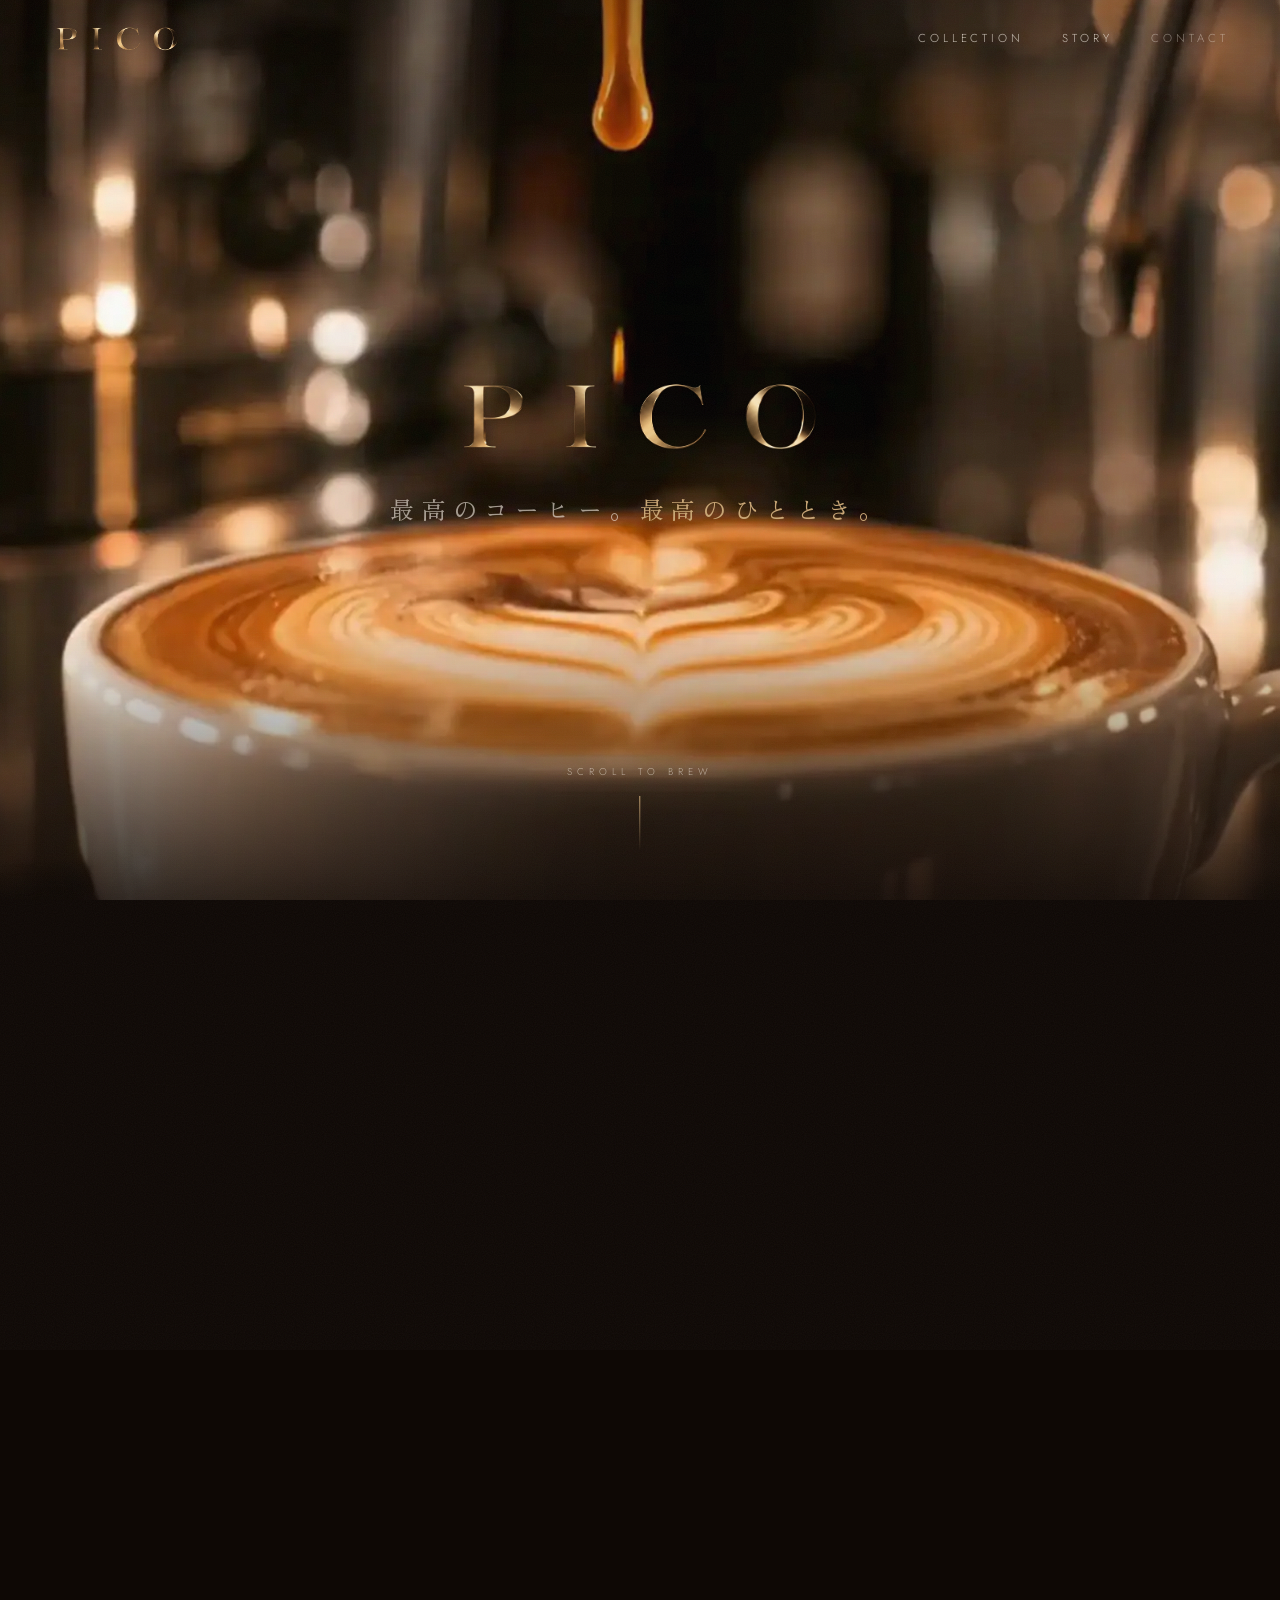
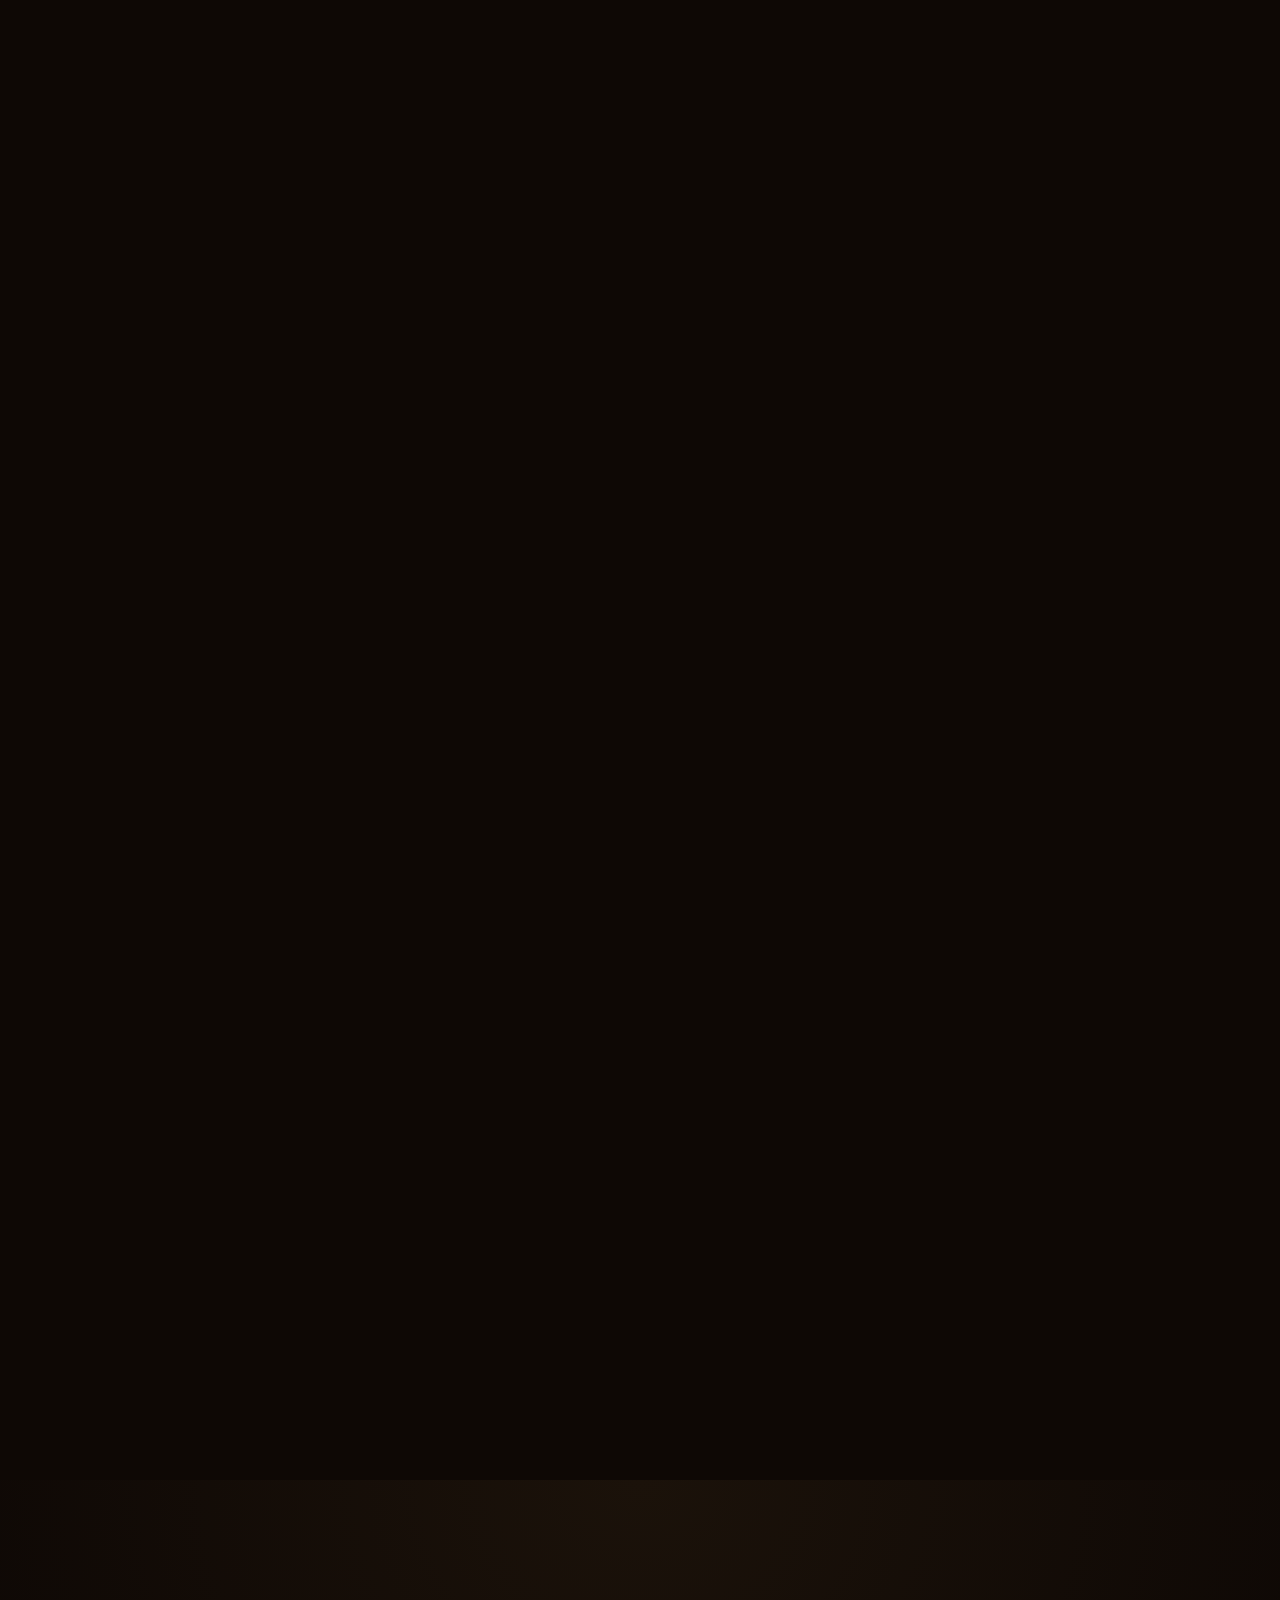
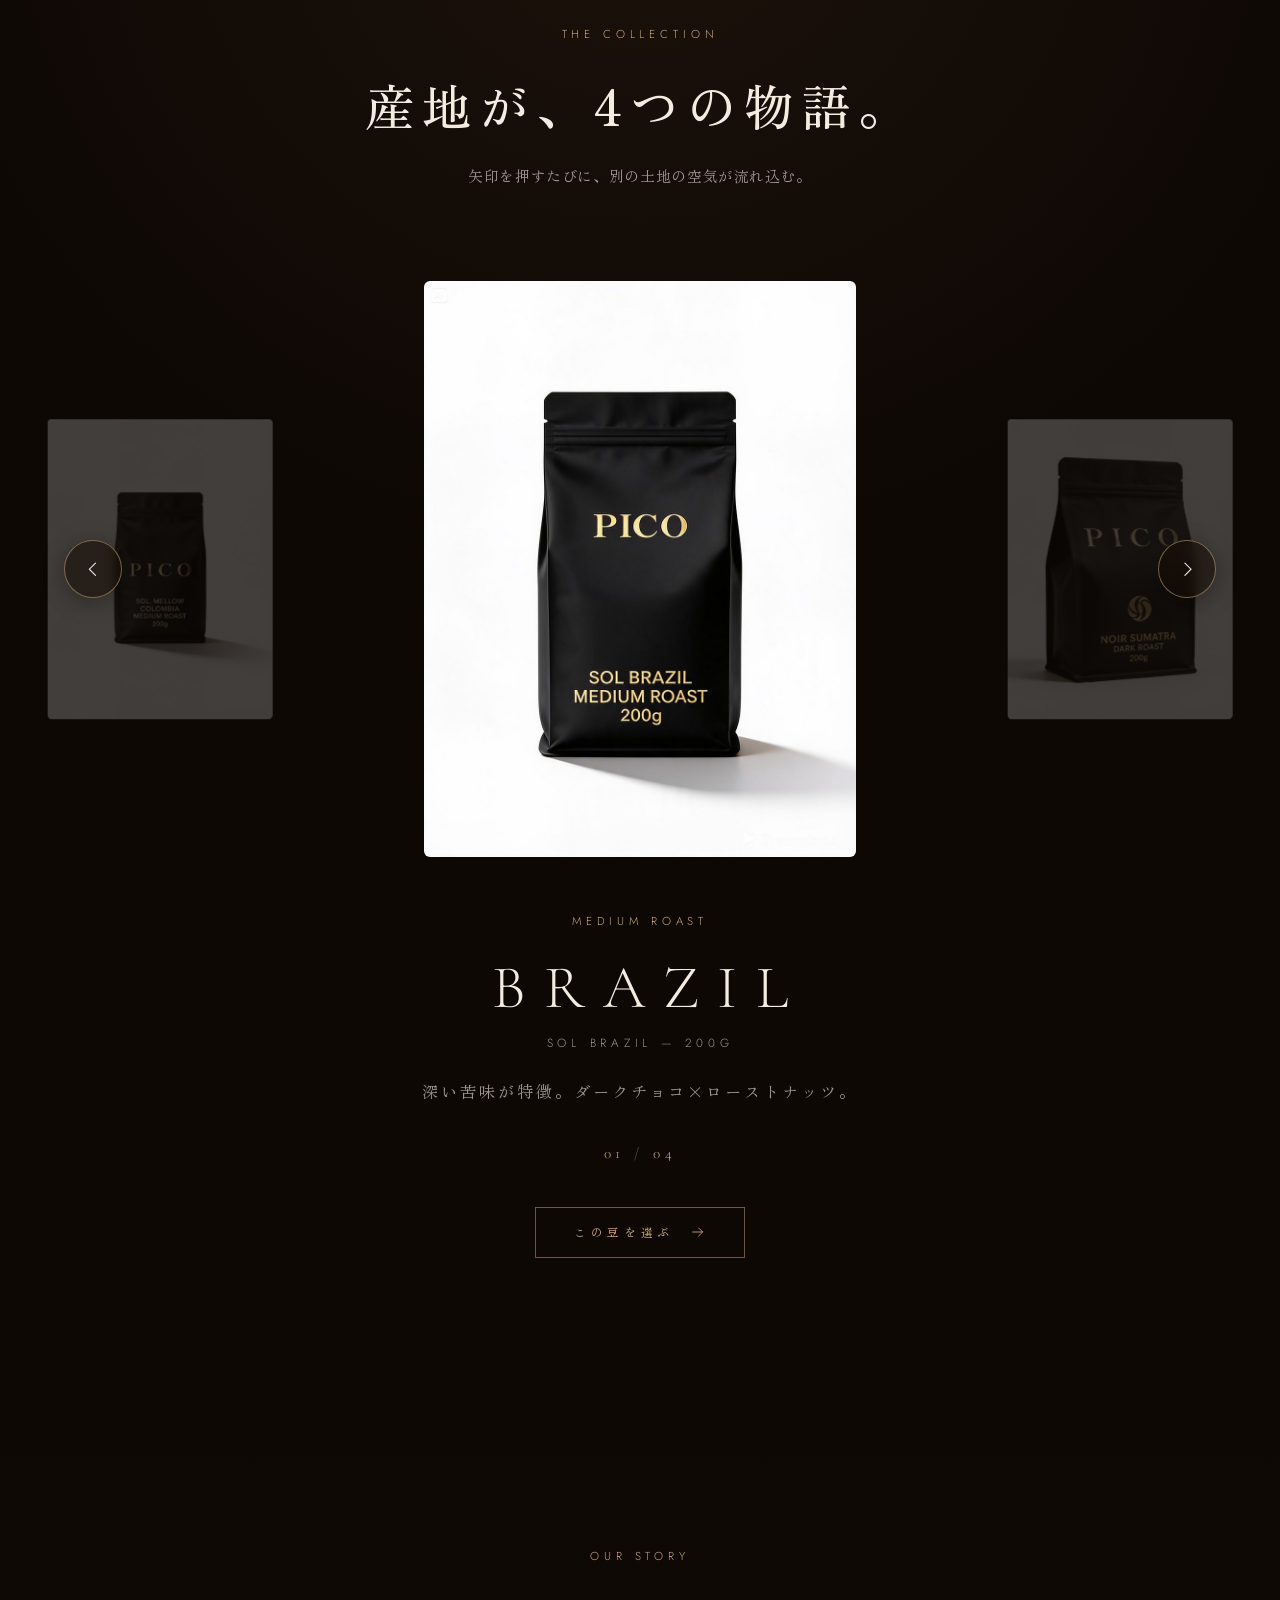
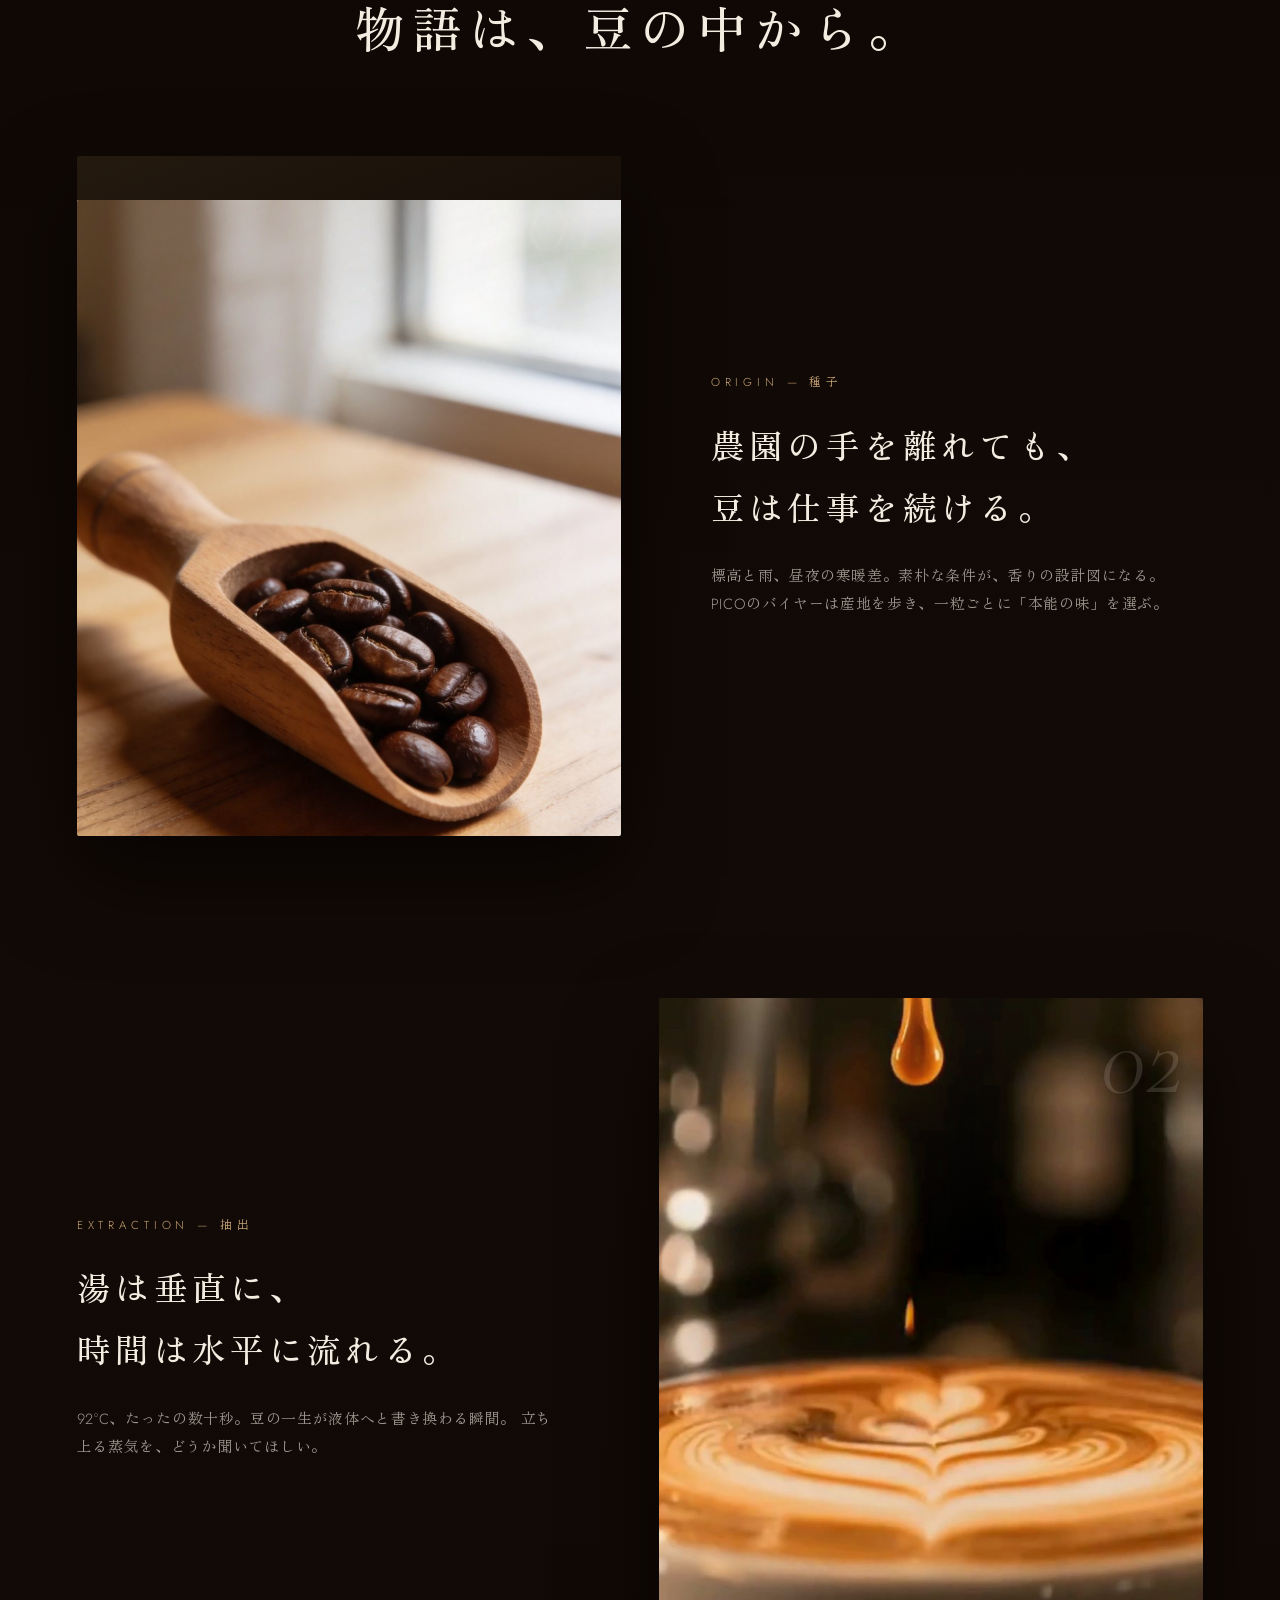
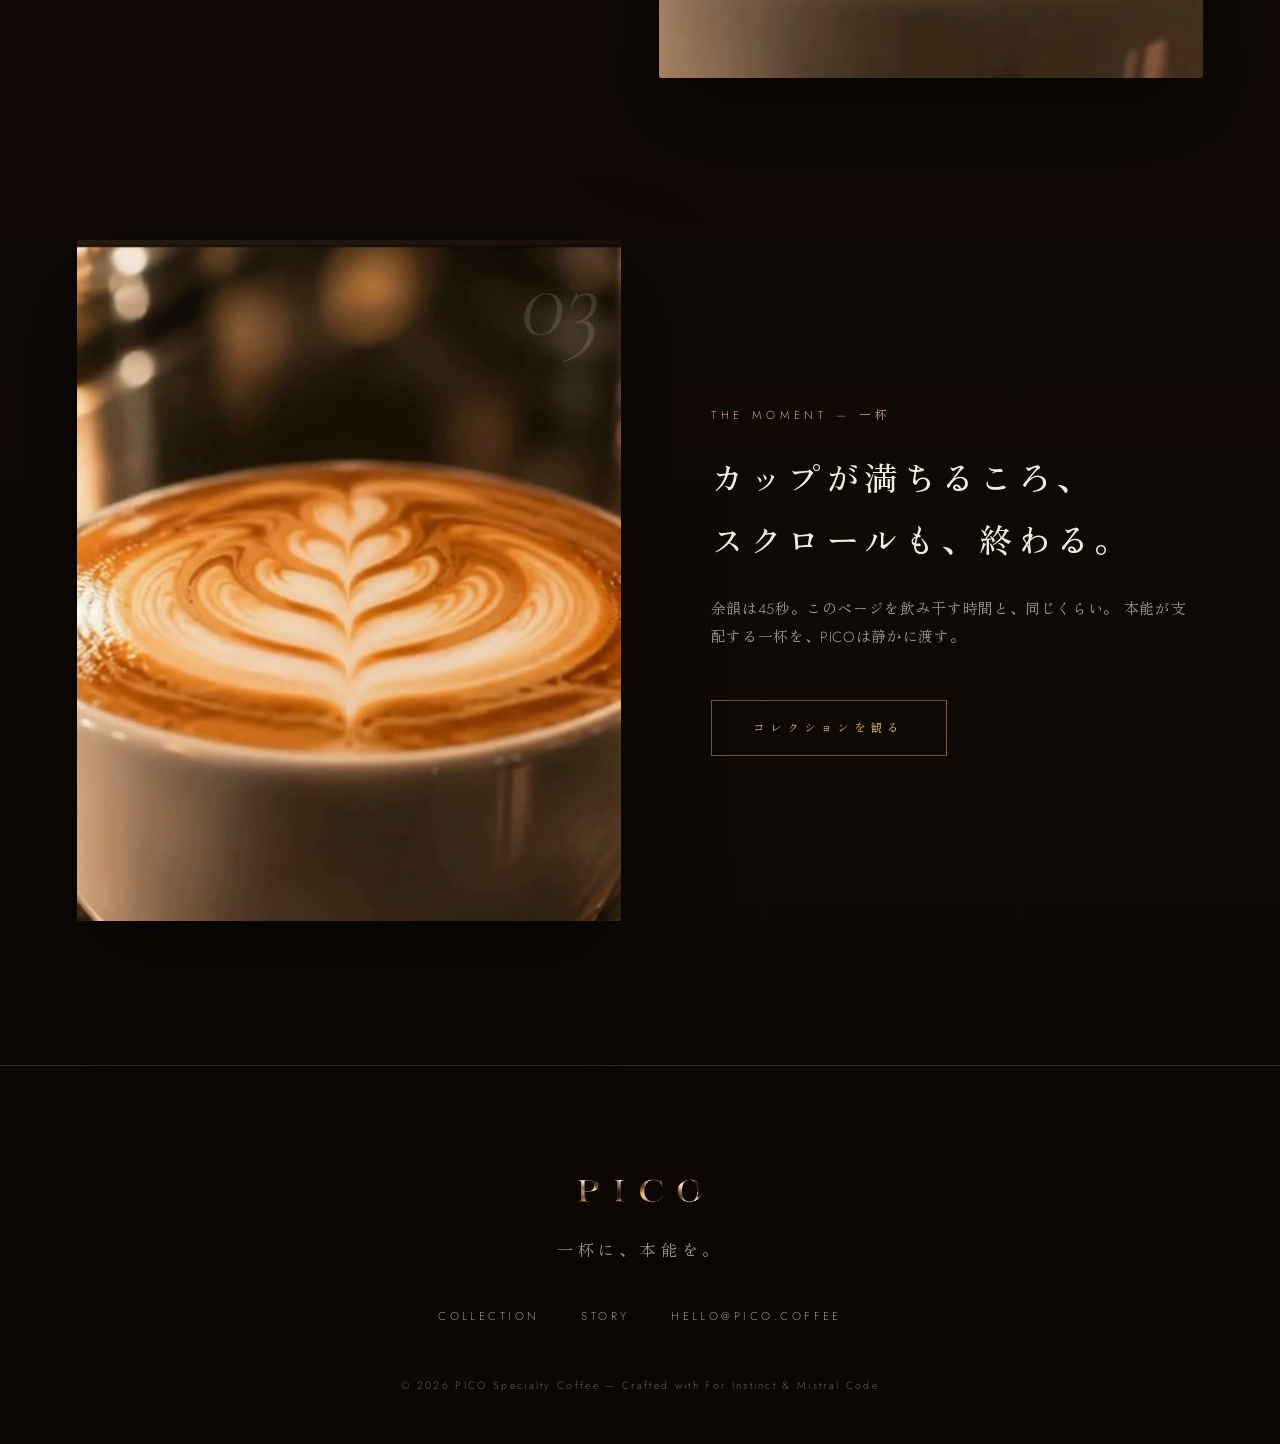
<file: index.html>
<!doctype html>
<html lang="ja" class="is-loading">
<head>
  <meta charset="utf-8" />
  <meta name="viewport" content="width=device-width, initial-scale=1, viewport-fit=cover" />
  <title>PICO — Specialty Coffee</title>
  <meta name="description" content="PICO — 一杯に、本能を。スクロールとともに淹れる、没入型コーヒー体験。" />
  <meta name="theme-color" content="#0e0805" />
  <link rel="preconnect" href="https://fonts.googleapis.com" />
  <link rel="preconnect" href="https://fonts.gstatic.com" crossorigin />
  <link href="https://fonts.googleapis.com/css2?family=Cormorant+Garamond:ital,wght@0,300;0,400;0,500;1,300&family=Jost:wght@300;400;500&family=Zen+Old+Mincho:wght@400;500&display=swap" rel="stylesheet" />
  <link rel="stylesheet" href="css/style.css" />
  <link rel="icon" href="assets/img/PICO.png" />
  <noscript><style>html.is-loading{overflow:auto}.preloader{display:none}</style></noscript>
</head>
<body>
  <!-- 0. PRELOADER — holds the stage until the first frames are decoded -->
  <div class="preloader" id="preloader">
    <div class="preloader__panel preloader__panel--top"></div>
    <div class="preloader__panel preloader__panel--bottom"></div>
    <div class="preloader__inner">
      <svg class="preloader__bean" viewBox="0 0 64 92" aria-hidden="true">
        <defs>
          <clipPath id="beanClip"><path d="M32 4C46 4 57 21 57 46S46 88 32 88 7 71 7 46 18 4 32 4Z" /></clipPath>
        </defs>
        <g clip-path="url(#beanClip)">
          <rect class="preloader__fill" id="preloaderFill" x="0" y="0" width="64" height="92" />
        </g>
        <path class="preloader__outline" d="M32 4C46 4 57 21 57 46S46 88 32 88 7 71 7 46 18 4 32 4Z" />
        <path class="preloader__crease" d="M32 8C25 22 25 32 32 46s7 24 0 38" />
      </svg>
      <p class="preloader__label">Brewing</p>
    </div>
  </div>

  <div class="grain" aria-hidden="true"></div>
  <div class="scroll-progress" aria-hidden="true"><span id="progressBar"></span></div>

  <header class="site-nav" id="siteNav" data-nav>
    <a class="brand" href="#top" aria-label="PICO トップへ"><img src="assets/img/PICO-metal-trim.png" alt="PICO" width="959" height="244" /></a>
    <nav>
      <a href="#collection">Collection</a>
      <a href="#story">Story</a>
      <a href="mailto:hello@pico.coffee" class="muted">Contact</a>
    </nav>
  </header>

  <!-- 1. OPENING / 2. SCROLL-SCRUBBED FRAME SEQUENCE -->
  <section class="hero" id="top">
    <div class="hero-stage" id="heroStage">
      <div class="hero-pin">
        <img
          id="heroFrame"
          class="hero-frame"
          src="assets/img/frames/f0001.webp"
          alt=""
          draggable="false"
          width="1920"
          height="1080"
          fetchpriority="high"
        />
        <div class="hero-vignette" aria-hidden="true"></div>

        <div class="hero-logo" id="heroLogo">
          <img src="assets/img/PICO-metal-trim.png" alt="PICO" draggable="false" width="959" height="244" />
          <p class="hero-tag">最高のコーヒー。<em>最高のひととき。</em></p>
        </div>

        <div class="scroll-hint" id="scrollHint" aria-hidden="true">
          <span class="scroll-hint__label">Scroll to Brew</span>
          <span class="scroll-hint__line"></span>
        </div>
      </div>
    </div>
  </section>

  <!-- 3. COFFEE CAROUSEL -->
  <section class="collection" id="collection">
    <header class="section-head reveal">
      <p class="eyebrow">The Collection</p>
      <h2>産地が、<span class="numeral">4</span>つの物語。</h2>
      <p class="lead">矢印を押すたびに、別の土地の空気が流れ込む。</p>
    </header>

    <div class="carousel" id="carousel" aria-roledescription="carousel" aria-label="PICO products">
      <button class="arrow arrow--prev" id="prevBtn" aria-label="前の商品">
        <svg viewBox="0 0 24 24" fill="none"><path d="M15 4 7 12l8 8" stroke="currentColor" stroke-width="1.4" stroke-linecap="round"/></svg>
      </button>

      <div class="carousel-stage">
        <figure class="slot slot--prev" id="slotPrev" aria-hidden="true"><img src="assets/img/products/colombia.jpg" alt="" draggable="false" width="900" height="1200" /></figure>
        <figure class="slot slot--current" id="slotCurrent"><img src="assets/img/products/brazil.jpg" alt="" draggable="false" width="900" height="1200" /></figure>
        <figure class="slot slot--next" id="slotNext" aria-hidden="true"><img src="assets/img/products/sumatra.jpg" alt="" draggable="false" width="900" height="1200" /></figure>
      </div>

      <button class="arrow arrow--next" id="nextBtn" aria-label="次の商品">
        <svg viewBox="0 0 24 24" fill="none"><path d="m9 4 8 8-8 8" stroke="currentColor" stroke-width="1.4" stroke-linecap="round"/></svg>
      </button>
    </div>

    <div class="product-meta reveal" aria-live="polite">
      <p class="eyebrow" id="productRoast">MEDIUM ROAST</p>
      <h3 class="product-origin" id="productOrigin">BRAZIL</h3>
      <p class="product-name" id="productName">SOL BRAZIL — 200g</p>
      <p class="product-note" id="productNote">深い苦味が特徴。<br />ダークチョコ×ローストナッツ。</p>
      <div class="product-cursor" id="productCursor">
        <span>01</span><i>/</i><span>04</span>
      </div>
      <button class="select-bean" id="selectBean" type="button">
        <span>この豆を選ぶ</span>
        <svg viewBox="0 0 24 24" fill="none" aria-hidden="true"><path d="M4 12h15M13 6l6 6-6 6" stroke="currentColor" stroke-width="1.3" stroke-linecap="round" stroke-linejoin="round" /></svg>
      </button>
    </div>
  </section>

  <!-- 5. STORY -->
  <section class="story" id="story">
    <header class="section-head section-head--center reveal">
      <p class="eyebrow">Our Story</p>
      <h2>物語は、豆の中から。</h2>
    </header>

    <article class="chapter">
      <div class="chapter-media" data-parallax="0.10">
        <img src="assets/img/story/beans.jpg" alt="木のスコップに盛られた焙煎豆" loading="lazy" decoding="async" width="1200" height="1600" />
        <span class="chapter-no numeral">01</span>
      </div>
      <div class="chapter-text reveal">
        <p class="eyebrow">Origin — 種子</p>
        <h3>農園の手を離れても、<br />豆は仕事を続ける。</h3>
        <p>
          標高と雨、昼夜の寒暖差。素朴な条件が、香りの設計図になる。
          PICOのバイヤーは産地を歩き、一粒ごとに「本能の味」を選ぶ。
        </p>
      </div>
    </article>

    <article class="chapter chapter--flip">
      <div class="chapter-media" data-parallax="0.10">
        <img src="assets/img/story/extraction.jpg" alt="マシンから滴り落ちるエスプレッソ" loading="lazy" decoding="async" width="1920" height="1080" />
        <span class="chapter-no numeral">02</span>
      </div>
      <div class="chapter-text reveal">
        <p class="eyebrow">Extraction — 抽出</p>
        <h3>湯は垂直に、<br />時間は水平に流れる。</h3>
        <p>
          92°C、たったの数十秒。豆の一生が液体へと書き換わる瞬間。
          立ち上る蒸気を、どうか聞いてほしい。
        </p>
      </div>
    </article>

    <article class="chapter">
      <div class="chapter-media" data-parallax="0.10">
        <img src="assets/img/story/cup.jpg" alt="滴を受け止めたカップ" loading="lazy" decoding="async" width="1920" height="1080" />
        <span class="chapter-no numeral">03</span>
      </div>
      <div class="chapter-text reveal">
        <p class="eyebrow">The Moment — 一杯</p>
        <h3>カップが満ちるころ、<br />スクロールも、終わる。</h3>
        <p>
          余韻は45秒。このページを飲み干す時間と、同じくらい。
          本能が支配する一杯を、PICOは静かに渡す。
        </p>
        <a class="cta" href="#collection">コレクションを観る</a>
      </div>
    </article>
  </section>

  <footer class="site-footer" id="footer">
    <img class="footer-logo" src="assets/img/PICO-metal-trim.png" alt="PICO" width="959" height="244" />
    <p class="footer-tag">一杯に、本能を。</p>
    <nav class="footer-nav">
      <a href="#collection">Collection</a>
      <a href="#story">Story</a>
      <a href="mailto:hello@pico.coffee">hello@pico.coffee</a>
    </nav>
    <p class="footer-fine">&copy; <span id="year"></span> PICO Specialty Coffee — Crafted with For Instinct &amp; Mistral Code</p>
  </footer>

  <!-- 4. EXTRACTION DRAWER — slides in from the right edge -->
  <div class="drawer-scrim" id="drawerScrim" aria-hidden="true"></div>
  <aside class="bean-drawer" id="beanDrawer" role="dialog" aria-modal="true" aria-labelledby="drawerTitle" aria-hidden="true">
    <button class="drawer-close" id="drawerClose" type="button" aria-label="閉じる">
      <svg viewBox="0 0 24 24" fill="none" aria-hidden="true"><path d="M6 6l12 12M18 6 6 18" stroke="currentColor" stroke-width="1.3" stroke-linecap="round" /></svg>
    </button>
    <div class="bean-drawer__inner">
      <p class="eyebrow" id="drawerRoast">MEDIUM ROAST</p>
      <h3 class="bean-drawer__title" id="drawerTitle">BRAZIL</h3>
      <p class="bean-drawer__name" id="drawerName">SOL BRAZIL — 200g</p>
      <figure class="bean-drawer__media">
        <img id="drawerImage" src="assets/img/products/brazil.jpg" alt="" width="900" height="1200" />
      </figure>
      <dl class="bean-drawer__specs">
        <div class="spec">
          <dt>Flavor</dt>
          <dd id="drawerNote">深い苦味が特徴。ダークチョコ×ローストナッツ。</dd>
        </div>
        <div class="spec">
          <dt>Roast</dt>
          <dd>
            <span class="roast-meter" aria-hidden="true"><i id="roastMeter"></i></span>
            <span id="drawerRoastText">MEDIUM</span>
          </dd>
        </div>
      </dl>
    </div>
  </aside>

  <script src="js/main.js"></script>
</body>
</html>
</file>
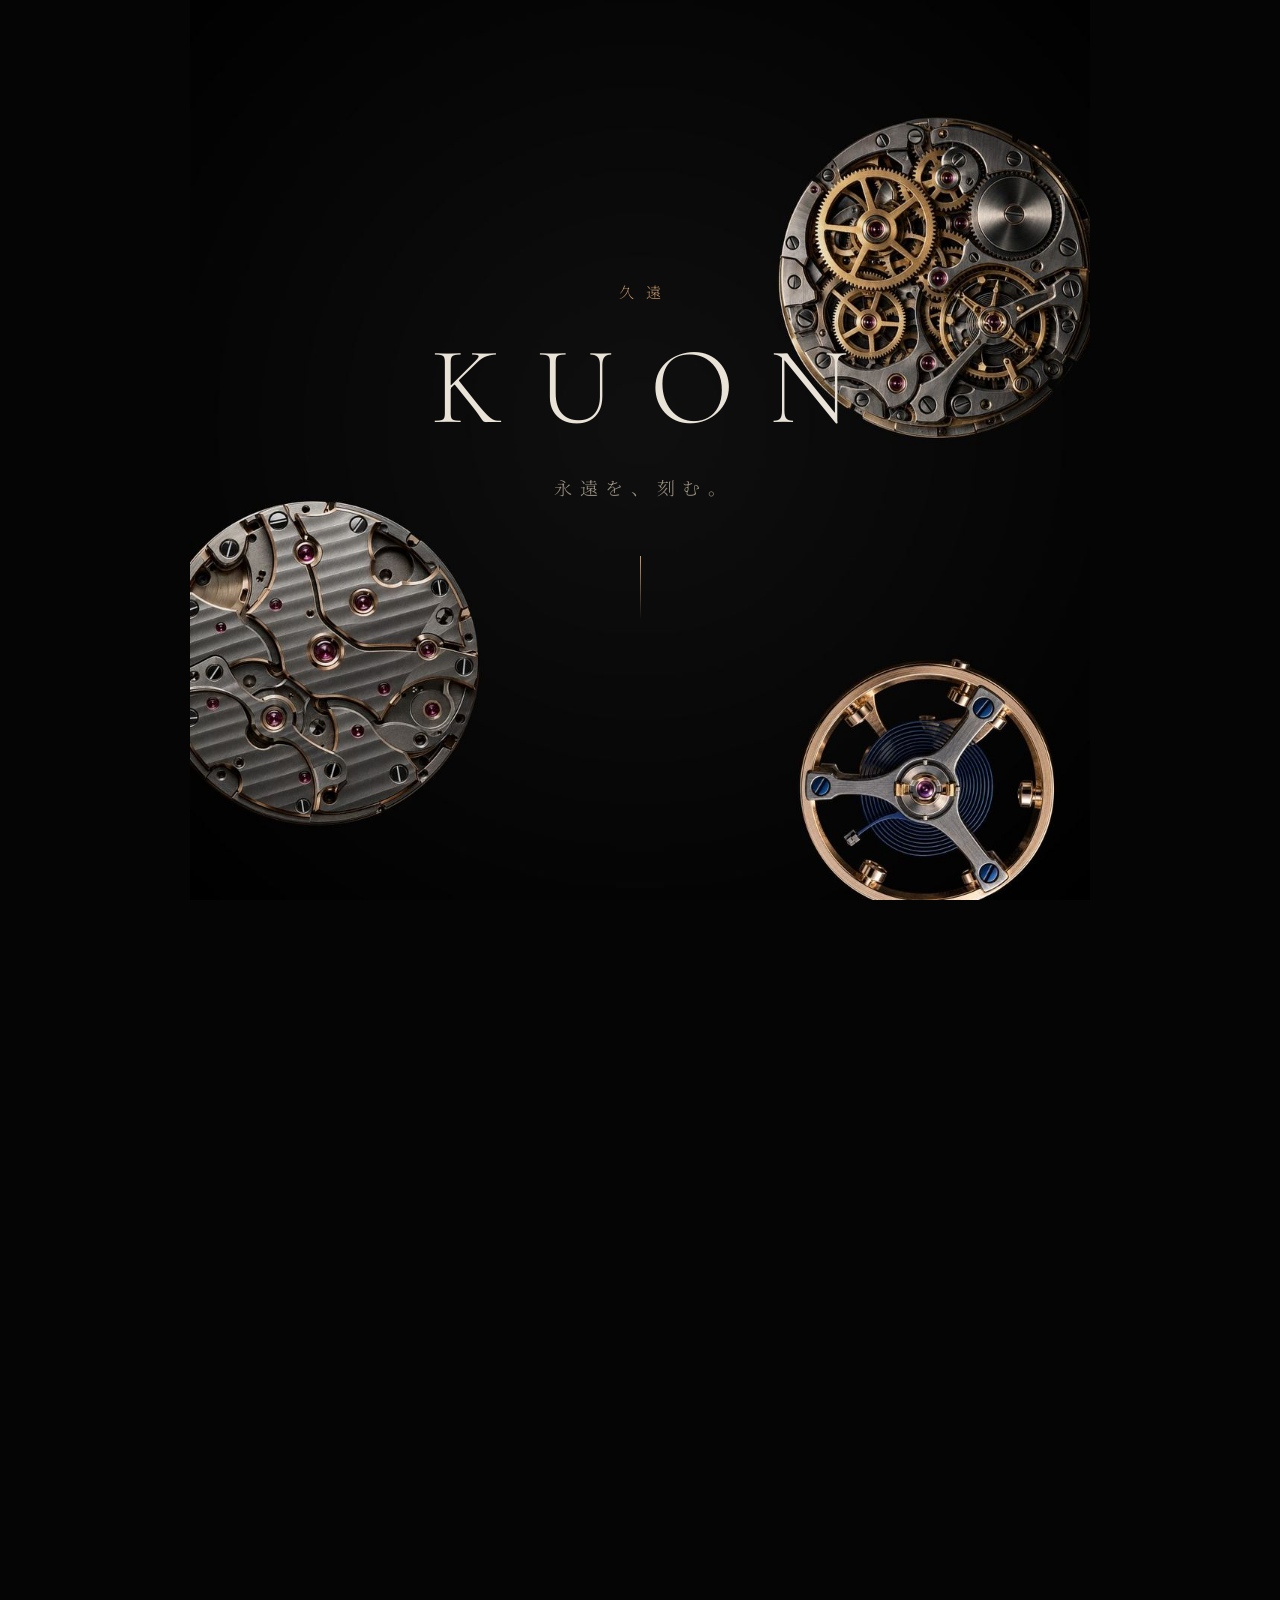
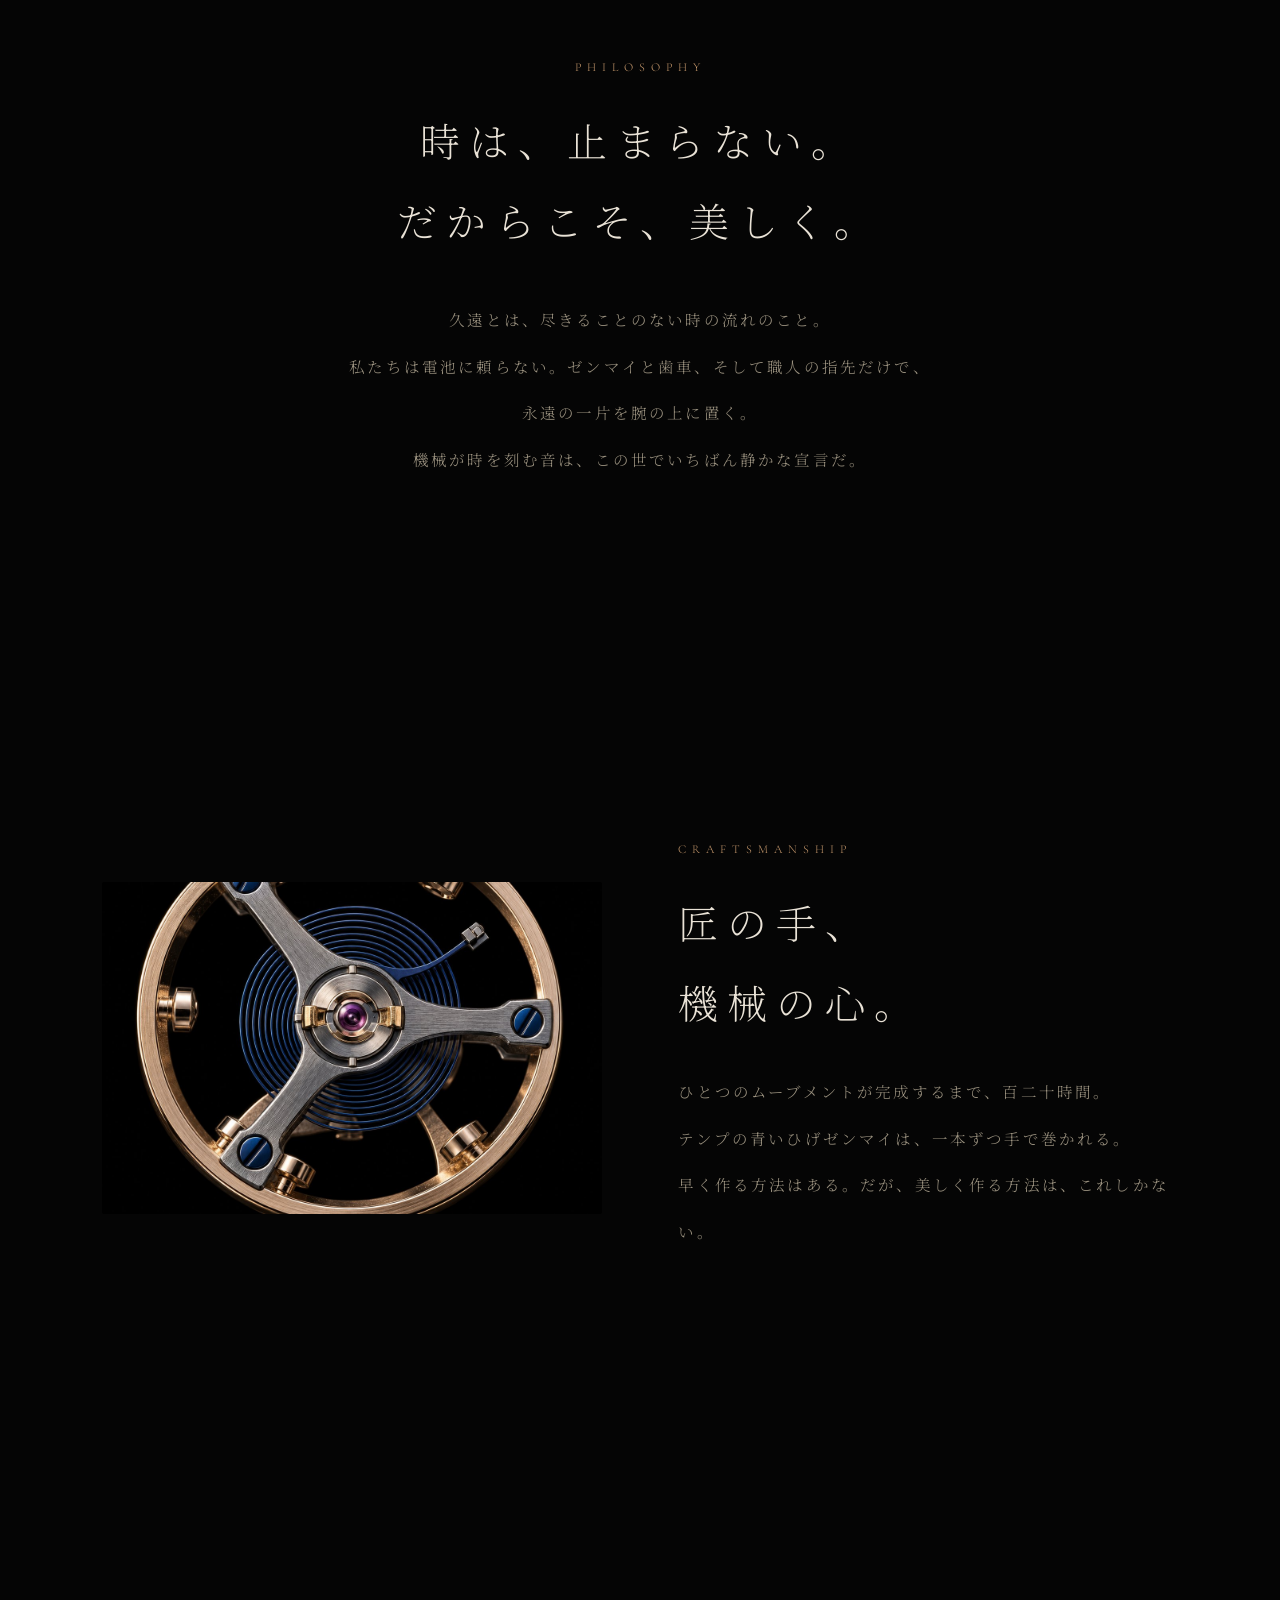
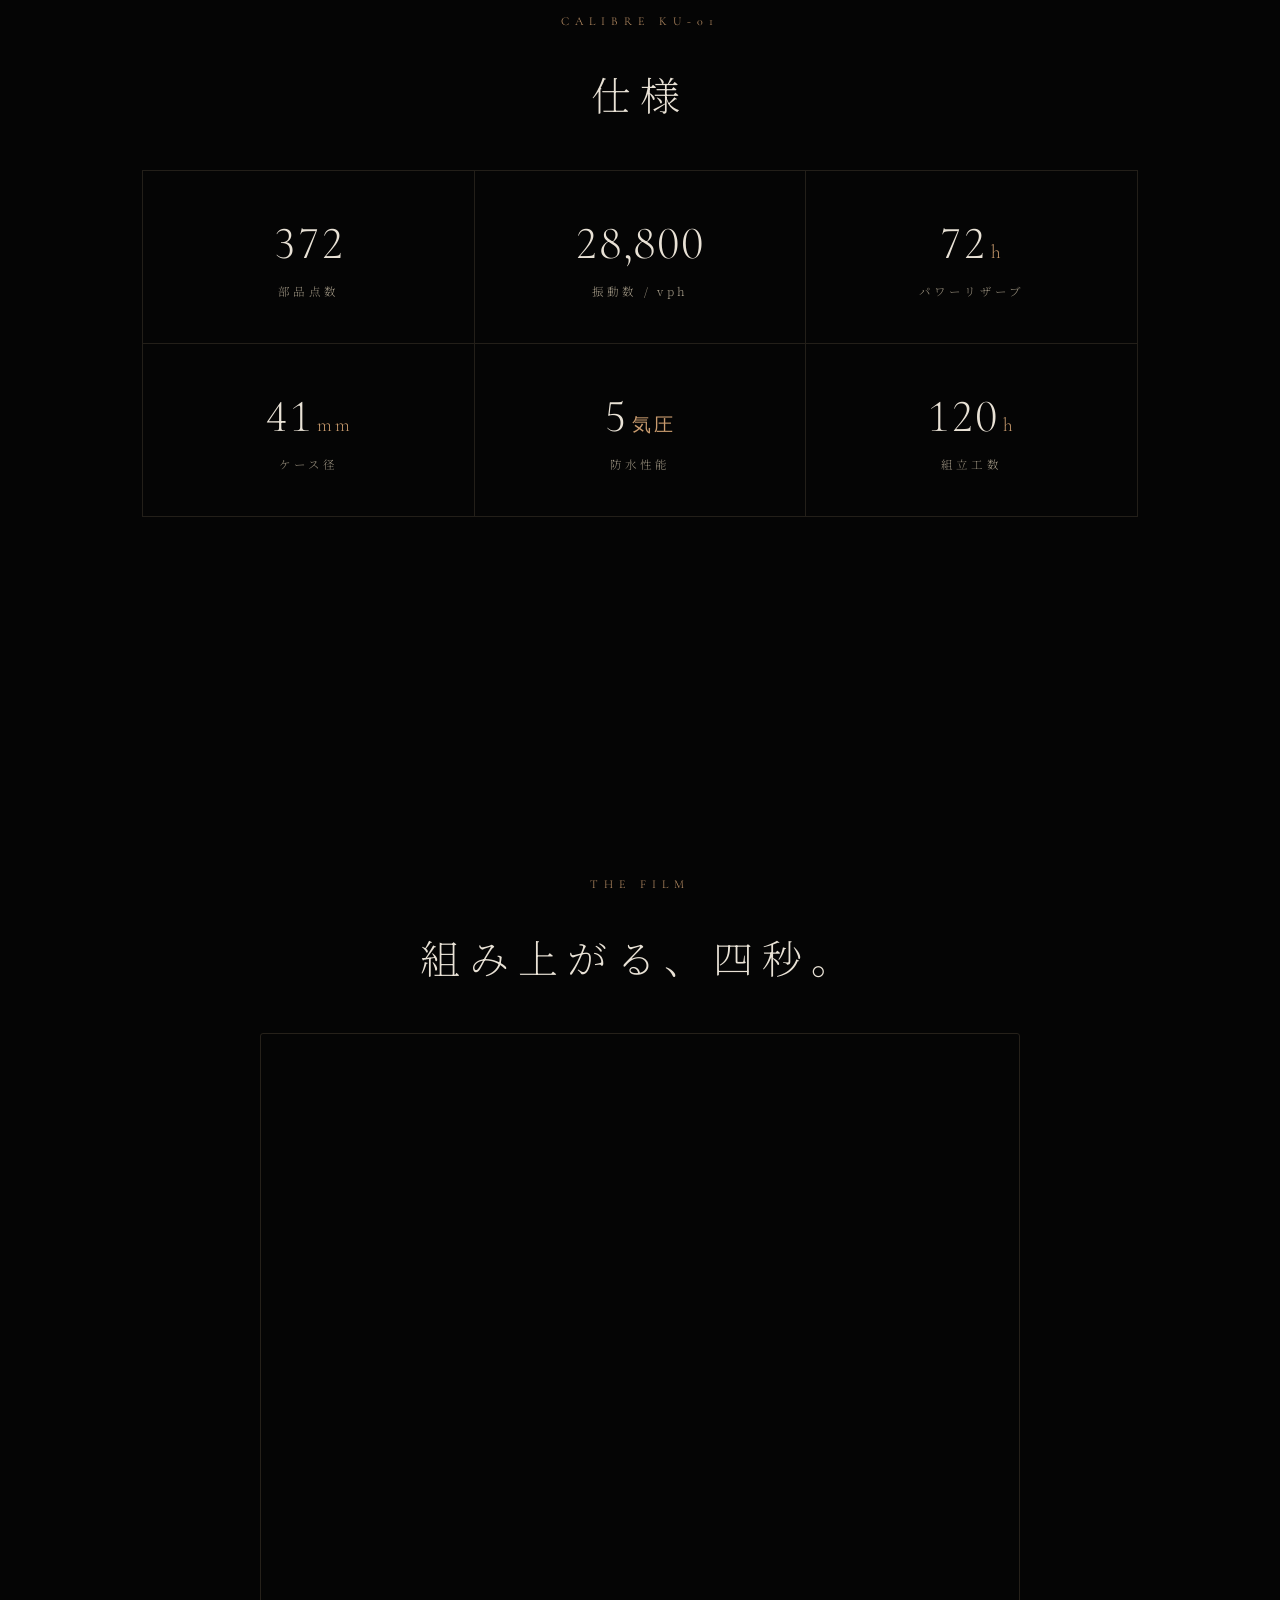
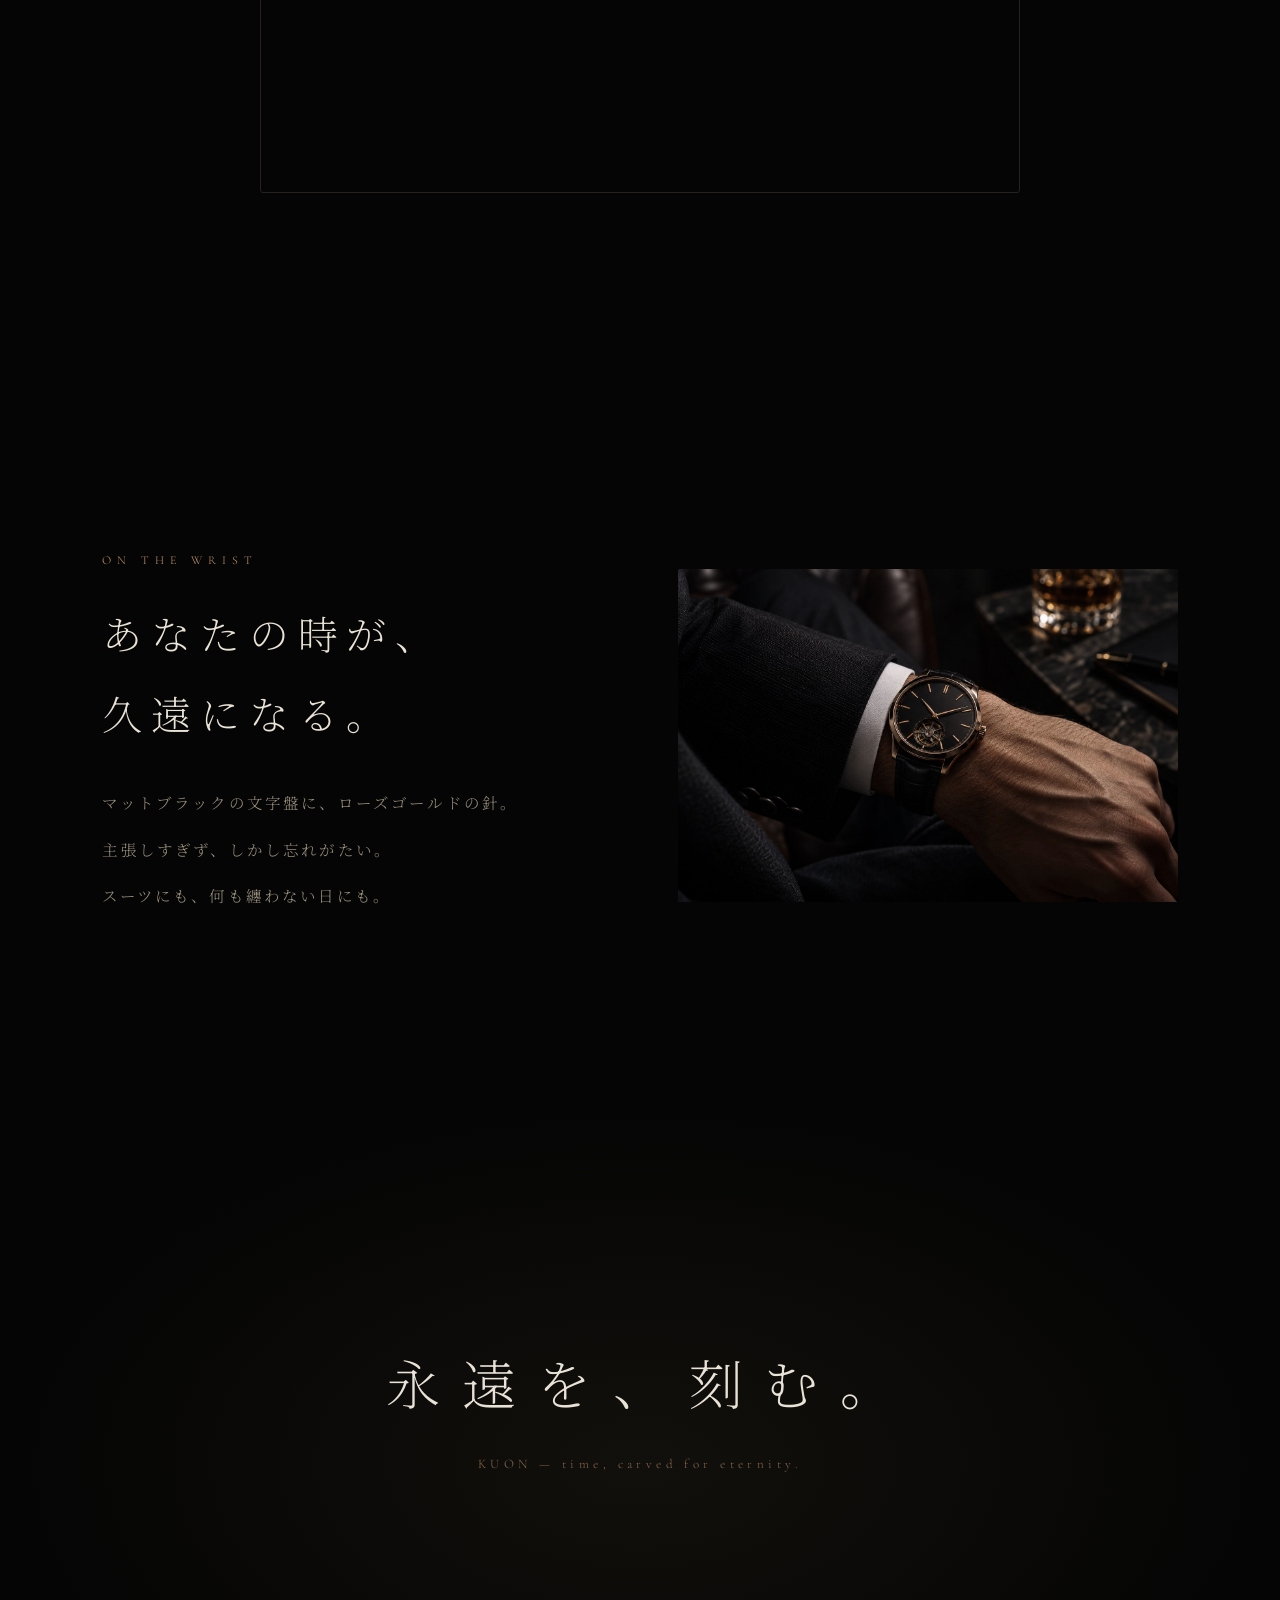
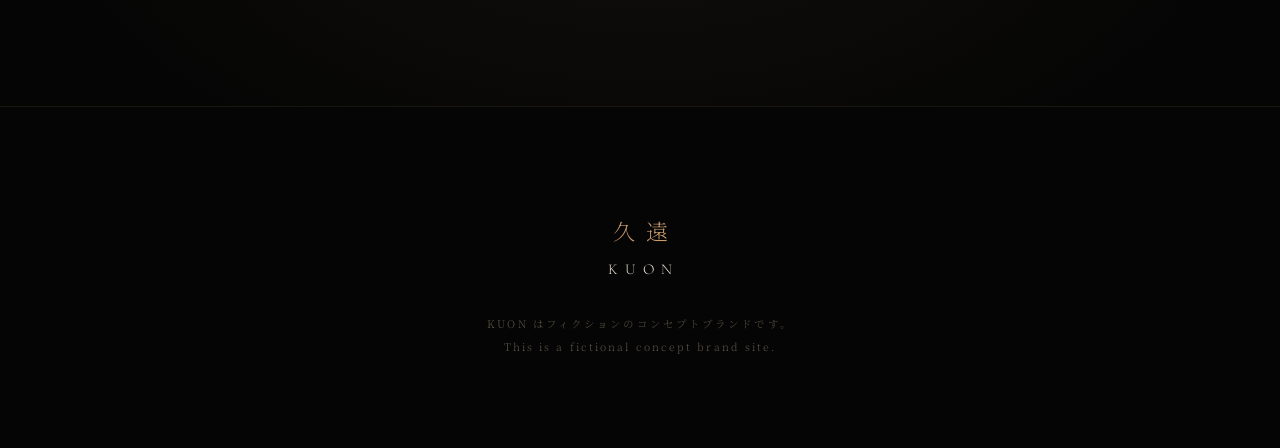
<file: kuon/index.html>
<!DOCTYPE html>
<html lang="ja">
<head>
<meta charset="UTF-8">
<meta name="viewport" content="width=device-width, initial-scale=1.0, viewport-fit=cover">
<title>KUON 久遠 — 永遠を、刻む。</title>
<meta name="description" content="KUON 久遠。372の部品がひとつの鼓動になる、機械式時計のコンセプトブランドサイト。">
<link rel="icon" href="media/100-favicon.png">
<link rel="preconnect" href="https://fonts.googleapis.com">
<link rel="preconnect" href="https://fonts.gstatic.com" crossorigin>
<link href="https://fonts.googleapis.com/css2?family=Cormorant+Garamond:wght@300;400;500&family=Noto+Serif+JP:wght@200;300;400&display=swap" rel="stylesheet">
<link rel="stylesheet" href="style.css?v=4">
</head>
<body>

<!-- loading -->
<div id="loader">
  <div class="loader-mark">久遠</div>
  <div class="loader-bar"><span id="loaderFill"></span></div>
  <div class="loader-pct" id="loaderPct">0%</div>
</div>

<!-- scroll-driven assembly -->
<section id="scrolly">
  <div class="sticky">
    <canvas id="stage"></canvas>

    <div class="cap cap-hero" data-from="0.00" data-to="0.085">
      <div class="hero-kanji">久遠</div>
      <h1 class="hero-logo">KUON</h1>
      <p class="hero-tag">永遠を、刻む。</p>
      <div class="scroll-hint"><span></span></div>
    </div>

    <div class="cap cap-side left" data-from="0.20" data-to="0.38">
      <p class="cap-num">01</p>
      <p class="cap-line">三百七十二の部品。</p>
    </div>

    <div class="cap cap-side right" data-from="0.44" data-to="0.58">
      <p class="cap-num">02</p>
      <p class="cap-line">それが、ひとつの鼓動になる。</p>
    </div>

    <div class="cap cap-side left" data-from="0.62" data-to="0.76">
      <p class="cap-num">03</p>
      <p class="cap-line">キャリバー KU-01。</p>
    </div>

    <div class="cap cap-final" data-from="0.90" data-to="1.06">
      <p class="final-line">久遠、ここに完成。</p>
    </div>
  </div>
</section>

<!-- philosophy -->
<section class="block philosophy reveal">
  <p class="kicker">PHILOSOPHY</p>
  <h2>時は、止まらない。<br>だからこそ、美しく。</h2>
  <p class="body">久遠とは、尽きることのない時の流れのこと。<br>
  私たちは電池に頼らない。ゼンマイと歯車、そして職人の指先だけで、<br class="sp-hide">
  永遠の一片を腕の上に置く。<br>
  機械が時を刻む音は、この世でいちばん静かな宣言だ。</p>
</section>

<!-- craft -->
<section class="block split reveal">
  <figure class="split-img"><img src="media/97-craft.jpg" alt="職人がムーブメントを組み立てる様子" loading="lazy"></figure>
  <div class="split-txt">
    <p class="kicker">CRAFTSMANSHIP</p>
    <h2>匠の手、<br>機械の心。</h2>
    <p class="body">ひとつのムーブメントが完成するまで、百二十時間。<br>
    テンプの青いひげゼンマイは、一本ずつ手で巻かれる。<br>
    早く作る方法はある。だが、美しく作る方法は、これしかない。</p>
  </div>
</section>

<!-- calibre -->
<section class="block calibre reveal">
  <p class="kicker">CALIBRE KU-01</p>
  <h2>仕様</h2>
  <div class="spec-grid">
    <div class="spec"><p class="spec-v">372</p><p class="spec-k">部品点数</p></div>
    <div class="spec"><p class="spec-v">28,800</p><p class="spec-k">振動数 / vph</p></div>
    <div class="spec"><p class="spec-v">72<span class="unit">h</span></p><p class="spec-k">パワーリザーブ</p></div>
    <div class="spec"><p class="spec-v">41<span class="unit">mm</span></p><p class="spec-k">ケース径</p></div>
    <div class="spec"><p class="spec-v">5<span class="unit">気圧</span></p><p class="spec-k">防水性能</p></div>
    <div class="spec"><p class="spec-v">120<span class="unit">h</span></p><p class="spec-k">組立工数</p></div>
  </div>
</section>

<!-- film -->
<section class="block film reveal">
  <p class="kicker">THE FILM</p>
  <h2>組み上がる、四秒。</h2>
  <div class="film-wrap">
    <video src="media/98-kuon-assembly.mp4" autoplay muted loop playsinline></video>
  </div>
</section>

<!-- wrist -->
<section class="block split rev reveal">
  <figure class="split-img"><img src="media/99-wrist.jpg" alt="KUONを着けた手首" loading="lazy"></figure>
  <div class="split-txt">
    <p class="kicker">ON THE WRIST</p>
    <h2>あなたの時が、<br>久遠になる。</h2>
    <p class="body">マットブラックの文字盤に、ローズゴールドの針。<br>
    主張しすぎず、しかし忘れがたい。<br>
    スーツにも、何も纏わない日にも。</p>
  </div>
</section>

<!-- closing band -->
<section class="band reveal">
  <p class="band-line">永遠を、刻む。</p>
  <p class="band-sub">KUON — time, carved for eternity.</p>
</section>

<footer>
  <div class="foot-mark">久遠</div>
  <p class="foot-logo">KUON</p>
  <p class="foot-note">KUON はフィクションのコンセプトブランドです。<br>This is a fictional concept brand site.</p>
</footer>

<script src="main.js?v=4"></script>
</body>
</html>
</file>
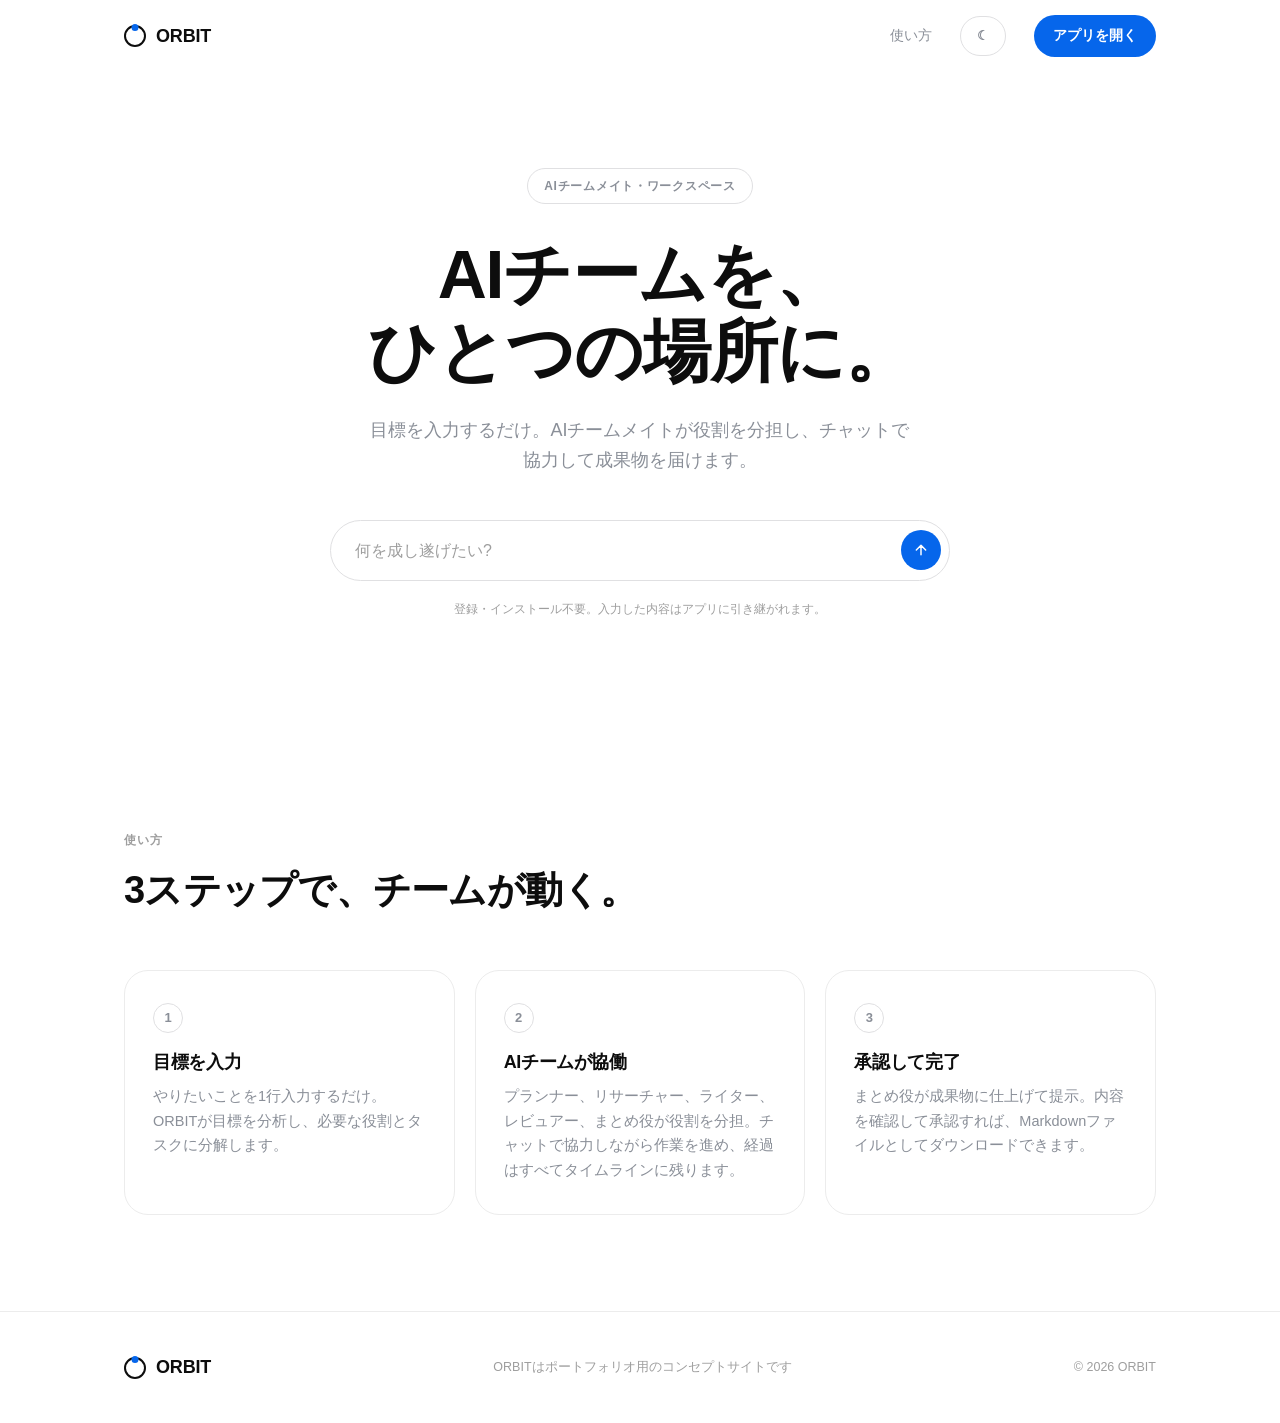
<file: orbit/index.html>
<!DOCTYPE html>
<html lang="ja">
<head>
  <meta charset="UTF-8">
  <meta name="viewport" content="width=device-width, initial-scale=1.0">
  <title>ORBIT | AIチームを、ひとつの場所に。</title>
  <meta name="description" content="ORBITは、目標を入力するだけでAIチームメイトが役割を分担し、チャットで協力して成果物を届けるワークスペースです。">
  <link rel="stylesheet" href="assets/style.css">
  <link rel="icon" href="data:image/svg+xml,%3Csvg xmlns='http://www.w3.org/2000/svg' viewBox='0 0 32 32'%3E%3Ccircle cx='16' cy='16' r='12' fill='none' stroke='%230b0b0f' stroke-width='3'/%3E%3Ccircle cx='16' cy='4' r='4.5' fill='%230666eb'/%3E%3C/svg%3E">
  <script>
    (function () {
      try {
        var t = localStorage.getItem("orbit_theme");
        if (t !== "dark" && t !== "light") {
          t = window.matchMedia && window.matchMedia("(prefers-color-scheme: dark)").matches ? "dark" : "light";
        }
        document.documentElement.setAttribute("data-theme", t);
      } catch (e) {
        document.documentElement.setAttribute("data-theme", "light");
      }
    })();
  </script>
</head>
<body>

  <section class="lp-hero">
    <div class="container">
      <nav class="lp-nav" aria-label="メインナビゲーション">
        <a class="logo" href="./">
          <span class="logo-mark" aria-hidden="true"></span>
          ORBIT
        </a>
        <div class="lp-nav-links">
          <a href="#how">使い方</a>
          <button class="theme-btn" id="lpThemeToggle" type="button">
            <span id="lpThemeIcon" aria-hidden="true">☾</span>
          </button>
          <a class="btn btn-primary btn-sm" href="app/">アプリを開く</a>
        </div>
      </nav>

      <div class="hero-inner">
        <span class="hero-badge">AIチームメイト・ワークスペース</span>
        <h1>AIチームを、<br>ひとつの場所に。</h1>
        <p class="lead">目標を入力するだけ。AIチームメイトが役割を分担し、チャットで協力して成果物を届けます。</p>
        <form class="lp-composer" id="lpForm" style="margin-top: 44px;">
          <input type="text" id="lpGoal" placeholder="何を成し遂げたい?" autocomplete="off">
          <button class="lp-send" type="submit" aria-label="アプリへ進む">
            <svg width="16" height="16" viewBox="0 0 24 24" fill="none" stroke="currentColor" stroke-width="2.2" stroke-linecap="round" stroke-linejoin="round"><path d="M12 19V5M5 12l7-7 7 7"/></svg>
          </button>
        </form>
        <p class="hero-note">登録・インストール不要。入力した内容はアプリに引き継がれます。</p>
      </div>
    </div>
  </section>

  <section class="section" id="how">
    <div class="container">
      <div class="section-head reveal">
        <span class="eyebrow">使い方</span>
        <h2>3ステップで、チームが動く。</h2>
      </div>
      <div class="step-cards">
        <div class="step-card reveal">
          <span class="step-num">1</span>
          <h3>目標を入力</h3>
          <p>やりたいことを1行入力するだけ。ORBITが目標を分析し、必要な役割とタスクに分解します。</p>
        </div>
        <div class="step-card reveal">
          <span class="step-num">2</span>
          <h3>AIチームが協働</h3>
          <p>プランナー、リサーチャー、ライター、レビュアー、まとめ役が役割を分担。チャットで協力しながら作業を進め、経過はすべてタイムラインに残ります。</p>
        </div>
        <div class="step-card reveal">
          <span class="step-num">3</span>
          <h3>承認して完了</h3>
          <p>まとめ役が成果物に仕上げて提示。内容を確認して承認すれば、Markdownファイルとしてダウンロードできます。</p>
        </div>
      </div>
    </div>
  </section>

  <footer class="site-footer">
    <div class="container footer-inner">
      <a class="logo" href="./">
        <span class="logo-mark" aria-hidden="true"></span>
        ORBIT
      </a>
      <p>ORBITはポートフォリオ用のコンセプトサイトです</p>
      <p>© 2026 ORBIT</p>
    </div>
  </footer>

  <script>
    (function () {
      var themeKey = "orbit_theme";
      function currentTheme() {
        try {
          var stored = localStorage.getItem(themeKey);
          if (stored === "dark" || stored === "light") {
            return stored;
          }
        } catch (e) {}
        return window.matchMedia && window.matchMedia("(prefers-color-scheme: dark)").matches ? "dark" : "light";
      }
      function applyTheme(theme) {
        document.documentElement.setAttribute("data-theme", theme);
        document.getElementById("lpThemeIcon").textContent = theme === "dark" ? "☀" : "☾";
      }
      applyTheme(currentTheme());
      document.getElementById("lpThemeToggle").addEventListener("click", function () {
        var next = currentTheme() === "dark" ? "light" : "dark";
        try {
          localStorage.setItem(themeKey, next);
        } catch (e) {}
        applyTheme(next);
      });

      document.getElementById("lpForm").addEventListener("submit", function (e) {
        e.preventDefault();
        var value = document.getElementById("lpGoal").value.trim();
        window.location.href = value ? "app/?goal=" + encodeURIComponent(value) : "app/";
      });

      var targets = document.querySelectorAll(".reveal");
      if (!("IntersectionObserver" in window)) {
        targets.forEach(function (el) { el.classList.add("is-visible"); });
        return;
      }
      var observer = new IntersectionObserver(function (entries) {
        entries.forEach(function (entry) {
          if (entry.isIntersecting) {
            entry.target.classList.add("is-visible");
            observer.unobserve(entry.target);
          }
        });
      }, { threshold: 0.12 });
      targets.forEach(function (el) { observer.observe(el); });
    })();
  </script>

</body>
</html>
</file>
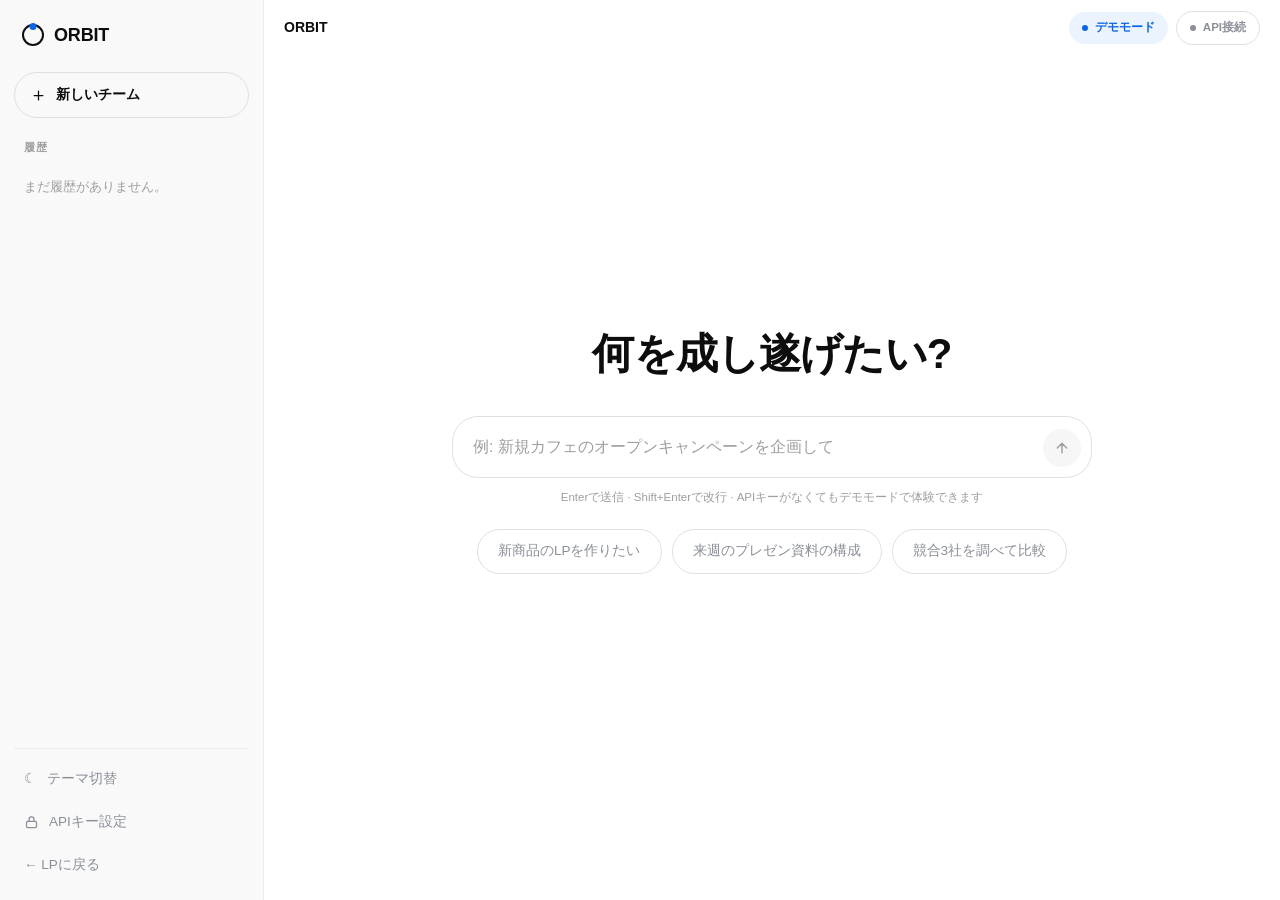
<file: orbit/app/index.html>
<!DOCTYPE html>
<html lang="ja">
<head>
  <meta charset="UTF-8">
  <meta name="viewport" content="width=device-width, initial-scale=1.0">
  <title>ORBIT ワークスペース | AIチームで成果物をつくる</title>
  <meta name="description" content="目標を入力すると、AIチームメイトが役割を分担して協働し、成果物を届けるORBITのワークスペースです。">
  <link rel="stylesheet" href="../assets/style.css">
  <link rel="icon" href="data:image/svg+xml,%3Csvg xmlns='http://www.w3.org/2000/svg' viewBox='0 0 32 32'%3E%3Ccircle cx='16' cy='16' r='12' fill='none' stroke='%230b0b0f' stroke-width='3'/%3E%3Ccircle cx='16' cy='4' r='4.5' fill='%230666eb'/%3E%3C/svg%3E">
  <script>
    (function () {
      try {
        var t = localStorage.getItem("orbit_theme");
        if (t === "dark" || t === "light") {
          document.documentElement.setAttribute("data-theme", t);
        }
      } catch (e) {}
    })();
  </script>
</head>
<body>

  <div class="app-layout">

    <aside class="sidebar" id="sidebar" aria-label="サイドバー">
      <div class="sidebar-head">
        <a class="logo" href="../">
          <span class="logo-mark" aria-hidden="true"></span>
          ORBIT
        </a>
      </div>

      <button class="btn-new" id="newTeamBtn" type="button">
        <svg width="15" height="15" viewBox="0 0 24 24" fill="none" stroke="currentColor" stroke-width="2" stroke-linecap="round"><path d="M12 5v14M5 12h14"/></svg>
        新しいチーム
      </button>

      <div class="side-label">履歴</div>
      <div class="session-scroll" id="sessionScroll">
        <div id="sessionList">
          <p class="session-empty" id="sessionEmpty">まだ履歴がありません。</p>
        </div>
      </div>

      <div class="sidebar-foot">
        <button class="side-btn" id="themeToggle" type="button">
          <span id="themeIcon" aria-hidden="true">☾</span>
          <span id="themeLabel">テーマ切替</span>
        </button>
        <button class="side-btn" id="openSettings" type="button">
          <svg width="15" height="15" viewBox="0 0 24 24" fill="none" stroke="currentColor" stroke-width="2" stroke-linecap="round" stroke-linejoin="round"><rect x="4" y="10" width="16" height="10" rx="2"/><path d="M8 10V7a4 4 0 0 1 8 0v3"/></svg>
          APIキー設定
        </button>
        <a class="back-link" href="../">← LPに戻る</a>
      </div>
    </aside>

    <div class="sidebar-overlay" id="sidebarOverlay"></div>

    <main class="main">
      <div class="topbar">
        <button class="menu-toggle" id="menuToggle" type="button" aria-label="メニューを開く">
          <svg width="20" height="20" viewBox="0 0 24 24" fill="none" stroke="currentColor" stroke-width="2" stroke-linecap="round"><path d="M4 7h16M4 12h16M4 17h16"/></svg>
        </button>
        <div class="chat-title" id="chatTitle">ORBIT</div>
        <div class="mode-indicators">
          <span class="demo-badge" id="demoBadge">デモモード</span>
          <span class="api-chip" id="apiChip" hidden>API接続</span>
        </div>
      </div>

      <div class="chat-scroll" id="chatScroll">
        <div class="empty-state" id="emptyState">
          <h1 class="empty-heading">何を成し遂げたい?</h1>
          <div class="compose-center" id="composeSlotCenter">
            <div id="composerBox">
              <div class="composer">
                <textarea class="goal-input" id="goalInput" rows="1" placeholder="例: 新規カフェのオープンキャンペーンを企画して"></textarea>
                <button class="send-btn" id="runButton" type="button" aria-label="送信" disabled>
                  <svg width="16" height="16" viewBox="0 0 24 24" fill="none" stroke="currentColor" stroke-width="2.2" stroke-linecap="round" stroke-linejoin="round"><path d="M12 19V5M5 12l7-7 7 7"/></svg>
                </button>
              </div>
              <p class="composer-hint">Enterで送信 · Shift+Enterで改行 · APIキーがなくてもデモモードで体験できます</p>
            </div>
          </div>
          <div class="suggestion-row">
            <button class="suggestion-pill" type="button" data-goal="新商品のLPを作りたい">新商品のLPを作りたい</button>
            <button class="suggestion-pill" type="button" data-goal="来週のプレゼン資料の構成">来週のプレゼン資料の構成</button>
            <button class="suggestion-pill" type="button" data-goal="競合3社を調べて比較">競合3社を調べて比較</button>
          </div>
        </div>

        <div class="chat-col" id="conversation" hidden>
          <div class="timeline" id="timeline"></div>
        </div>
      </div>

      <div class="error-area" id="errorArea"></div>

      <div class="compose-dock" id="composeSlotDock"></div>
    </main>

  </div>

  <div class="modal-overlay" id="settingsModal" role="dialog" aria-modal="true" aria-labelledby="settingsTitle">
    <div class="modal">
      <h2 class="modal-title" id="settingsTitle">APIキー設定</h2>
      <p class="modal-desc">MistralのAPIキーを設定すると、実際のAIチームが動きます。キーは <a href="https://console.mistral.ai/" target="_blank" rel="noopener noreferrer">https://console.mistral.ai/</a> で取得できます。</p>
      <input class="key-input" id="apiKeyInput" type="password" placeholder="Mistral APIキーを貼り付け" autocomplete="off" spellcheck="false">
      <p class="key-status" id="keyStatus"></p>
      <div class="modal-note">
        <span aria-hidden="true">
          <svg width="15" height="15" viewBox="0 0 24 24" fill="none" stroke="currentColor" stroke-width="2" stroke-linecap="round" stroke-linejoin="round"><rect x="4" y="10" width="16" height="10" rx="2"/><path d="M8 10V7a4 4 0 0 1 8 0v3"/></svg>
        </span>
        <span>入力したキーは<strong>このブラウザの localStorage にのみ保存</strong>され、<strong>https://api.mistral.ai 以外のどこにも送信されません</strong>。キーがなければ、デモモードのまますべての流れを体験できます。</span>
      </div>
      <div class="modal-actions">
        <button class="btn btn-ghost" id="clearKey" type="button">キーを削除</button>
        <button class="btn btn-primary" id="saveKey" type="button">保存して閉じる</button>
      </div>
    </div>
  </div>

  <script src="../assets/app.js"></script>

</body>
</html>
</file>
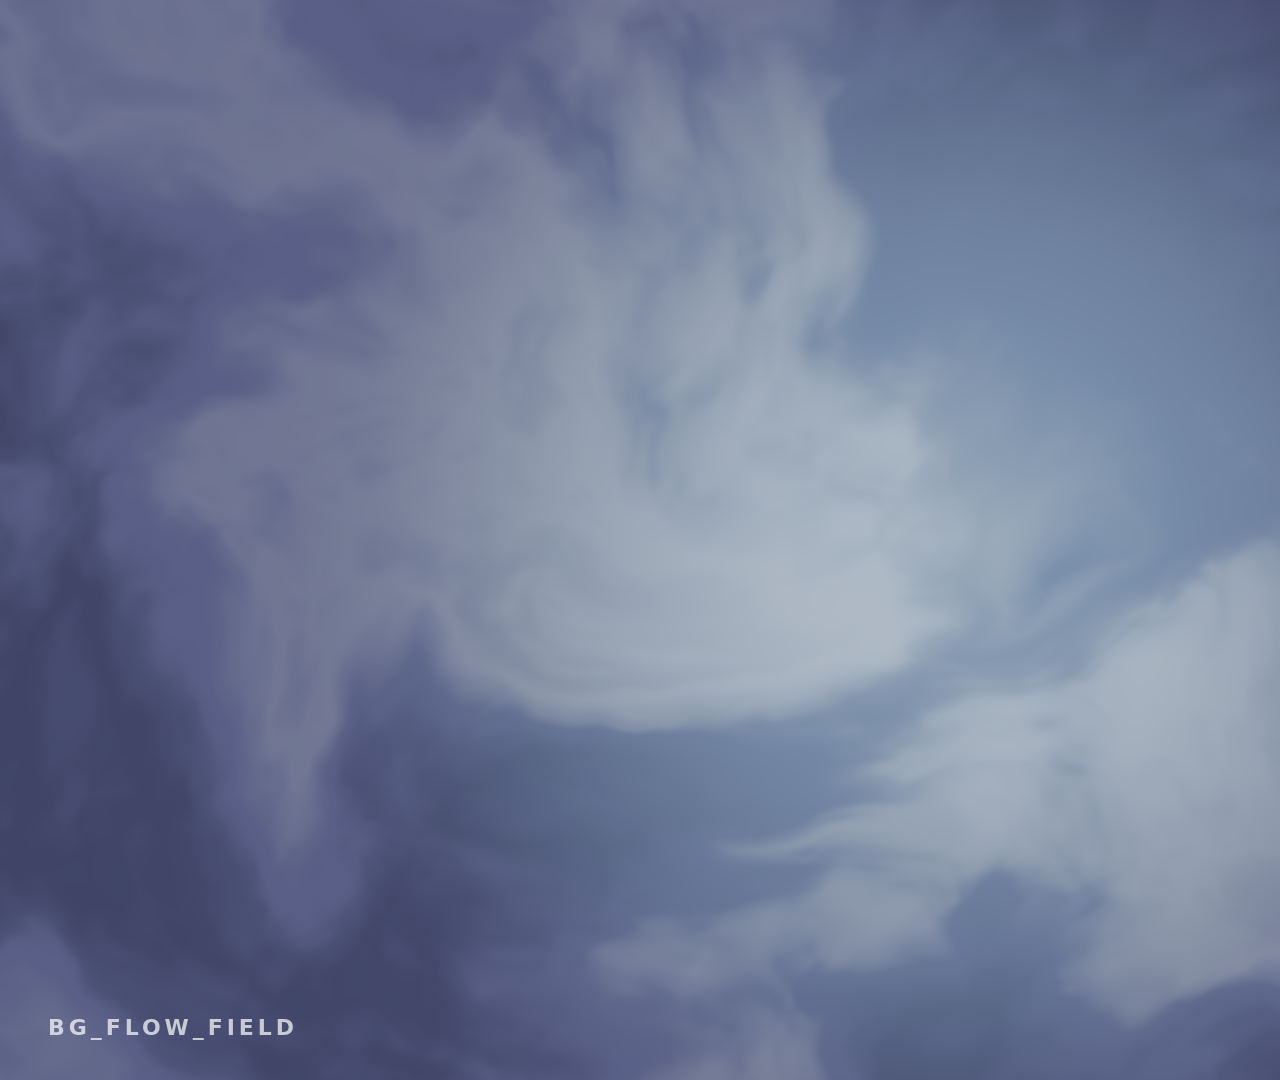
<file: .agents/skills/music-to-video/references/motion-primitives/bg-flow-field/index.html>
<!doctype html>
<html
  lang="en"
  data-composition-variables='[
    {"id":"bgColor",    "type":"color",  "label":"Page background",       "default":"#050507"},
    {"id":"colorLow",   "type":"color",  "label":"Flow — shadow tone",    "default":"#0a1430"},
    {"id":"colorMid",   "type":"color",  "label":"Flow — mid tone",       "default":"#6a6f9e"},
    {"id":"colorHigh",  "type":"color",  "label":"Flow — highlight tone", "default":"#e8f0ff"},
    {"id":"accentColor","type":"color",  "label":"Core / glow accent",    "default":"#aee4ff"},
    {"id":"flowSpeed",  "type":"number", "label":"Flow speed", "default":1, "min":0.1, "max":3, "step":0.1}
  ]'
>
  <head>
    <meta charset="UTF-8" />
    <meta name="viewport" content="width=1920, height=1080" />
    <title>bg_flow_field</title>
    <script src="../assets/gsap.min.js"></script>
    <style>
      :root {
        --hg-violet: #7c3aed;
        --hg-violet-2: #a855f7;
        --hg-bg: #050507;
        --hg-fg: #f5f5fa;
        --hg-dim: #6b6b78;
      }
      * {
        margin: 0;
        padding: 0;
        box-sizing: border-box;
      }
      html,
      body {
        margin: 0;
        width: 1920px;
        height: 1080px;
        overflow: hidden;
        background: var(--hg-bg);
        font-family: "Inter", system-ui, sans-serif;
        color: var(--hg-fg);
        -webkit-font-smoothing: antialiased;
      }
      #scene {
        position: absolute;
        inset: 0;
        width: 1920px;
        height: 1080px;
      }
      .field {
        position: absolute;
        inset: 0;
        width: 1920px;
        height: 1080px;
        display: block;
      }
      .label {
        position: absolute;
        left: 48px;
        bottom: 40px;
        font-size: 22px;
        font-weight: 600;
        letter-spacing: 0.18em;
        text-transform: uppercase;
        color: rgba(255, 255, 255, 0.7);
        mix-blend-mode: screen;
        pointer-events: none;
      }
    </style>
  </head>
  <body>
    <div
      id="root"
      data-composition-id="main"
      data-start="0"
      data-duration="4"
      data-width="1920"
      data-height="1080"
    >
      <div id="scene" class="clip" data-start="0" data-duration="4" data-track-index="1">
        <canvas class="field" width="1920" height="1080"></canvas>
        <div class="label">bg_flow_field</div>
      </div>
    </div>
    <script>
      window.__timelines = window.__timelines || {};
      const tl = gsap.timeline({ paused: true });

      // ── Variables (palette + speed); falls back to defaults standalone ──
      const defaults = {
        bgColor: "#050507",
        colorLow: "#0a1430",
        colorMid: "#6a6f9e",
        colorHigh: "#e8f0ff",
        accentColor: "#aee4ff",
        flowSpeed: 1,
      };
      const vars = Object.assign(
        {},
        defaults,
        window.__hyperframes && window.__hyperframes.getVariables
          ? window.__hyperframes.getVariables()
          : {},
      );

      // sRGB hex -> linear-light [r,g,b] (shader works in linear, gamma-encodes at end)
      function hexLin(hex) {
        let h = String(hex).replace("#", "").trim();
        if (h.length === 3) h = h[0] + h[0] + h[1] + h[1] + h[2] + h[2];
        const r = parseInt(h.substr(0, 2), 16) / 255;
        const g = parseInt(h.substr(2, 2), 16) / 255;
        const b = parseInt(h.substr(4, 2), 16) / 255;
        const lin = (c) => Math.pow(c, 2.2);
        return [lin(r), lin(g), lin(b)];
      }

      const canvas = document.querySelector(".field");
      const gl = canvas.getContext("webgl", {
        antialias: false,
        alpha: false,
        preserveDrawingBuffer: true,
      });

      const VERT = [
        "attribute vec2 position;",
        "varying vec2 vUv;",
        "void main(){",
        "  vUv = position * 0.5 + 0.5;",
        "  gl_Position = vec4(position, 0.0, 1.0);",
        "}",
      ].join("\n");

      // Curl-noise flow field — ported verbatim from the held-message-living-field
      // template's "living field" background. All visible state comes from uniforms.
      const FRAG = [
        "precision highp float;",
        "varying vec2 vUv;",
        "uniform float uTime;",
        "uniform float uPhase;",
        "uniform float uReveal;",
        "uniform float uChromAb;",
        "uniform float uVignette;",
        "uniform float uIntensity;",
        "uniform float uSpeed;",
        "uniform vec2  uResolution;",
        "uniform vec3  uColLow;",
        "uniform vec3  uColMid;",
        "uniform vec3  uColHigh;",
        "uniform vec3  uAccent;",
        "float hash21(vec2 p){",
        "  p = fract(p * vec2(123.34, 456.21));",
        "  p += dot(p, p + 45.32);",
        "  return fract(p.x * p.y);",
        "}",
        "float noise2(vec2 p){",
        "  vec2 i = floor(p);",
        "  vec2 f = fract(p);",
        "  vec2 u = f * f * (3.0 - 2.0 * f);",
        "  float a = hash21(i);",
        "  float b = hash21(i + vec2(1.0, 0.0));",
        "  float c = hash21(i + vec2(0.0, 1.0));",
        "  float d = hash21(i + vec2(1.0, 1.0));",
        "  return mix(mix(a,b,u.x), mix(c,d,u.x), u.y);",
        "}",
        "float fbm(vec2 p){",
        "  float v = 0.0;",
        "  float a = 0.5;",
        "  for(int i=0;i<5;i++){",
        "    v += a * noise2(p);",
        "    p *= 2.02;",
        "    a *= 0.5;",
        "  }",
        "  return v;",
        "}",
        "vec2 curl(vec2 p, float t){",
        "  float e = 0.6;",
        "  float n1 = fbm(p + vec2(0.0,  e) + t*0.18);",
        "  float n2 = fbm(p + vec2(0.0, -e) + t*0.18);",
        "  float n3 = fbm(p + vec2( e, 0.0) + t*0.18);",
        "  float n4 = fbm(p + vec2(-e, 0.0) + t*0.18);",
        "  return vec2(n1 - n2, -(n3 - n4));",
        "}",
        "vec3 palette(float t){",
        "  t = clamp(t, 0.0, 1.0);",
        "  vec3 lowMid = mix(uColLow, uColMid, smoothstep(0.0, 0.5, t));",
        "  return mix(lowMid, uColHigh, smoothstep(0.5, 1.0, t));",
        "}",
        "vec3 sampleField(vec2 uv, float t, float energy){",
        "  vec2 p = (uv - 0.5) * vec2(uResolution.x/uResolution.y, 1.0) * 2.4;",
        "  vec2 c = curl(p * 0.9, t);",
        "  vec2 q = p + c * (0.45 + 0.55 * energy);",
        "  float flow = fbm(q * 1.6 + vec2(t * 0.11, -t * 0.07));",
        "  float bands = sin(flow * 14.0 + t * 1.1);",
        "  bands = smoothstep(0.0, 1.0, 0.5 + 0.5 * bands);",
        "  float r = length(p);",
        "  float core = smoothstep(1.5, 0.05, r) * (0.6 + 0.4 * energy);",
        "  float glow = exp(-r * 1.6) * (0.55 + 0.45 * energy);",
        "  float k = clamp(flow * 0.85 + 0.15 * bands + 0.25 * core + 0.6 * glow, 0.0, 1.4);",
        "  vec3 col = palette(k * 0.9 + 0.1 * sin(t * 0.4));",
        "  col *= 0.7 + 0.6 * energy;",
        "  col += uAccent * core * 0.55;",
        "  return col;",
        "}",
        "void main(){",
        "  vec2 uv = vUv;",
        "  float t = uTime * uSpeed;",
        "  float e = uIntensity;",
        "  vec2 dir = normalize(uv - 0.5 + 1e-6);",
        "  float ca = uChromAb * (0.004 + 0.012 * length(uv - 0.5));",
        "  vec3 cR = sampleField(uv + dir * ca, t, e);",
        "  vec3 cG = sampleField(uv,            t, e);",
        "  vec3 cB = sampleField(uv - dir * ca, t, e);",
        "  vec3 col = vec3(cR.r, cG.g, cB.b);",
        "  float lum = dot(col, vec3(0.299, 0.587, 0.114));",
        "  col = mix(vec3(lum), col, 1.05);",
        "  float rev = uReveal;",
        "  float sweep = smoothstep(0.0, 0.6, rev) * (1.0 - smoothstep(0.6, 1.0, rev));",
        "  col += uColHigh * sweep * 0.35;",
        "  vec3 phaseTint = mix(vec3(0.85, 0.92, 1.05), vec3(1.05, 0.95, 0.85), uPhase);",
        "  col *= phaseTint;",
        "  float v = length(uv - 0.5);",
        "  col *= 1.0 - smoothstep(0.45, 0.95, v) * uVignette;",
        "  col = col / (col + 1.0);",
        "  col = pow(col, vec3(1.0/2.2));",
        "  gl_FragColor = vec4(col, 1.0);",
        "}",
      ].join("\n");

      function compile(type, src) {
        const s = gl.createShader(type);
        gl.shaderSource(s, src);
        gl.compileShader(s);
        return s;
      }
      const prog = gl.createProgram();
      gl.attachShader(prog, compile(gl.VERTEX_SHADER, VERT));
      gl.attachShader(prog, compile(gl.FRAGMENT_SHADER, FRAG));
      gl.linkProgram(prog);
      gl.useProgram(prog);

      // full-screen triangle
      const buf = gl.createBuffer();
      gl.bindBuffer(gl.ARRAY_BUFFER, buf);
      gl.bufferData(gl.ARRAY_BUFFER, new Float32Array([-1, -1, 3, -1, -1, 3]), gl.STATIC_DRAW);
      const posLoc = gl.getAttribLocation(prog, "position");
      gl.enableVertexAttribArray(posLoc);
      gl.vertexAttribPointer(posLoc, 2, gl.FLOAT, false, 0, 0);
      gl.viewport(0, 0, 1920, 1080);

      const L = (n) => gl.getUniformLocation(prog, n);
      const uLoc = {
        uTime: L("uTime"),
        uPhase: L("uPhase"),
        uReveal: L("uReveal"),
        uChromAb: L("uChromAb"),
        uVignette: L("uVignette"),
        uIntensity: L("uIntensity"),
        uSpeed: L("uSpeed"),
        uResolution: L("uResolution"),
        uColLow: L("uColLow"),
        uColMid: L("uColMid"),
        uColHigh: L("uColHigh"),
        uAccent: L("uAccent"),
      };

      // animated uniform state (GSAP tweens these .value fields)
      const u = {
        uTime: { value: 0 },
        uPhase: { value: 0.1 },
        uReveal: { value: 0 },
        uChromAb: { value: 0 },
        uVignette: { value: 0 },
        uIntensity: { value: 0.3 },
      };
      const speed = Number(vars.flowSpeed) || 1;
      const cLow = hexLin(vars.colorLow);
      const cMid = hexLin(vars.colorMid);
      const cHigh = hexLin(vars.colorHigh);
      const cAcc = hexLin(vars.accentColor);

      function render() {
        gl.uniform1f(uLoc.uTime, u.uTime.value);
        gl.uniform1f(uLoc.uPhase, u.uPhase.value);
        gl.uniform1f(uLoc.uReveal, u.uReveal.value);
        gl.uniform1f(uLoc.uChromAb, u.uChromAb.value);
        gl.uniform1f(uLoc.uVignette, u.uVignette.value);
        gl.uniform1f(uLoc.uIntensity, u.uIntensity.value);
        gl.uniform1f(uLoc.uSpeed, speed);
        gl.uniform2f(uLoc.uResolution, 1920, 1080);
        gl.uniform3fv(uLoc.uColLow, cLow);
        gl.uniform3fv(uLoc.uColMid, cMid);
        gl.uniform3fv(uLoc.uColHigh, cHigh);
        gl.uniform3fv(uLoc.uAccent, cAcc);
        gl.drawArrays(gl.TRIANGLES, 0, 3);
      }
      render(); // initial frame so a seek to 0 / first paint is correct

      // ── Energy-envelope drive (the "living field" breath): all repaint is via
      // onUpdate, so the field is fully determined by the timeline position — no
      // requestAnimationFrame, seek-safe. ──
      tl.eventCallback("onUpdate", render);

      tl.to(u.uTime, { value: 4, duration: 4, ease: "none" }, 0);

      // energy: settle-in → breathe → SURGE → settle dark for the hold
      tl.to(u.uIntensity, { value: 0.6, duration: 1.2, ease: "sine.inOut" }, 0);
      tl.to(u.uIntensity, { value: 1.0, duration: 0.7, ease: "power2.in" }, 1.3);
      tl.to(u.uIntensity, { value: 0.35, duration: 2.0, ease: "power2.out" }, 2.0);

      // chromatic light-leak: light at entry, spikes on the surge, then settles
      tl.fromTo(u.uChromAb, { value: 0 }, { value: 0.4, duration: 1.2, ease: "sine.in" }, 0);
      tl.to(u.uChromAb, { value: 1.4, duration: 0.5, ease: "power3.in" }, 1.4);
      tl.to(u.uChromAb, { value: 0.2, duration: 1.6, ease: "power2.out" }, 1.9);

      // a brief highlight sweep across the surge
      tl.fromTo(u.uReveal, { value: 0 }, { value: 1, duration: 0.7, ease: "none" }, 1.3);
      tl.set(u.uReveal, { value: 0 }, 2.0);

      // colour-temperature drift
      tl.to(u.uPhase, { value: 0.6, duration: 2.2, ease: "sine.inOut" }, 0.6);

      // black mask settles the field to near-black + central glow for the hold
      tl.to(u.uVignette, { value: 0.85, duration: 1.6, ease: "power2.out" }, 1.9);

      window.__timelines["main"] = tl;
    </script>
  </body>
</html>
</file>
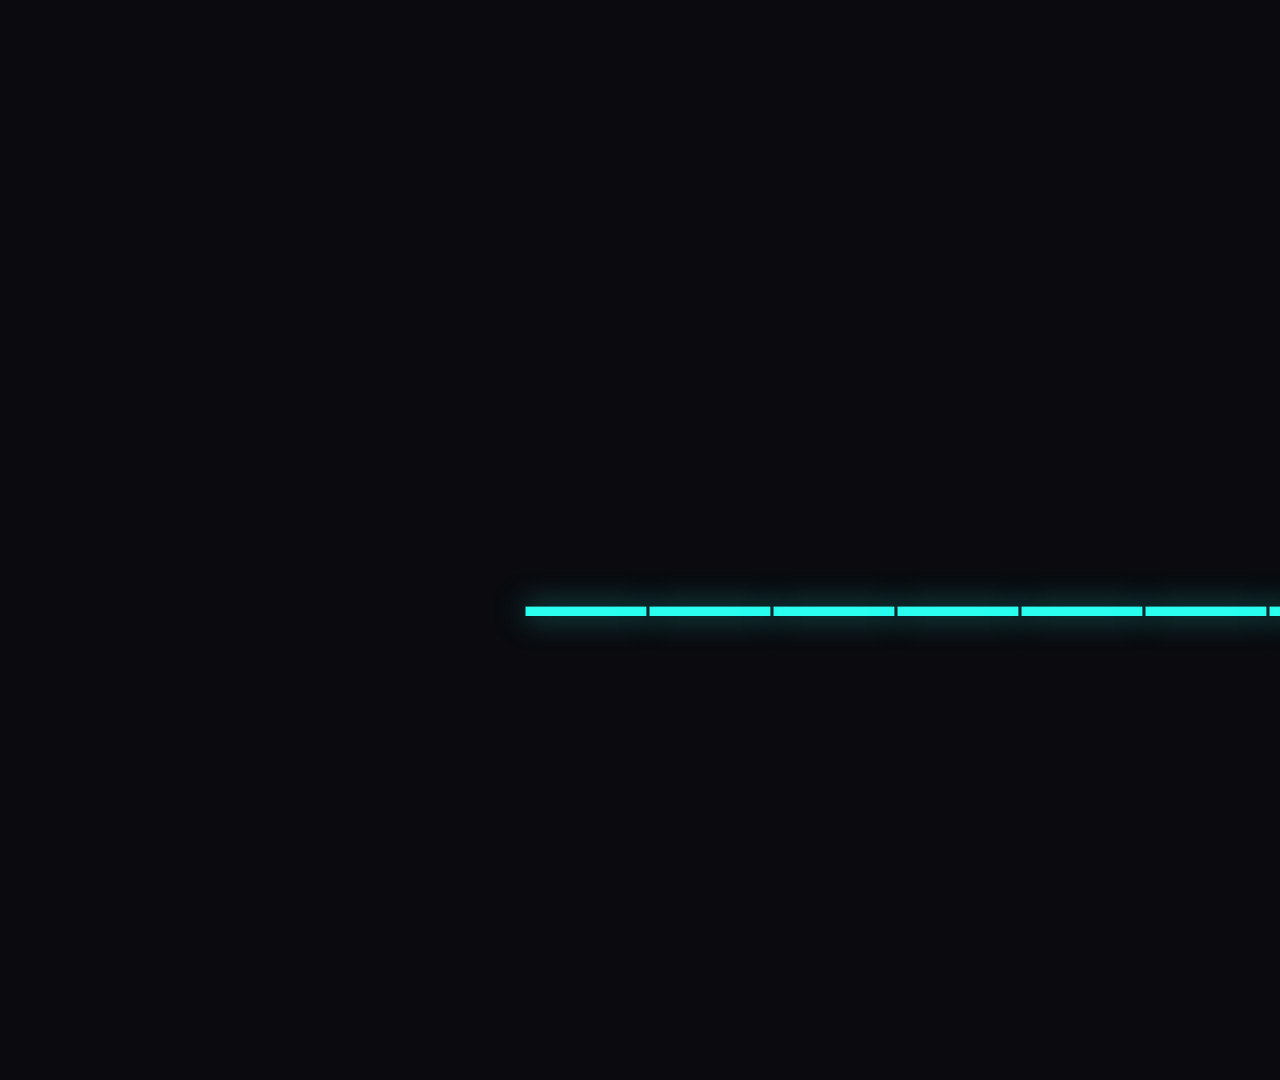
<file: .agents/skills/music-to-video/references/motion-primitives/binary-decrypt/index.html>
<!doctype html>
<html lang="en">
  <head>
    <meta charset="UTF-8" />
    <meta name="viewport" content="width=1920, height=1080" />
    <title>08 · binary_decrypt</title>
    <script src="../assets/gsap.min.js"></script>
    <style>
      :root {
        --hg-violet: #7c3aed;
        --hg-violet-2: #a855f7;
        --hg-cyan: #2afff0;
        --hg-bg: #0a0a0f;
        --hg-fg: #f5f5fa;
        --hg-dim: #6b6b78;
      }
      * {
        margin: 0;
        padding: 0;
        box-sizing: border-box;
      }
      html,
      body {
        margin: 0;
        width: 1920px;
        height: 1080px;
        overflow: hidden;
        background: var(--hg-bg);
        font-family: "Inter", system-ui, sans-serif;
        color: var(--hg-fg);
        -webkit-font-smoothing: antialiased;
      }
      #scene {
        position: absolute;
        inset: 0;
        width: 1920px;
        height: 1080px;
      }
      .stage {
        position: absolute;
        inset: 0;
        display: flex;
        align-items: center;
        justify-content: center;
      }
      .crypt {
        font-family: "JetBrains Mono", monospace;
        font-weight: 700;
        font-size: 200px;
        letter-spacing: 0.02em;
        color: var(--hg-cyan);
        text-shadow: 0 0 30px rgba(42, 255, 240, 0.5);
      }
      .crypt .char {
        display: inline-block;
        min-width: 1ch;
      }
    </style>
  </head>
  <body>
    <div
      id="root"
      data-composition-id="main"
      data-start="0"
      data-duration="2"
      data-width="1920"
      data-height="1080"
    >
      <div id="scene" class="clip" data-start="0" data-duration="2" data-track-index="1">
        <div class="stage">
          <div class="crypt">
            <span class="char" data-target="D">_</span><span class="char" data-target="E">_</span
            ><span class="char" data-target="C">_</span><span class="char" data-target="R">_</span
            ><span class="char" data-target="Y">_</span><span class="char" data-target="P">_</span
            ><span class="char" data-target="T">_</span>
          </div>
        </div>
      </div>
    </div>
    <script>
      window.__timelines = window.__timelines || {};
      const tl = gsap.timeline({ paused: true });

      const SCRAMBLE = "01█▓▒░▀▄■◆◇▪▫";
      function scrambleChar(charIdx, phase) {
        const tick = Math.floor(phase * 60);
        const i = (charIdx * 7 + tick * 13 + 3) % SCRAMBLE.length;
        return SCRAMBLE.charAt(i);
      }
      const cryptState = [{ p: 0 }, { p: 0 }, { p: 0 }, { p: 0 }, { p: 0 }, { p: 0 }, { p: 0 }];
      cryptState.forEach((state, idx) => {
        tl.to(
          state,
          {
            p: 1,
            duration: 0.85,
            delay: idx * 0.05,
            ease: "power2.out",
            onUpdate: function () {
              const spans = document.querySelectorAll(".crypt .char");
              const span = spans[idx];
              if (!span) return;
              const target = span.getAttribute("data-target");
              if (state.p >= 0.72) {
                span.textContent = target;
                span.style.color = "var(--hg-fg)";
                span.style.textShadow = "0 0 30px rgba(168, 85, 247, 0.8)";
              } else {
                span.textContent = scrambleChar(idx, state.p);
              }
            },
          },
          0.15,
        );
      });

      window.__timelines["main"] = tl;
    </script>
  </body>
</html>
</file>
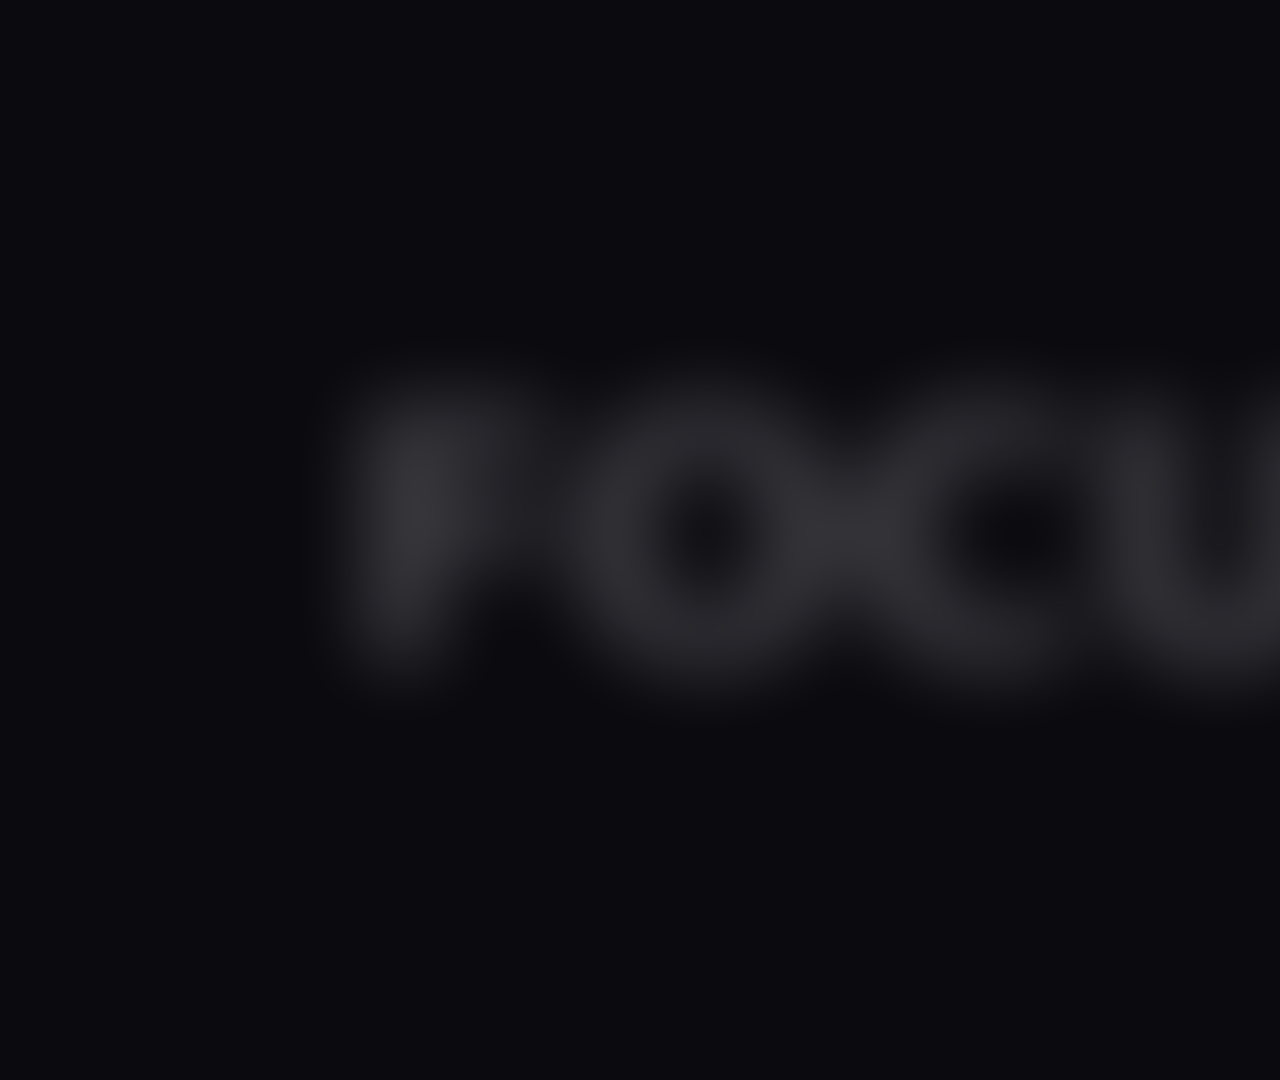
<file: .agents/skills/music-to-video/references/motion-primitives/blur-resolve/index.html>
<!doctype html>
<html lang="en">
  <head>
    <meta charset="UTF-8" />
    <meta name="viewport" content="width=1920, height=1080" />
    <title>blur_resolve</title>
    <script src="../assets/gsap.min.js"></script>
    <style>
      :root {
        --hg-violet: #7c3aed;
        --hg-violet-2: #a855f7;
        --hg-bg: #0a0a0f;
        --hg-fg: #f5f5fa;
        --hg-dim: #6b6b78;
      }
      * {
        margin: 0;
        padding: 0;
        box-sizing: border-box;
      }
      html,
      body {
        margin: 0;
        width: 1920px;
        height: 1080px;
        overflow: hidden;
        background: var(--hg-bg);
        font-family: "Inter", system-ui, sans-serif;
        color: var(--hg-fg);
        -webkit-font-smoothing: antialiased;
      }
      #scene {
        position: absolute;
        inset: 0;
        width: 1920px;
        height: 1080px;
      }
      .stage {
        position: absolute;
        inset: 0;
        display: flex;
        align-items: center;
        justify-content: center;
      }
      .hero {
        font-weight: 900;
        font-size: 320px;
        letter-spacing: -0.04em;
        line-height: 0.95;
        color: var(--hg-fg);
        white-space: nowrap;
        will-change: filter, transform, opacity;
      }
    </style>
  </head>
  <body>
    <div
      id="root"
      data-composition-id="main"
      data-start="0"
      data-duration="2"
      data-width="1920"
      data-height="1080"
    >
      <div id="scene" class="clip" data-start="0" data-duration="2" data-track-index="1">
        <div class="stage">
          <div class="hero" id="hero">FOCUS</div>
        </div>
      </div>
    </div>
    <script>
      window.__timelines = window.__timelines || {};
      const tl = gsap.timeline({ paused: true });

      // Resolve: heavy blur + scaled-up + dim settles into perfect crisp focus.
      tl.fromTo(
        "#hero",
        { filter: "blur(36px)", scale: 1.08, opacity: 0.25 },
        { filter: "blur(0px)", scale: 1, opacity: 1, duration: 0.7, ease: "power2.out" },
        0.05,
      );

      // Hold crisp through the middle (no keys needed — state persists to ~1.5).

      // Blur-out near the end: brief defocus + dim, a cut-away that loops seamlessly.
      tl.to(
        "#hero",
        { filter: "blur(24px)", opacity: 0.25, duration: 0.25, ease: "power2.in" },
        1.7,
      );

      window.__timelines["main"] = tl;
    </script>
  </body>
</html>
</file>
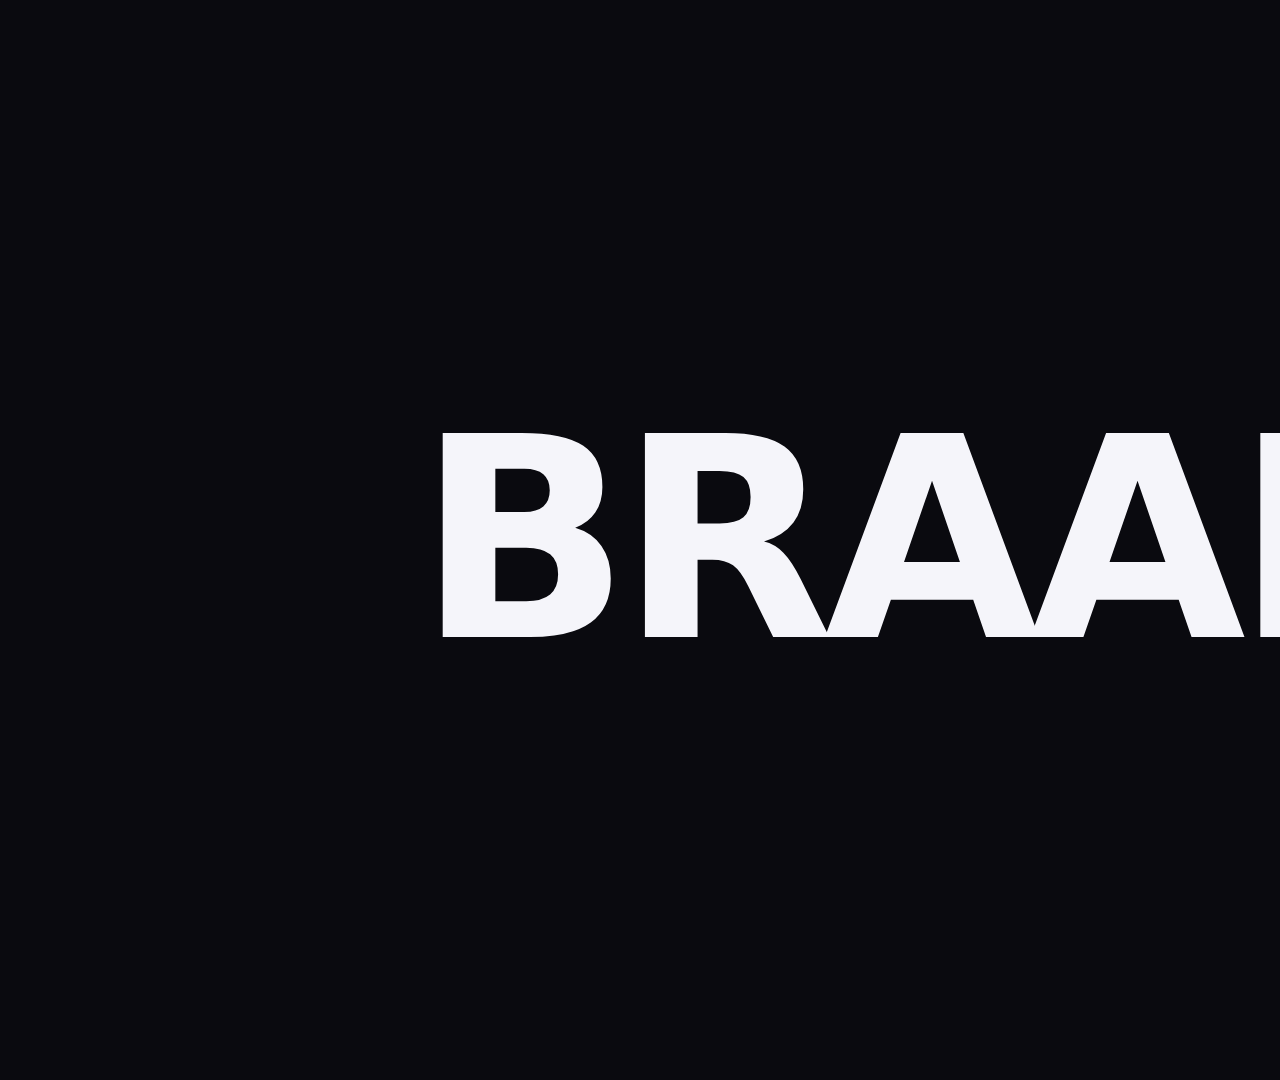
<file: .agents/skills/music-to-video/references/motion-primitives/braam-punch/index.html>
<!doctype html>
<html lang="en">
  <head>
    <meta charset="UTF-8" />
    <meta name="viewport" content="width=1920, height=1080" />
    <title>03 · braam_punch</title>
    <script src="../assets/gsap.min.js"></script>
    <style>
      :root {
        --hg-violet: #7c3aed;
        --hg-violet-2: #a855f7;
        --hg-bg: #0a0a0f;
        --hg-fg: #f5f5fa;
        --hg-dim: #6b6b78;
      }
      * {
        margin: 0;
        padding: 0;
        box-sizing: border-box;
      }
      html,
      body {
        margin: 0;
        width: 1920px;
        height: 1080px;
        overflow: hidden;
        background: var(--hg-bg);
        font-family: "Inter", system-ui, sans-serif;
        color: var(--hg-fg);
        -webkit-font-smoothing: antialiased;
      }
      #scene {
        position: absolute;
        inset: 0;
        width: 1920px;
        height: 1080px;
      }
      .stage {
        position: absolute;
        inset: 0;
        display: flex;
        align-items: center;
        justify-content: center;
      }
      .hero {
        font-weight: 900;
        font-size: 280px;
        letter-spacing: -0.04em;
        line-height: 0.95;
        color: var(--hg-fg);
        white-space: nowrap;
        will-change: transform, text-shadow;
      }
      .glow-ring {
        position: absolute;
        width: 900px;
        height: 900px;
        border-radius: 50%;
        background: radial-gradient(circle, rgba(124, 58, 237, 0.55) 0%, rgba(124, 58, 237, 0) 65%);
        filter: blur(20px);
        will-change: transform, opacity;
        opacity: 0;
      }
      .flash {
        position: absolute;
        inset: 0;
        background: #fff;
        opacity: 0;
        pointer-events: none;
        will-change: opacity;
      }
    </style>
  </head>
  <body>
    <div
      id="root"
      data-composition-id="main"
      data-start="0"
      data-duration="2"
      data-width="1920"
      data-height="1080"
    >
      <div id="scene" class="clip" data-start="0" data-duration="2" data-track-index="1">
        <div class="stage">
          <div class="glow-ring"></div>
          <div class="hero" id="hero">BRAAM</div>
        </div>
        <div class="flash"></div>
      </div>
    </div>
    <script>
      window.__timelines = window.__timelines || {};
      const tl = gsap.timeline({ paused: true });

      tl.set("#hero", { scale: 0.92, opacity: 0 }, 0);
      tl.set(".glow-ring", { scale: 0.6, opacity: 0 }, 0);
      tl.to("#hero", { opacity: 1, duration: 0.18, ease: "power2.out" }, 0.05);
      tl.to(".glow-ring", { scale: 1.2, opacity: 1, duration: 0.45, ease: "power3.out" }, 0.05);
      tl.to(
        "#hero",
        {
          scale: 1.18,
          textShadow: "0 0 60px rgba(168,85,247,0.9)",
          duration: 0.12,
          ease: "power4.out",
        },
        0.25,
      );
      tl.to(
        "#hero",
        {
          scale: 1.0,
          textShadow: "0 0 0px rgba(168,85,247,0)",
          duration: 0.7,
          ease: "elastic.out(1, 0.5)",
        },
        0.37,
      );
      tl.fromTo(
        ".flash",
        { opacity: 0 },
        { opacity: 0.85, duration: 0.06, ease: "power4.out" },
        0.25,
      );
      tl.to(".flash", { opacity: 0, duration: 0.35, ease: "power3.in" }, 0.31);
      tl.to(
        ".glow-ring",
        { scale: 1.45, opacity: 0.4, duration: 1.0, ease: "power2.out", overwrite: "auto" },
        0.55,
      );

      window.__timelines["main"] = tl;
    </script>
  </body>
</html>
</file>
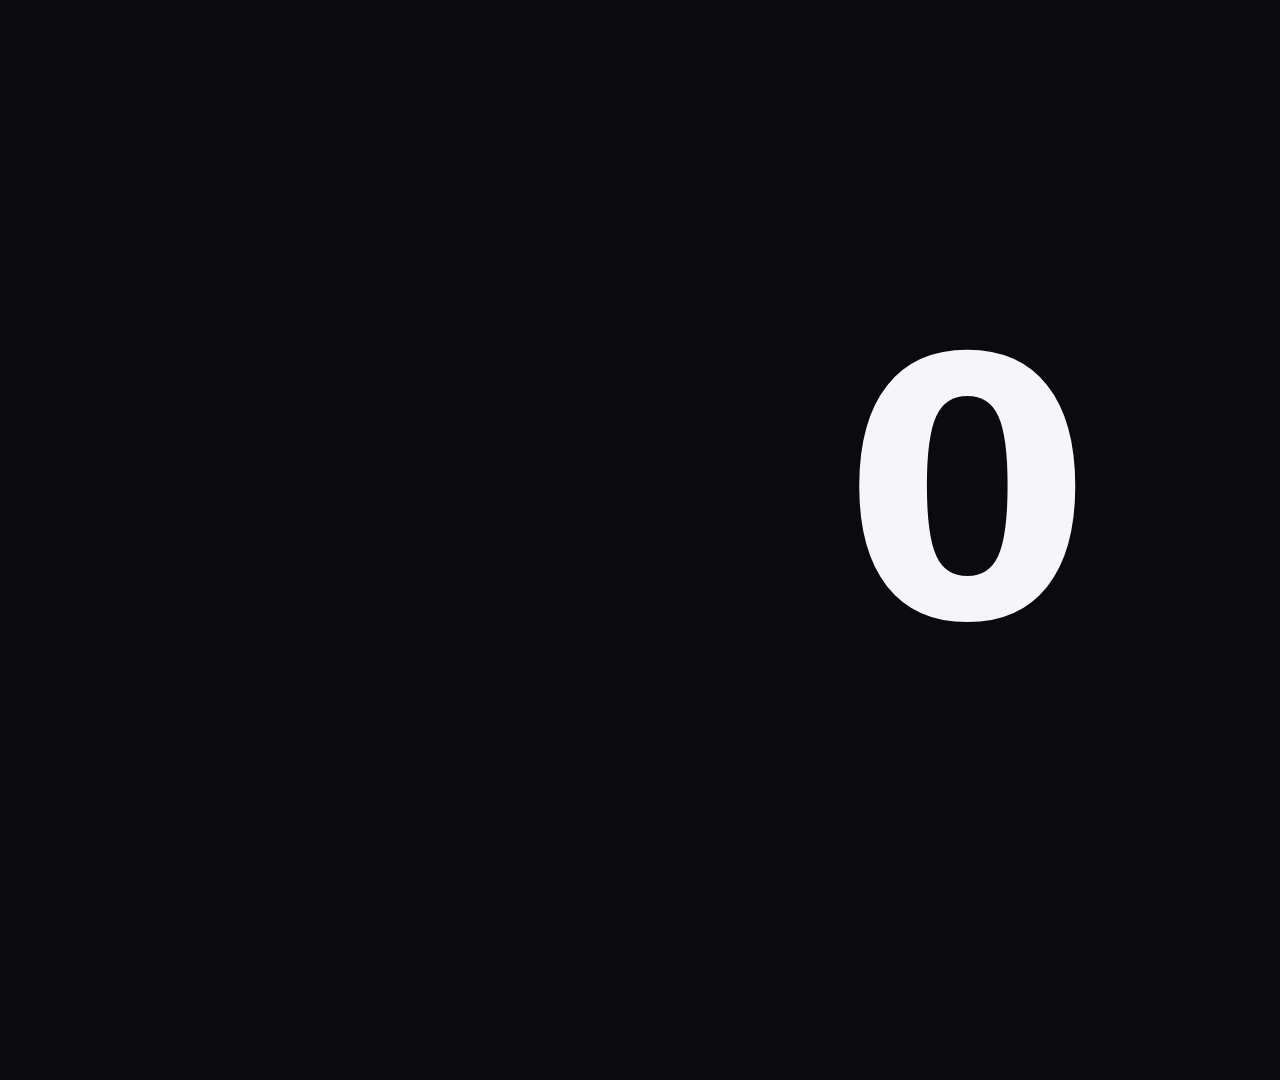
<file: .agents/skills/music-to-video/references/motion-primitives/counting-punch/index.html>
<!doctype html>
<html lang="en">
  <head>
    <meta charset="UTF-8" />
    <meta name="viewport" content="width=1920, height=1080" />
    <title>22 · counting_punch</title>
    <script src="../assets/gsap.min.js"></script>
    <style>
      :root {
        --hg-violet: #7c3aed;
        --hg-violet-2: #a855f7;
        --hg-cyan: #2afff0;
        --hg-bg: #0a0a0f;
        --hg-fg: #f5f5fa;
        --hg-dim: #6b6b78;
      }
      * {
        margin: 0;
        padding: 0;
        box-sizing: border-box;
      }
      html,
      body {
        margin: 0;
        width: 1920px;
        height: 1080px;
        overflow: hidden;
        background: var(--hg-bg);
        font-family: "Inter", system-ui, sans-serif;
        color: var(--hg-fg);
        -webkit-font-smoothing: antialiased;
      }
      #scene {
        position: absolute;
        inset: 0;
        width: 1920px;
        height: 1080px;
      }
      .stage {
        position: absolute;
        inset: 0;
        display: flex;
        flex-direction: column;
        align-items: center;
        justify-content: center;
        gap: 30px;
      }
      .counter {
        font-weight: 900;
        font-size: 360px;
        letter-spacing: -0.04em;
        font-variant-numeric: tabular-nums;
        color: var(--hg-fg);
        will-change: transform, text-shadow;
        line-height: 1;
      }
      .caption {
        font-family: "JetBrains Mono", monospace;
        font-size: 28px;
        color: var(--hg-dim);
        letter-spacing: 0.3em;
        text-transform: uppercase;
        opacity: 0;
      }
      .underline {
        height: 4px;
        background: var(--hg-violet-2);
        width: 0;
        box-shadow: 0 0 20px var(--hg-violet);
      }
    </style>
  </head>
  <body>
    <div
      id="root"
      data-composition-id="main"
      data-start="0"
      data-duration="2"
      data-width="1920"
      data-height="1080"
    >
      <div id="scene" class="clip" data-start="0" data-duration="2" data-track-index="1">
        <div class="stage">
          <div class="counter" id="counter">0</div>
          <div class="underline" id="underline"></div>
          <div class="caption" id="caption">USERS THIS WEEK</div>
        </div>
      </div>
    </div>
    <script>
      window.__timelines = window.__timelines || {};
      const tl = gsap.timeline({ paused: true });

      const TARGET = 12847;
      const counter = { v: 0 };
      let lastShown = 0;

      function format(n) {
        return Math.floor(n).toLocaleString("en-US");
      }

      tl.to(
        counter,
        {
          v: TARGET,
          duration: 1.15,
          ease: "expo.out",
          onUpdate: function () {
            const el = document.getElementById("counter");
            if (!el) return;
            const cur = Math.floor(counter.v);
            if (cur !== lastShown) {
              el.textContent = format(cur);
              // tiny scale tick on each digit change
              el.style.transform = "scale(1.045)";
              el.style.textShadow = "0 0 40px rgba(168, 85, 247, 0.6)";
              // browser will paint, then this resets via the next onUpdate
            }
            lastShown = cur;
          },
        },
        0.15,
      );

      // Big settle punch at landing
      tl.to(
        "#counter",
        {
          scale: 1.12,
          textShadow: "0 0 80px rgba(168, 85, 247, 0.9)",
          duration: 0.1,
          ease: "power4.out",
        },
        1.3,
      );
      tl.to(
        "#counter",
        {
          scale: 1.0,
          textShadow: "0 0 20px rgba(168, 85, 247, 0.4)",
          duration: 0.6,
          ease: "elastic.out(1, 0.55)",
        },
        1.4,
      );

      // Underline draws
      tl.to("#underline", { width: 420, duration: 0.6, ease: "expo.out" }, 1.35);
      tl.to("#caption", { opacity: 1, duration: 0.5, ease: "power2.out" }, 1.55);

      window.__timelines["main"] = tl;
    </script>
  </body>
</html>
</file>
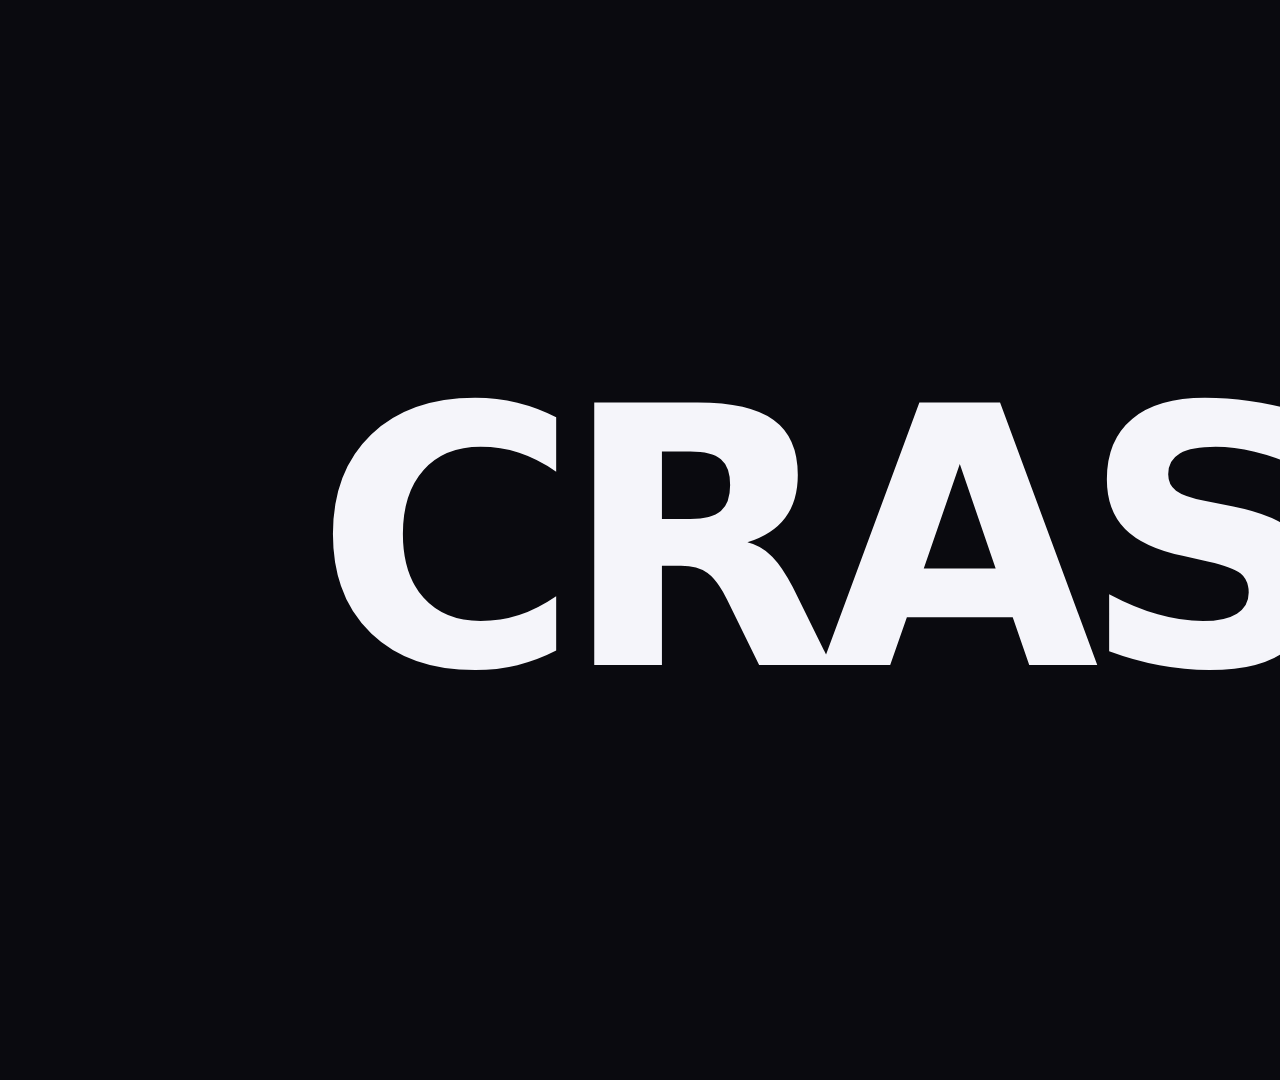
<file: .agents/skills/music-to-video/references/motion-primitives/crash-zoom-in/index.html>
<!doctype html>
<html lang="en">
  <head>
    <meta charset="UTF-8" />
    <meta name="viewport" content="width=1920, height=1080" />
    <title>19 · crash_zoom_in</title>
    <script src="../assets/gsap.min.js"></script>
    <style>
      :root {
        --hg-violet: #7c3aed;
        --hg-violet-2: #a855f7;
        --hg-bg: #0a0a0f;
        --hg-fg: #f5f5fa;
        --hg-dim: #6b6b78;
      }
      * {
        margin: 0;
        padding: 0;
        box-sizing: border-box;
      }
      html,
      body {
        margin: 0;
        width: 1920px;
        height: 1080px;
        overflow: hidden;
        background: var(--hg-bg);
        font-family: "Inter", system-ui, sans-serif;
        color: var(--hg-fg);
        -webkit-font-smoothing: antialiased;
      }
      #scene {
        position: absolute;
        inset: 0;
        width: 1920px;
        height: 1080px;
      }
      .zoom-stage {
        position: absolute;
        inset: 0;
        display: flex;
        align-items: center;
        justify-content: center;
        will-change: transform;
      }
      .radial-bg {
        position: absolute;
        inset: 0;
        background: radial-gradient(
          circle at center,
          rgba(168, 85, 247, 0.18) 0%,
          transparent 35%,
          rgba(0, 0, 0, 0.6) 80%
        );
        opacity: 0;
        will-change: opacity, transform;
      }
      .speed-lines {
        position: absolute;
        inset: 0;
        background: repeating-radial-gradient(
          circle at 50% 50%,
          transparent 0px,
          transparent 6px,
          rgba(255, 255, 255, 0.08) 7px,
          transparent 8px
        );
        opacity: 0;
        will-change: opacity;
        mix-blend-mode: screen;
      }
      .hero {
        font-weight: 900;
        font-size: 360px;
        letter-spacing: -0.05em;
        color: var(--hg-fg);
        white-space: nowrap;
        will-change: transform, filter;
      }
    </style>
  </head>
  <body>
    <div
      id="root"
      data-composition-id="main"
      data-start="0"
      data-duration="2"
      data-width="1920"
      data-height="1080"
    >
      <div id="scene" class="clip" data-start="0" data-duration="2" data-track-index="1">
        <div class="radial-bg"></div>
        <div class="speed-lines"></div>
        <div class="zoom-stage"><div class="hero">CRASH</div></div>
      </div>
    </div>
    <script>
      window.__timelines = window.__timelines || {};
      const tl = gsap.timeline({ paused: true });

      // Hold black for tension
      tl.set(".hero", { scale: 0.03, filter: "blur(20px)", opacity: 0 }, 0);

      const CRASH = 0.45;

      // The crash itself
      tl.to(
        ".hero",
        { scale: 1.0, filter: "blur(0px)", opacity: 1, duration: 0.32, ease: "expo.in" },
        CRASH,
      );

      // Background swoosh in same window
      tl.fromTo(
        ".radial-bg",
        { opacity: 0, scale: 0.4 },
        { opacity: 1, scale: 1, duration: 0.32, ease: "expo.in" },
        CRASH,
      );
      tl.fromTo(
        ".speed-lines",
        { opacity: 0, scale: 0.2 },
        { opacity: 1, scale: 1.4, duration: 0.32, ease: "expo.in" },
        CRASH,
      );

      // Landing settle
      const LAND = CRASH + 0.32;
      tl.to(".hero", { scale: 0.96, duration: 0.08, ease: "power3.out" }, LAND);
      tl.to(".hero", { scale: 1.0, duration: 0.5, ease: "elastic.out(1, 0.55)" }, LAND + 0.08);

      // Quick landing shake
      const sh = [9, -7, 5, -4, 2, -1];
      sh.forEach((amp, i) => {
        tl.to(
          ".zoom-stage",
          { x: amp, y: amp * 0.5 * (i % 2 ? -1 : 1), duration: 0.03, ease: "steps(1)" },
          LAND + i * 0.03,
        );
      });
      tl.to(
        ".zoom-stage",
        { x: 0, y: 0, duration: 0.1, ease: "power2.out" },
        LAND + sh.length * 0.03,
      );

      // Speed lines fade
      tl.to(".speed-lines", { opacity: 0, duration: 0.4, ease: "power2.out" }, LAND + 0.05);
      // Radial settles
      tl.to(".radial-bg", { opacity: 0.5, duration: 0.5, ease: "power2.out" }, LAND);

      window.__timelines["main"] = tl;
    </script>
  </body>
</html>
</file>
<file: css/style.css>
/* ==========================================================================
   PICO — Specialty Coffee / immersive one-pager
   ========================================================================== */

:root {
  --bg: #0e0805;
  --bg-soft: #171009;
  --cream: #f3ece1;
  --cream-dim: rgba(243, 236, 225, 0.62);
  --line: rgba(243, 236, 225, 0.16);
  --gold: #c9a675;
  --serif: "Cormorant Garamond", "Zen Old Mincho", serif;
  --sans: "Jost", "Zen Old Mincho", sans-serif;
  --mincho: "Zen Old Mincho", serif;
  --ease: cubic-bezier(0.22, 1, 0.36, 1);
}

* { margin: 0; padding: 0; box-sizing: border-box; }

html { scroll-behavior: smooth; overflow-x: clip; }

body {
  background: var(--bg);
  color: var(--cream);
  font-family: var(--sans);
  font-weight: 300;
  letter-spacing: 0.04em;
  line-height: 1.9;
  overflow-x: clip;
  -webkit-font-smoothing: antialiased;
}

img { max-width: 100%; display: block; user-select: none; }
a { color: inherit; text-decoration: none; }
a, button { -webkit-tap-highlight-color: transparent; }

.numeral { font-family: var(--serif); font-style: italic; font-weight: 300; }
.eyebrow {
  font-size: 0.72rem;
  text-transform: uppercase;
  letter-spacing: 0.42em;
  color: var(--gold);
  margin-bottom: 1.2rem;
}
.sp-only { display: none; }

/* ============ 0. PRELOADER ============ */
html.is-loading,
html.is-loading body { overflow: hidden; }

.preloader {
  position: fixed; inset: 0; z-index: 100;
  display: grid; place-items: center;
}
.preloader__panel {
  position: absolute; left: 0; width: 100%; height: 50.5%;
  background: #0a0503;
  transition: transform 1s var(--ease);
  will-change: transform;
}
.preloader__panel--top { top: 0; }
.preloader__panel--bottom { bottom: 0; }
.preloader.is-done { pointer-events: none; }
.preloader.is-done .preloader__panel--top { transform: translateY(-101%); }
.preloader.is-done .preloader__panel--bottom { transform: translateY(101%); }
.preloader.is-hidden { display: none; }

.preloader__inner {
  position: relative; z-index: 1;
  display: flex; flex-direction: column; align-items: center; gap: 1.5rem;
  transition: opacity 0.4s ease, transform 0.4s ease;
}
.preloader.is-done .preloader__inner { opacity: 0; transform: translateY(-0.8rem); }
.preloader__bean { width: 2.4rem; height: auto; overflow: visible; }
.preloader__fill {
  fill: var(--gold);
  transform-box: fill-box;
  transform-origin: 50% 100%;
  transform: scaleY(0);
}
.preloader__outline,
.preloader__crease {
  fill: none;
  stroke: rgba(243, 236, 225, 0.42);
  stroke-width: 1.2;
  stroke-linecap: round;
}
.preloader__crease { stroke-width: 1; opacity: 0.7; }
.preloader__label {
  font-size: 0.6rem;
  letter-spacing: 0.6em;
  text-indent: 0.6em;
  text-transform: uppercase;
  color: var(--cream-dim);
}

/* film grain */
.grain {
  position: fixed; inset: -50%;
  pointer-events: none; z-index: 60;
  opacity: 0.05;
  background-image: url("data:image/svg+xml,%3Csvg xmlns='http://www.w3.org/2000/svg' width='240' height='240'%3E%3Cfilter id='n'%3E%3CfeTurbulence type='fractalNoise' baseFrequency='0.9' numOctaves='2'/%3E%3C/filter%3E%3Crect width='240' height='240' filter='url(%23n)'/%3E%3C/svg%3E");
  animation: grain 7s steps(8) infinite;
}
@keyframes grain {
  0%, 100% { transform: translate(0, 0); }
  25% { transform: translate(-6%, 4%); }
  50% { transform: translate(4%, -7%); }
  75% { transform: translate(-3%, -3%); }
}

/* scroll progress */
.scroll-progress {
  position: fixed; top: 0; left: 0; right: 0;
  height: 2px; z-index: 70;
  background: transparent;
}
.scroll-progress span {
  display: block; height: 100%; width: 100%;
  transform: scaleX(0); transform-origin: 0 50%;
  background: linear-gradient(90deg, var(--gold), #e8d5b0);
}

/* nav */
.site-nav {
  position: fixed; top: 0; left: 0; right: 0; z-index: 50;
  display: flex; justify-content: space-between; align-items: center;
  padding: max(1.4rem, env(safe-area-inset-top)) clamp(1.4rem, 4vw, 3.5rem) 1.4rem;
  padding-left: max(clamp(1.4rem, 4vw, 3.5rem), env(safe-area-inset-left));
  padding-right: max(clamp(1.4rem, 4vw, 3.5rem), env(safe-area-inset-right));
}
.site-nav .brand img {
  height: 2.1rem; width: auto;
  filter: drop-shadow(0 0 18px rgba(201, 166, 117, 0.35)) drop-shadow(0 1px 10px rgba(0, 0, 0, 0.6));
}
.site-nav nav { display: flex; gap: 2.4rem; }
.site-nav nav a {
  font-size: 0.72rem; text-transform: uppercase;
  letter-spacing: 0.34em; opacity: 0.75;
  transition: opacity 0.3s;
  text-shadow: 0 1px 14px rgba(0, 0, 0, 0.65);
  padding: 0.55rem 0.3rem;
  margin: -0.55rem -0.3rem;
  touch-action: manipulation;
}
.site-nav nav a:hover { opacity: 1; }
.site-nav nav a.muted { opacity: 0.45; }
.site-nav { transition: transform 0.5s var(--ease), opacity 0.5s var(--ease); }
.site-nav.is-hidden { transform: translateY(-110%); opacity: 0; }

/* ============ 1 & 2. HERO ============ */
.hero-stage { height: 520vh; }
.hero-pin {
  position: sticky; top: 0;
  height: 100vh; height: 100svh;
  overflow: hidden;
}
.hero-frame {
  width: 100%; height: 100%;
  object-fit: cover;
  transform: scale(1.04);
  will-change: transform;
}

.hero-vignette {
  position: absolute; inset: 0;
  background:
    radial-gradient(120% 90% at 50% 40%, transparent 55%, rgba(8, 4, 2, 0.55) 100%),
    linear-gradient(to bottom, rgba(8, 4, 2, 0.35), transparent 22%, transparent 70%, rgba(14, 8, 5, 0.8));
  pointer-events: none;
}

.hero-logo {
  position: absolute; inset: 0;
  display: grid; place-items: center;
  align-content: center;
  row-gap: 1.3rem;
  pointer-events: none;
}
.hero-logo img {
  /* trimmed asset: letters occupy ~91% of width, so 30vw here ~= old 44vw visual */
  width: clamp(10.5rem, 30vw, 29rem);
  height: auto;
  filter: drop-shadow(0 6px 45px rgba(201, 166, 117, 0.28));
  animation: logoIn 2.4s var(--ease) 0.4s both;
}
/* no filter tween here: iOS Safari renders a large transparent PNG as a
   solid white box when blur() animates on it. opacity + scale only. */
@keyframes logoIn {
  from { opacity: 0; transform: scale(1.15); }
  to { opacity: 1; transform: scale(1); }
}

.hero-tag {
  font-family: var(--mincho);
  font-size: clamp(1rem, 2.2vw, 1.5rem);
  letter-spacing: 0.3em;
  color: var(--cream-dim);
  text-shadow: 0 2px 24px rgba(0, 0, 0, 0.6);
  animation: tagIn 2s var(--ease) 0.9s both;
}
.hero-tag em { font-style: normal; color: var(--gold); }
@keyframes tagIn {
  from { opacity: 0; transform: translateY(1.2rem); }
  to { opacity: 1; transform: translateY(0); }
}

.scroll-hint {
  position: absolute; bottom: calc(5.5vh + env(safe-area-inset-bottom)); left: 50%;
  transform: translateX(-50%);
  display: flex; flex-direction: column; align-items: center; gap: 0.9rem;
  transition: opacity 0.5s;
}
.scroll-hint__label {
  font-size: 0.62rem; text-transform: uppercase;
  letter-spacing: 0.5em; opacity: 0.6;
}
.scroll-hint__line {
  width: 1px; height: 3.4rem;
  background: linear-gradient(to bottom, var(--gold), transparent);
  animation: hintDrop 2.2s var(--ease) infinite;
  transform-origin: 50% 0;
}
@keyframes hintDrop {
  0% { transform: scaleY(0); opacity: 1; }
  55% { transform: scaleY(1); opacity: 1; }
  100% { transform: scaleY(1); opacity: 0; }
}

/* ============ shared section shell ============ */
.section-head { margin-bottom: clamp(3rem, 7vw, 6rem); }
.section-head h2 {
  font-family: var(--mincho);
  font-weight: 500;
  font-size: clamp(1.7rem, 4.6vw, 3.1rem);
  letter-spacing: 0.14em;
  line-height: 1.6;
}
/* an italic latin numeral inside mincho copy reads as a mismatch */
.section-head h2 .numeral { font-family: inherit; font-style: normal; font-weight: inherit; }
.section-head .lead {
  margin-top: 1.2rem;
  color: var(--cream-dim);
  font-size: 0.92rem;
}
.section-head--center {
  text-align: center;
  display: flex; flex-direction: column; align-items: center;
}

/* ============ 3. CAROUSEL ============ */
.collection {
  position: relative;
  padding: clamp(7rem, 16vh, 12rem) clamp(1.2rem, 5vw, 5rem);
  background:
    radial-gradient(90% 70% at 50% 0%, #1b120a 0%, var(--bg) 62%);
}
.collection .section-head { text-align: center; display: flex; flex-direction: column; align-items: center; }

.carousel {
  display: flex; align-items: center; justify-content: center;
  gap: clamp(0.6rem, 2.5vw, 2.2rem);
}
.carousel-stage {
  position: relative;
  width: min(88vw, 62rem);
  height: min(64vh, 40rem);
  perspective: 1400px;
}
.slot {
  position: absolute; top: 0; left: 50%;
  height: 100%; aspect-ratio: 3 / 4;
  transform: translateX(-50%);
  display: grid; place-items: center;
  /* filter excluded on purpose: animating blur repaints every frame and
     looks janky on phones; blur stays static per slot role */
  transition: transform 0.7s var(--ease), opacity 0.7s var(--ease);
  will-change: transform, opacity;
}
.slot img {
  width: 100%; height: 100%;
  object-fit: contain;
  border-radius: 6px;
}
.slot--current { z-index: 3; }
.slot--prev, .slot--next {
  z-index: 1; opacity: 0.22;
  filter: blur(1px) saturate(0.7);
  pointer-events: none;
}
.slot--prev { transform: translateX(-50%) translateX(calc(-1 * min(42vw, 30rem))) scale(0.52); }
.slot--next { transform: translateX(-50%) translateX(min(42vw, 30rem)) scale(0.52); }
.slot.is-leaving-right { transform: translateX(-50%) translateX(min(42vw, 30rem)) scale(0.52); opacity: 0.22; filter: blur(1px); }
.slot.is-leaving-left  { transform: translateX(-50%) translateX(calc(-1 * min(42vw, 30rem))) scale(0.52); opacity: 0.22; filter: blur(1px); }

.arrow {
  flex: none;
  width: clamp(2.8rem, 5vw, 3.6rem);
  height: clamp(2.8rem, 5vw, 3.6rem);
  border-radius: 50%;
  border: 1px solid rgba(201, 166, 117, 0.55);
  background: rgba(20, 12, 6, 0.6);
  touch-action: manipulation;
  -webkit-backdrop-filter: blur(6px);
  backdrop-filter: blur(6px);
  color: var(--cream);
  box-shadow: 0 4px 22px rgba(0, 0, 0, 0.35);
  display: grid; place-items: center;
  cursor: pointer;
  transition: border-color 0.3s, background 0.3s, transform 0.3s;
  z-index: 5;
}
.arrow svg { width: 1.15rem; height: 1.15rem; }
.arrow:hover { border-color: var(--gold); background: rgba(201, 166, 117, 0.08); transform: scale(1.05); }
.arrow:focus-visible { outline: 1px solid var(--gold); outline-offset: 4px; }

.site-nav nav a:focus-visible,
.footer-nav a:focus-visible,
.cta:focus-visible {
  outline: 1px solid var(--gold);
  outline-offset: 4px;
}

.product-meta {
  margin-top: clamp(2.6rem, 6vh, 4.2rem);
  text-align: center;
  transition: opacity 0.28s var(--ease);
}
.product-meta.is-switching { opacity: 0; }
.product-origin {
  font-family: var(--serif);
  font-weight: 300;
  font-size: clamp(2.2rem, 5.5vw, 3.8rem);
  letter-spacing: 0.3em;
  text-indent: 0.3em;
  line-height: 1.2;
}
.product-name {
  margin-top: 0.4rem;
  font-size: 0.74rem;
  letter-spacing: 0.4em;
  text-transform: uppercase;
  color: var(--cream-dim);
}
.product-note {
  margin-top: 1.4rem;
  font-family: var(--mincho);
  font-size: clamp(0.88rem, 1.6vw, 1.02rem);
  letter-spacing: 0.18em;
  color: var(--cream-dim);
}
.product-cursor {
  margin-top: 2rem;
  font-family: var(--serif);
  font-size: 0.95rem;
  letter-spacing: 0.3em;
  color: var(--gold);
}
.product-cursor i { margin: 0 0.6rem; opacity: 0.5; font-style: normal; }

.select-bean {
  margin-top: 2.4rem;
  display: inline-flex; align-items: center; gap: 1rem;
  padding: 1rem 2.4rem;
  border: 1px solid rgba(201, 166, 117, 0.5);
  background: transparent;
  color: var(--gold);
  font-family: var(--sans);
  font-size: 0.72rem;
  letter-spacing: 0.4em;
  text-transform: uppercase;
  cursor: pointer;
  transition: background 0.35s, color 0.35s, border-color 0.35s;
}
.select-bean svg { width: 1rem; height: 1rem; transition: transform 0.35s var(--ease); }
.select-bean:hover { background: var(--gold); color: #241407; border-color: var(--gold); }
.select-bean:hover svg { transform: translateX(0.3rem); }
.select-bean:focus-visible { outline: 1px solid var(--gold); outline-offset: 4px; }

/* ============ 4. EXTRACTION DRAWER ============ */
html.is-drawer-open,
html.is-drawer-open body { overflow: hidden; }

.drawer-scrim {
  position: fixed; inset: 0; z-index: 75;
  background: rgba(6, 3, 1, 0.62);
  -webkit-backdrop-filter: blur(2px);
  backdrop-filter: blur(2px);
  opacity: 0; pointer-events: none;
  transition: opacity 0.6s var(--ease);
}
.drawer-scrim.is-open { opacity: 1; pointer-events: auto; }

.bean-drawer {
  position: fixed; top: 0; right: 0; bottom: 0;
  width: min(40vw, 33rem);
  z-index: 80;
  background: linear-gradient(160deg, rgba(28, 18, 10, 0.97), rgba(10, 5, 3, 0.99));
  border-left: 1px solid rgba(201, 166, 117, 0.28);
  box-shadow: -30px 0 80px rgba(0, 0, 0, 0.55);
  transform: translateX(calc(100% + 14px));
  /* the 1.35 overshoot gives the panel a spring settle at the edge */
  transition: transform 0.8s cubic-bezier(0.34, 1.35, 0.64, 1), visibility 0s linear 0.8s;
  visibility: hidden;
  pointer-events: none;
}
.bean-drawer.is-open {
  transform: translateX(0);
  visibility: visible;
  transition: transform 0.8s cubic-bezier(0.34, 1.35, 0.64, 1), visibility 0s;
  pointer-events: auto;
}

.bean-drawer__inner {
  height: 100%;
  overflow-y: auto;
  padding: clamp(3.6rem, 8vh, 5.5rem) clamp(1.4rem, 3vw, 2.8rem) 3rem;
}
.bean-drawer__title {
  font-family: var(--serif);
  font-weight: 300;
  font-size: clamp(2rem, 3.4vw, 3rem);
  letter-spacing: 0.18em;
  line-height: 1.2;
}
.bean-drawer__name {
  margin-top: 0.6rem;
  font-size: 0.72rem;
  letter-spacing: 0.32em;
  text-transform: uppercase;
  color: var(--cream-dim);
}
.bean-drawer__media {
  margin: 1.8rem 0 0;
  border: 1px solid var(--line);
  background: radial-gradient(70% 60% at 50% 40%, rgba(243, 236, 225, 0.07), transparent 70%);
}
.bean-drawer__media img {
  width: 100%; height: auto;
  aspect-ratio: 3 / 4;
  object-fit: cover;
}
.bean-drawer__specs { margin-top: 2rem; display: grid; gap: 1.4rem; }
.bean-drawer__specs .spec { border-top: 1px solid var(--line); padding-top: 1rem; }
.bean-drawer__specs dt {
  font-size: 0.6rem;
  letter-spacing: 0.4em;
  text-transform: uppercase;
  color: var(--gold);
}
.bean-drawer__specs dd {
  margin-top: 0.6rem;
  font-family: var(--mincho);
  font-size: 0.9rem;
  letter-spacing: 0.12em;
  line-height: 1.9;
  color: var(--cream-dim);
}
.roast-meter {
  display: block;
  position: relative;
  height: 2px;
  background: rgba(243, 236, 225, 0.14);
  margin-bottom: 0.7rem;
}
.roast-meter i {
  position: absolute; inset: 0;
  background: linear-gradient(90deg, #8a6a43, var(--gold));
  transform-origin: 0 50%;
  transform: scaleX(0.55);
  transition: transform 0.6s var(--ease);
}
.drawer-close {
  position: absolute; top: max(1rem, env(safe-area-inset-top)); right: 1rem;
  z-index: 1;
  width: 2.8rem; height: 2.8rem;
  border-radius: 50%;
  border: 1px solid rgba(201, 166, 117, 0.35);
  background: rgba(20, 12, 6, 0.5);
  color: var(--cream);
  display: grid; place-items: center;
  cursor: pointer;
  transition: border-color 0.3s, background 0.3s;
}
.drawer-close svg { width: 1rem; height: 1rem; }
.drawer-close:hover { border-color: var(--gold); background: rgba(201, 166, 117, 0.1); }
.drawer-close:focus-visible { outline: 1px solid var(--gold); outline-offset: 4px; }

/* ============ 5. STORY ============ */
.story {
  padding: clamp(7rem, 16vh, 13rem) clamp(1.2rem, 6vw, 6rem);
  background: linear-gradient(to bottom, var(--bg), #120a06 40%, var(--bg));
}
.chapter {
  display: grid;
  grid-template-columns: 1.05fr 0.95fr;
  align-items: center;
  gap: clamp(2.4rem, 7vw, 7rem);
  max-width: 74rem;
  margin: 0 auto clamp(7rem, 18vh, 12rem);
}
.chapter:last-child { margin-bottom: 0; }
.chapter--flip { grid-template-columns: 0.95fr 1.05fr; }
.chapter--flip .chapter-media { order: 2; }

.chapter-media {
  position: relative;
  overflow: hidden;
  border-radius: 2px;
  box-shadow: 0 40px 90px rgba(0, 0, 0, 0.55);
}
.chapter-media img {
  width: 100%; height: auto;
  aspect-ratio: 4 / 5; object-fit: cover;
  transform: scale(1.12);
  will-change: transform;
}
.chapter-media::after {
  content: "";
  position: absolute; inset: 0;
  background: linear-gradient(160deg, rgba(224, 178, 106, 0.10), transparent 42%);
}
.chapter-no {
  position: absolute; top: 0.6rem; right: 1.2rem;
  font-size: clamp(4rem, 8vw, 7rem);
  color: rgba(243, 236, 225, 0.14);
  line-height: 1;
}
.chapter h3 {
  font-family: var(--mincho);
  font-weight: 500;
  font-size: clamp(1.35rem, 2.9vw, 2.1rem);
  letter-spacing: 0.13em;
  line-height: 1.85;
  margin-bottom: 1.6rem;
}
.chapter p:last-of-type {
  color: var(--cream-dim);
  font-size: 0.92rem;
  max-width: 30rem;
}
.cta {
  display: inline-block;
  margin-top: 3rem;
  padding: 1rem 2.6rem;
  border: 1px solid rgba(201, 166, 117, 0.5);
  font-size: 0.74rem;
  letter-spacing: 0.4em;
  text-transform: uppercase;
  color: var(--gold);
  transition: background 0.35s, color 0.35s, border-color 0.35s;
}
.cta:hover { background: var(--gold); color: #241407; border-color: var(--gold); }

/* footer */
.site-footer {
  padding: clamp(5rem, 12vh, 9rem) 1.5rem calc(3rem + env(safe-area-inset-bottom));
  text-align: center;
  border-top: 1px solid var(--line);
  background: #0b0603;
}
.footer-logo { width: 8.5rem; height: auto; margin: 0 auto 1.6rem; }
.footer-tag {
  font-family: var(--mincho);
  letter-spacing: 0.3em;
  color: var(--cream-dim);
  margin-bottom: 2.6rem;
}
.footer-nav {
  display: flex; justify-content: center; gap: 2.6rem;
  margin-bottom: 3rem;
}
.footer-nav a {
  font-size: 0.72rem; letter-spacing: 0.3em; text-transform: uppercase;
  color: var(--cream-dim); transition: color 0.3s;
}
.footer-nav a:hover { color: var(--gold); }
.footer-fine { font-size: 0.66rem; letter-spacing: 0.22em; opacity: 0.4; }

/* reveal on scroll */
.reveal {
  opacity: 0;
  transform: translateY(2.6rem);
  transition: opacity 1.1s var(--ease), transform 1.1s var(--ease);
}
.reveal.in { opacity: 1; transform: translateY(0); }

/* ============ responsive ============ */
@media (max-width: 820px) {
  .sp-only { display: inline; }
  .hero-stage { height: 420vh; }
  .site-nav {
    background: linear-gradient(to bottom, rgba(8, 4, 2, 0.72), rgba(8, 4, 2, 0));
    padding-bottom: 1.6rem;
  }
  .hero-logo img { width: min(84vw, 26rem); }
  .hero-tag { font-size: 0.98rem; letter-spacing: 0.22em; }
  .hero-logo { row-gap: 1rem; }
  .carousel-stage { width: 86vw; height: min(48vh, 30rem); }
  .slot--current { transform: translateX(-50%) scale(0.85); }
  .slot--prev { transform: translateX(-50%) translateX(-46vw) scale(0.33); opacity: 0.38; }
  .slot--next { transform: translateX(-50%) translateX(46vw) scale(0.33); opacity: 0.38; }
  .slot.is-leaving-right { transform: translateX(-50%) translateX(46vw) scale(0.33); opacity: 0.38; }
  .slot.is-leaving-left  { transform: translateX(-50%) translateX(-46vw) scale(0.33); opacity: 0.38; }
  .chapter, .chapter--flip { grid-template-columns: 1fr; gap: 2.4rem; }
  .chapter--flip .chapter-media { order: 0; }
  .chapter { margin-bottom: 6rem; }
  .site-nav .brand img { height: 1.8rem; }
  .site-nav nav { gap: 1.1rem; }
  .site-nav nav a { font-size: 0.62rem; letter-spacing: 0.16em; }
  .footer-nav { flex-wrap: wrap; gap: 1rem 1.6rem; }
  .arrow { width: 2.9rem; height: 2.9rem; }
  .bean-drawer { width: min(88vw, 26rem); }
  .bean-drawer__inner { padding-top: 4.2rem; }
}

@media (max-width: 480px) {
  .site-nav .brand img { height: 1.6rem; }
  .site-nav nav { gap: 0.85rem; }
  .site-nav nav a { font-size: 0.58rem; letter-spacing: 0.12em; }
}

/* reduced motion */
@media (prefers-reduced-motion: reduce) {
  html { scroll-behavior: auto; }
  .grain { animation: none; }
  .hero-frame { transform: none; }
  .hero-logo img { animation: none; }
  .hero-tag { animation: none; }
  .scroll-hint__line { animation: none; }
  .reveal { opacity: 1; transform: none; transition: none; }
  .preloader__panel { transition-duration: 0.25s; }
  .preloader__inner { transition-duration: 0.2s; }
  .bean-drawer { transition-duration: 0.2s; }
  .drawer-scrim { transition-duration: 0.2s; }
}
</file>
<file: kuon/style.css>
:root{
  --bg:#050505;
  --ink:#e9e2d6;
  --ink-dim:#9a917f;
  --gold:#c99b6e;
  --gold-dim:#8a6a4c;
  --serif-en:'Cormorant Garamond',serif;
  --serif-jp:'Noto Serif JP',serif;
  --bg:#050505;
  --ink:#e9e2d6;
  --ink-dim:#9a917f;
  --gold:#c99b6e;
  --gold-dim:#8a6a4c;
  --serif-en:'Cormorant Garamond',serif;
  --serif-jp:'Noto Serif JP',serif;
}
*{margin:0;padding:0;box-sizing:border-box}
html{scroll-behavior:auto}
body{
  background:var(--bg);
  color:var(--ink);
  font-family:var(--serif-jp);
  font-weight:300;
  overflow-x:hidden;
  -webkit-font-smoothing:antialiased;
}
img,video{display:block;max-width:100%}

/* ---------- loader ---------- */
#loader{
  position:fixed;inset:0;z-index:100;
  background:var(--bg);
  display:flex;flex-direction:column;align-items:center;justify-content:center;gap:22px;
  transition:opacity .8s ease, visibility .8s;
}
#loader.done{opacity:0;visibility:hidden}
.loader-mark{font-size:34px;letter-spacing:.35em;color:var(--gold);font-weight:200;padding-left:.35em}
.loader-bar{width:180px;height:1px;background:#2a2620;overflow:hidden}
#loaderFill{display:block;width:0%;height:100%;background:var(--gold);transition:width .2s}
.loader-pct{font-family:var(--serif-en);font-size:12px;letter-spacing:.3em;color:var(--ink-dim)}

/* ---------- scrolly ---------- */
#scrolly{height:520vh;position:relative}
#scrolly .sticky{position:sticky;top:0;height:100vh;height:100svh;overflow:hidden}
#stage{position:absolute;inset:0;width:100%;height:100%}

.cap{position:absolute;pointer-events:none;opacity:0;will-change:opacity,transform}
.cap-hero{inset:0;display:flex;flex-direction:column;align-items:center;justify-content:center;text-align:center}
.hero-kanji{font-size:15px;letter-spacing:.8em;color:var(--gold);font-weight:200;padding-left:.8em;margin-bottom:18px}
.hero-logo{font-family:var(--serif-en);font-weight:300;font-size:clamp(52px,9vw,110px);letter-spacing:.32em;padding-left:.32em;color:var(--ink)}
.hero-tag{margin-top:20px;font-size:clamp(14px,1.6vw,18px);letter-spacing:.42em;padding-left:.42em;color:var(--ink-dim)}
.scroll-hint{margin-top:56px;width:1px;height:64px;background:linear-gradient(var(--gold),transparent);position:relative;overflow:hidden}
.scroll-hint span{position:absolute;top:-40%;left:0;width:100%;height:40%;background:var(--ink);animation:drip 1.8s ease-in-out infinite}
@keyframes drip{0%{top:-40%}100%{top:110%}}

.cap-side{top:50%;transform:translateY(-50%)}
.cap-side.left{left:7vw;text-align:left}
.cap-side.right{right:7vw;text-align:right}
.cap-num{font-family:var(--serif-en);font-size:13px;letter-spacing:.4em;color:var(--gold);margin-bottom:14px}
.cap-line{font-size:clamp(18px,2.6vw,30px);letter-spacing:.18em;line-height:1.9;font-weight:200}

.cap-final{inset:auto 0 9vh 0;text-align:center}
.final-line{font-size:clamp(18px,2.4vw,26px);letter-spacing:.4em;padding-left:.4em;color:var(--ink);text-shadow:0 2px 26px rgba(0,0,0,.95),0 0 8px rgba(0,0,0,.85)}

/* ---------- content blocks ---------- */
.block{padding:20vh 8vw;max-width:1200px;margin:0 auto;text-align:center}
.kicker{font-family:var(--serif-en);font-size:12px;letter-spacing:.5em;color:var(--gold);margin-bottom:26px}
.block h2{font-size:clamp(24px,3.4vw,40px);font-weight:200;letter-spacing:.22em;line-height:2;margin-bottom:36px}
.body{font-size:clamp(13px,1.4vw,15.5px);line-height:3;letter-spacing:.14em;color:var(--ink-dim)}

.split{display:grid;grid-template-columns:1fr 1fr;gap:6vw;align-items:center;text-align:left;max-width:1300px}
.split.rev .split-img{order:2}
.split-img{border-radius:2px;overflow:hidden}
.split-img img{width:100%;aspect-ratio:3/2;object-fit:cover;filter:saturate(.92)}
.split-txt h2{margin-bottom:26px}

.calibre .spec-grid{
  display:grid;grid-template-columns:repeat(3,1fr);gap:1px;background:#231f19;
  border:1px solid #231f19;margin-top:8px;
}
.spec{background:var(--bg);padding:44px 12px}
.spec-v{font-family:var(--serif-en);font-size:clamp(30px,3.6vw,46px);font-weight:300;color:var(--ink);letter-spacing:.02em;font-variant-numeric:lining-nums tabular-nums}
.spec-v .unit{font-size:.42em;color:var(--gold);margin-left:4px;letter-spacing:.14em}
.spec-k{margin-top:12px;font-size:11.5px;letter-spacing:.28em;color:var(--ink-dim)}

.film-wrap{max-width:760px;margin:0 auto;border:1px solid #26211a;border-radius:3px;overflow:hidden}
.film-wrap video{width:100%;aspect-ratio:1/1;object-fit:cover}

.band{padding:26vh 8vw;text-align:center;background:radial-gradient(ellipse at 50% 60%, #12100c 0%, var(--bg) 68%)}
.band-line{font-size:clamp(26px,4.6vw,54px);font-weight:200;letter-spacing:.4em;padding-left:.4em;line-height:1.8}
.band-sub{margin-top:26px;font-family:var(--serif-en);font-size:13px;letter-spacing:.34em;color:var(--gold-dim)}

footer{padding:12vh 8vw 10vh;text-align:center;border-top:1px solid #191610}
.foot-mark{font-size:22px;letter-spacing:.5em;color:var(--gold);padding-left:.5em;font-weight:200}
.foot-logo{font-family:var(--serif-en);font-size:15px;letter-spacing:.5em;padding-left:.5em;margin-top:14px;color:var(--ink)}
.foot-note{margin-top:34px;font-size:10.5px;letter-spacing:.2em;line-height:2.2;color:#565040}

/* reveal */
.reveal{opacity:0;transform:translateY(46px);transition:opacity 1.1s ease,transform 1.1s ease}
.reveal.in{opacity:1;transform:none}

/* ---------- mobile ---------- */
@media (max-width:760px){
  .sp-hide{display:none}
  .cap-side.left{left:6vw}
  .cap-side.right{right:6vw}
  .cap-line{font-size:17px;letter-spacing:.12em;line-height:1.8;max-width:64vw}
  .block{padding:16vh 8vw}
  .split{grid-template-columns:1fr;gap:38px;text-align:center}
  .split.rev .split-img{order:0}
  .calibre .spec-grid{grid-template-columns:repeat(2,1fr)}
  .spec{padding:30px 8px}
  .cap-final{bottom:9vh}
}
</file>
<file: orbit/assets/style.css>
:root {
  --bg: #ffffff;
  --bg-side: #f9f9f9;
  --ink: #0d0d0d;
  --text: #1a1c22;
  --muted: #8a8f98;
  --faint: #9e9e9e;
  --border: #ececec;
  --border-strong: #e0e0e2;
  --bg-soft: #f6f6f7;
  --bubble-user: #f1f1f3;
  --card: #ffffff;
  --accent: #0666eb;
  --accent-soft: rgba(6, 102, 235, 0.08);
  --shadow: none;
  --banner-bg: #1c1c1e;
  --banner-text: #ffffff;
  --banner-sub: #9e9e9e;
}

html[data-theme="dark"] {
  --bg: #0a0a0a;
  --bg-side: #0f0f10;
  --ink: #f2f2f2;
  --text: #e6e6e8;
  --muted: #9e9e9e;
  --faint: #6e6e70;
  --border: rgba(255, 255, 255, 0.09);
  --border-strong: rgba(255, 255, 255, 0.16);
  --bg-soft: #161618;
  --bubble-user: #1e1e21;
  --card: #121214;
  --accent-soft: rgba(6, 102, 235, 0.18);
  --shadow: none;
  --banner-bg: #1c1c1e;
  --banner-text: #ffffff;
  --banner-sub: #9e9e9e;
}

* {
  margin: 0;
  padding: 0;
  box-sizing: border-box;
}

html {
  scroll-behavior: smooth;
}

body {
  font-family: -apple-system, BlinkMacSystemFont, "Segoe UI", "Hiragino Kaku Gothic ProN", "Hiragino Sans", "Noto Sans JP", "Yu Gothic UI", sans-serif;
  color: var(--text);
  background: var(--bg);
  line-height: 1.7;
  -webkit-font-smoothing: antialiased;
  font-feature-settings: "palt";
}

a {
  color: inherit;
  text-decoration: none;
}

ul, ol {
  list-style: none;
}

button {
  font: inherit;
  color: inherit;
}

::-webkit-scrollbar {
  width: 8px;
  height: 8px;
}

::-webkit-scrollbar-thumb {
  background: var(--border-strong);
  border-radius: 999px;
}

::-webkit-scrollbar-track {
  background: transparent;
}

.container {
  max-width: 1080px;
  margin: 0 auto;
  padding: 0 24px;
}

.section {
  padding: 96px 0;
}

.section-head {
  max-width: 620px;
  margin-bottom: 56px;
}

.eyebrow {
  display: inline-block;
  font-size: 12px;
  font-weight: 700;
  letter-spacing: 0.1em;
  color: var(--faint);
  margin-bottom: 16px;
}

h1, h2, h3 {
  color: var(--ink);
  letter-spacing: -0.02em;
  line-height: 1.25;
}

h2 {
  font-size: clamp(26px, 4vw, 38px);
  font-weight: 700;
}

h3 {
  font-size: 18px;
  font-weight: 700;
}

.lead {
  color: var(--muted);
  margin-top: 16px;
  font-size: 16px;
}

.btn {
  display: inline-flex;
  align-items: center;
  justify-content: center;
  gap: 8px;
  border-radius: 999px;
  font-weight: 600;
  font-size: 15px;
  padding: 12px 26px;
  border: 1px solid transparent;
  cursor: pointer;
  transition: background-color 0.2s ease, border-color 0.2s ease, color 0.2s ease, opacity 0.2s ease;
}

.btn-primary {
  background: var(--accent);
  color: #ffffff;
}

.btn-primary:hover {
  filter: brightness(0.9);
}

.btn-ghost {
  background: transparent;
  color: var(--ink);
  border-color: var(--border-strong);
}

.btn-ghost:hover {
  background: var(--bg-soft);
}

.btn-sm {
  padding: 8px 18px;
  font-size: 14px;
}

.btn:disabled {
  opacity: 0.45;
  cursor: not-allowed;
}

.logo {
  display: inline-flex;
  align-items: center;
  gap: 10px;
  font-weight: 700;
  font-size: 18px;
  letter-spacing: -0.01em;
  color: var(--ink);
  flex: none;
}

.logo-mark {
  width: 22px;
  height: 22px;
  border-radius: 50%;
  border: 2px solid currentColor;
  position: relative;
  flex: none;
}

.logo-mark::after {
  content: "";
  position: absolute;
  top: -3px;
  left: 50%;
  width: 7px;
  height: 7px;
  border-radius: 50%;
  background: var(--accent);
  transform: translateX(-50%);
}

.reveal {
  opacity: 0;
  transition: opacity 0.7s ease;
}

.reveal.is-visible {
  opacity: 1;
}

.lp-hero {
  background: var(--bg);
  color: var(--ink);
  padding-bottom: 110px;
}

.lp-nav {
  display: flex;
  align-items: center;
  justify-content: space-between;
  height: 72px;
}

.lp-nav .logo {
  color: var(--ink);
}

.lp-nav-links {
  display: flex;
  align-items: center;
  gap: 28px;
}

.lp-nav-links a:not(.btn) {
  font-size: 14px;
  font-weight: 500;
  color: var(--muted);
  transition: color 0.2s ease;
}

.lp-nav-links a:not(.btn):hover {
  color: var(--ink);
}

.hero-inner {
  max-width: 720px;
  margin: 0 auto;
  text-align: center;
  padding-top: 96px;
}

.hero-badge {
  display: inline-block;
  font-size: 12px;
  font-weight: 600;
  letter-spacing: 0.06em;
  color: var(--muted);
  border: 1px solid var(--border-strong);
  border-radius: 999px;
  padding: 7px 16px;
  margin-bottom: 32px;
}

.lp-hero h1 {
  color: var(--ink);
  font-size: clamp(40px, 7vw, 68px);
  font-weight: 700;
  line-height: 1.12;
}

.lp-hero .lead {
  color: var(--muted);
  font-size: clamp(15px, 2vw, 18px);
  max-width: 540px;
  margin: 26px auto 0;
}

.hero-actions {
  display: flex;
  flex-wrap: wrap;
  justify-content: center;
  gap: 14px;
  margin-top: 40px;
}

.hero-note {
  margin-top: 18px;
  font-size: 12px;
  color: var(--faint);
}

.mock {
  margin-top: 96px;
  background: #121214;
  border: 1px solid rgba(255, 255, 255, 0.1);
  border-radius: 24px;
  overflow: hidden;
}

.mock-bar {
  display: flex;
  align-items: center;
  gap: 7px;
  padding: 14px 20px;
  border-bottom: 1px solid rgba(255, 255, 255, 0.07);
}

.mock-dot {
  width: 9px;
  height: 9px;
  border-radius: 50%;
  background: rgba(255, 255, 255, 0.14);
}

.mock-title {
  margin-left: 10px;
  font-size: 12px;
  color: #9e9e9e;
}

.mock-body {
  display: grid;
  grid-template-columns: 230px 1fr;
  min-height: 340px;
}

.mock-side {
  background: #0d0d0f;
  border-right: 1px solid rgba(255, 255, 255, 0.07);
  padding: 18px;
  display: flex;
  flex-direction: column;
  gap: 10px;
}

.mock-side-label {
  font-size: 10px;
  font-weight: 700;
  letter-spacing: 0.1em;
  color: #6e6e70;
  padding: 4px 2px;
}

.mock-agent {
  display: flex;
  align-items: center;
  gap: 10px;
  border-radius: 10px;
  padding: 9px 10px;
}

.mock-agent.is-hot {
  background: rgba(255, 255, 255, 0.06);
}

.mock-avatar {
  width: 26px;
  height: 26px;
  border-radius: 50%;
  background: rgba(255, 255, 255, 0.1);
  color: #f2f2f2;
  display: flex;
  align-items: center;
  justify-content: center;
  font-size: 11px;
  font-weight: 700;
  flex: none;
}

.mock-avatar.is-accent {
  background: #0666eb;
  color: #ffffff;
}

.mock-agent-name {
  font-size: 12px;
  font-weight: 600;
  color: #f2f2f2;
}

.mock-agent-role {
  font-size: 10px;
  color: #9e9e9e;
}

.mock-chat {
  padding: 26px;
  display: flex;
  flex-direction: column;
  gap: 18px;
  justify-content: center;
}

.mock-msg {
  display: flex;
  gap: 10px;
  max-width: 420px;
}

.mock-msg.is-right {
  align-self: flex-end;
}

.mock-bubble {
  border-radius: 18px;
  padding: 10px 15px;
  font-size: 12.5px;
  line-height: 1.65;
  background: rgba(255, 255, 255, 0.05);
  border: 1px solid rgba(255, 255, 255, 0.07);
  color: #d6d6d8;
}

.mock-msg.is-right .mock-bubble {
  background: #26262a;
  border-color: transparent;
  color: #f2f2f2;
}

.mock-deliverable {
  align-self: stretch;
  border: 1px solid rgba(255, 255, 255, 0.12);
  border-radius: 14px;
  padding: 14px 16px;
}

.mock-deliverable-label {
  font-size: 10px;
  font-weight: 700;
  letter-spacing: 0.1em;
  color: #0666eb;
  display: block;
  margin-bottom: 6px;
}

.mock-deliverable-line {
  height: 6px;
  border-radius: 999px;
  background: rgba(255, 255, 255, 0.08);
  margin-top: 8px;
}

.mock-deliverable-line.is-short {
  width: 55%;
}

.lp-section-alt {
  background: var(--bg-side);
}

.steps {
  display: grid;
  grid-template-columns: repeat(3, 1fr);
  gap: 20px;
}

.step-card {
  border: 1px solid var(--border);
  border-radius: 20px;
  padding: 32px 28px;
  background: var(--bg);
}

.step-num {
  display: inline-flex;
  align-items: center;
  justify-content: center;
  width: 30px;
  height: 30px;
  border-radius: 50%;
  border: 1px solid var(--border-strong);
  color: var(--muted);
  font-size: 13px;
  font-weight: 700;
  margin-bottom: 18px;
}

.step-card p {
  color: var(--muted);
  margin-top: 10px;
  font-size: 14.5px;
}

.feature-grid {
  display: grid;
  grid-template-columns: repeat(3, 1fr);
  gap: 20px;
}

.card {
  background: var(--bg);
  border: 1px solid var(--border);
  border-radius: 20px;
  padding: 32px 28px;
}

.card p {
  color: var(--muted);
  margin-top: 10px;
  font-size: 14.5px;
}

.site-footer {
  border-top: 1px solid var(--border);
  padding: 40px 0;
}

.footer-inner {
  display: flex;
  flex-wrap: wrap;
  align-items: center;
  justify-content: space-between;
  gap: 14px;
}

.footer-inner p {
  font-size: 12.5px;
  color: var(--faint);
}

.app-layout {
  display: flex;
  height: 100vh;
  height: 100dvh;
  overflow: hidden;
}

.sidebar {
  width: 264px;
  flex: none;
  background: var(--bg-side);
  border-right: 1px solid var(--border);
  display: flex;
  flex-direction: column;
  padding: 14px;
  gap: 4px;
  z-index: 60;
}

.sidebar-head {
  padding: 6px 8px 14px;
}

.btn-new {
  display: flex;
  align-items: center;
  gap: 10px;
  width: 100%;
  border: 1px solid var(--border-strong);
  background: transparent;
  color: var(--ink);
  border-radius: 999px;
  padding: 10px 16px;
  font-size: 14px;
  font-weight: 600;
  cursor: pointer;
  transition: background-color 0.2s ease, border-color 0.2s ease;
}

.btn-new:hover {
  background: var(--bg-soft);
}

.side-label {
  font-size: 11px;
  font-weight: 700;
  letter-spacing: 0.08em;
  color: var(--faint);
  padding: 16px 10px 8px;
}

.session-scroll {
  flex: 1;
  overflow-y: auto;
  min-height: 0;
}

.session-item {
  width: 100%;
  text-align: left;
  border: none;
  background: transparent;
  border-radius: 10px;
  padding: 9px 10px;
  cursor: pointer;
  transition: background-color 0.15s ease;
  display: block;
}

.session-item:hover {
  background: var(--bg-soft);
}

.session-item.is-active {
  background: var(--bg-soft);
}

.session-title {
  font-size: 13.5px;
  font-weight: 500;
  color: var(--text);
  white-space: nowrap;
  overflow: hidden;
  text-overflow: ellipsis;
}

.session-meta {
  font-size: 11px;
  color: var(--faint);
  margin-top: 1px;
}

.session-empty {
  font-size: 12.5px;
  color: var(--faint);
  padding: 8px 10px;
  line-height: 1.6;
}

.sidebar-foot {
  border-top: 1px solid var(--border);
  padding-top: 10px;
  display: flex;
  flex-direction: column;
  gap: 2px;
}

.side-btn {
  display: flex;
  align-items: center;
  gap: 10px;
  width: 100%;
  text-align: left;
  border: none;
  background: transparent;
  color: var(--muted);
  border-radius: 10px;
  padding: 9px 10px;
  font-size: 13.5px;
  font-weight: 500;
  cursor: pointer;
  transition: background-color 0.15s ease, color 0.15s ease;
}

.side-btn:hover {
  background: var(--bg-soft);
  color: var(--ink);
}

.side-btn svg {
  flex: none;
}

.back-link {
  font-size: 13.5px;
  font-weight: 500;
  color: var(--muted);
  display: flex;
  align-items: center;
  gap: 10px;
  border-radius: 10px;
  padding: 9px 10px;
  transition: background-color 0.15s ease, color 0.15s ease;
}

.back-link:hover {
  background: var(--bg-soft);
  color: var(--ink);
}

.main {
  flex: 1;
  min-width: 0;
  display: flex;
  flex-direction: column;
}

.topbar {
  height: 56px;
  flex: none;
  display: flex;
  align-items: center;
  gap: 14px;
  padding: 0 20px;
}

.menu-toggle {
  display: none;
  border: none;
  background: transparent;
  cursor: pointer;
  color: var(--ink);
  padding: 6px;
  border-radius: 8px;
}

.menu-toggle:hover {
  background: var(--bg-soft);
}

.chat-title {
  font-size: 14px;
  font-weight: 600;
  color: var(--ink);
  white-space: nowrap;
  overflow: hidden;
  text-overflow: ellipsis;
  flex: 1;
  min-width: 0;
}

.mode-indicators {
  display: flex;
  align-items: center;
  gap: 8px;
  flex: none;
}

.demo-badge {
  display: inline-flex;
  align-items: center;
  gap: 7px;
  font-size: 11.5px;
  font-weight: 700;
  color: var(--accent);
  background: var(--accent-soft);
  border-radius: 999px;
  padding: 6px 13px;
  white-space: nowrap;
}

.demo-badge::before {
  content: "";
  width: 6px;
  height: 6px;
  border-radius: 50%;
  background: var(--accent);
}

.api-chip {
  display: inline-flex;
  align-items: center;
  gap: 7px;
  font-size: 11.5px;
  font-weight: 600;
  color: var(--muted);
  border: 1px solid var(--border-strong);
  border-radius: 999px;
  padding: 6px 13px;
  white-space: nowrap;
}

.api-chip::before {
  content: "";
  width: 6px;
  height: 6px;
  border-radius: 50%;
  background: var(--muted);
}

.chat-scroll {
  flex: 1;
  overflow-y: auto;
  min-height: 0;
}

.chat-col {
  max-width: 720px;
  margin: 0 auto;
  padding: 24px 20px 32px;
}

.empty-state {
  height: 100%;
  display: flex;
  flex-direction: column;
  align-items: center;
  justify-content: center;
  padding: 24px 20px 48px;
}

.empty-heading {
  font-size: clamp(28px, 5vw, 42px);
  font-weight: 700;
  color: var(--ink);
  text-align: center;
  margin-bottom: 36px;
  letter-spacing: -0.02em;
}

.suggestion-row {
  display: flex;
  flex-wrap: wrap;
  justify-content: center;
  gap: 10px;
  margin-top: 22px;
}

.suggestion-pill {
  border: 1px solid var(--border-strong);
  background: transparent;
  color: var(--muted);
  border-radius: 999px;
  padding: 10px 20px;
  font-size: 13.5px;
  cursor: pointer;
  transition: background-color 0.2s ease, color 0.2s ease, border-color 0.2s ease;
}

.suggestion-pill:hover {
  background: var(--bg-soft);
  color: var(--ink);
  border-color: var(--faint);
}

.composer {
  width: 100%;
  background: var(--card);
  border: 1px solid var(--border-strong);
  border-radius: 26px;
  padding: 10px 10px 10px 20px;
  display: flex;
  align-items: flex-end;
  gap: 10px;
}

.goal-input {
  flex: 1;
  min-width: 0;
  border: none;
  outline: none;
  background: transparent;
  font: inherit;
  font-size: 16px;
  line-height: 1.6;
  color: var(--ink);
  resize: none;
  padding: 7px 0;
  max-height: 150px;
}

.goal-input::placeholder {
  color: var(--faint);
}

.send-btn {
  width: 38px;
  height: 38px;
  border-radius: 50%;
  border: none;
  background: var(--accent);
  color: #ffffff;
  display: flex;
  align-items: center;
  justify-content: center;
  cursor: pointer;
  flex: none;
  transition: background-color 0.2s ease, filter 0.2s ease;
}

.send-btn:hover:not(:disabled) {
  filter: brightness(0.9);
}

.send-btn:disabled {
  background: var(--bg-soft);
  color: var(--faint);
  cursor: not-allowed;
}

.composer-hint {
  text-align: center;
  font-size: 11.5px;
  color: var(--faint);
  margin-top: 10px;
}

.compose-center {
  width: 100%;
  max-width: 640px;
}

.compose-dock {
  flex: none;
  padding: 6px 20px 18px;
}

.compose-dock-inner {
  max-width: 720px;
  margin: 0 auto;
}

.error-area {
  max-width: 720px;
  margin: 0 auto 6px;
  padding: 0 20px;
  width: 100%;
}

.error-banner {
  display: flex;
  align-items: flex-start;
  gap: 12px;
  background: var(--banner-bg);
  color: var(--banner-text);
  border-radius: 16px;
  padding: 14px 18px;
  font-size: 13.5px;
  animation: fadeUp 0.3s ease;
}

.error-banner-title {
  font-weight: 700;
  display: block;
}

.error-banner-detail {
  color: var(--banner-sub);
  font-size: 12.5px;
}

.error-close {
  margin-left: auto;
  background: none;
  border: none;
  color: var(--banner-sub);
  font-size: 18px;
  cursor: pointer;
  flex: none;
  line-height: 1;
}

.error-close:hover {
  color: var(--banner-text);
}

.timeline {
  display: flex;
  flex-direction: column;
}

.msg {
  margin-bottom: 30px;
  animation: fadeUp 0.35s ease;
}

.msg-user {
  display: flex;
  justify-content: flex-end;
}

.msg-user .bubble {
  background: var(--bubble-user);
  border-radius: 22px;
  padding: 11px 18px;
  max-width: 85%;
  font-size: 15px;
  color: var(--ink);
  white-space: pre-wrap;
  word-break: break-word;
}

.msg-agent {
  display: flex;
  gap: 13px;
}

.avatar {
  width: 32px;
  height: 32px;
  border-radius: 50%;
  background: var(--bg-soft);
  border: 1px solid var(--border);
  color: var(--ink);
  display: flex;
  align-items: center;
  justify-content: center;
  font-size: 13px;
  font-weight: 700;
  flex: none;
}

.avatar.is-working {
  background: var(--accent);
  border-color: var(--accent);
  color: #ffffff;
}

.msg-agent-main {
  min-width: 0;
  flex: 1;
}

.msg-agent-name {
  font-size: 13.5px;
  font-weight: 700;
  color: var(--ink);
  margin-bottom: 5px;
}

.msg-agent-name span {
  font-size: 12px;
  font-weight: 500;
  color: var(--faint);
  margin-left: 8px;
}

.msg-agent-body {
  font-size: 15px;
  line-height: 1.8;
  color: var(--text);
  white-space: pre-wrap;
  word-break: break-word;
}

.msg-system {
  text-align: center;
  font-size: 12px;
  color: var(--faint);
  margin: 4px 0 26px;
}

.typing {
  display: inline-flex;
  gap: 4px;
  align-items: center;
  height: 14px;
}

.typing i {
  width: 5px;
  height: 5px;
  border-radius: 50%;
  background: var(--faint);
  animation: blink 1.2s infinite;
}

.typing i:nth-child(2) {
  animation-delay: 0.2s;
}

.typing i:nth-child(3) {
  animation-delay: 0.4s;
}

.plan-card {
  border: 1px solid var(--border);
  border-radius: 16px;
  background: var(--card);
  margin-bottom: 30px;
  overflow: hidden;
}

.plan-card summary {
  cursor: pointer;
  list-style: none;
  display: flex;
  align-items: center;
  gap: 10px;
  padding: 13px 18px;
  font-size: 13px;
  font-weight: 700;
  color: var(--ink);
}

.plan-card summary::-webkit-details-marker {
  display: none;
}

.plan-card summary::after {
  content: "+";
  margin-left: auto;
  font-size: 16px;
  font-weight: 400;
  color: var(--faint);
}

.plan-card[open] summary::after {
  content: "−";
}

.plan-count {
  font-size: 11.5px;
  font-weight: 600;
  color: var(--faint);
}

.plan-rows {
  border-top: 1px solid var(--border);
  padding: 4px 18px 10px;
}

.plan-row {
  display: flex;
  align-items: center;
  gap: 11px;
  padding: 9px 0;
}

.plan-row .avatar {
  width: 24px;
  height: 24px;
  font-size: 10.5px;
}

.plan-agent {
  font-size: 13px;
  font-weight: 600;
  color: var(--ink);
  white-space: nowrap;
}

.plan-task {
  flex: 1;
  min-width: 0;
  font-size: 12.5px;
  color: var(--muted);
  white-space: nowrap;
  overflow: hidden;
  text-overflow: ellipsis;
}

.plan-status {
  flex: none;
  font-size: 11px;
  font-weight: 600;
  color: var(--faint);
}

.plan-status.is-working {
  color: var(--accent);
}

.plan-status.is-done {
  color: var(--muted);
}

.deliverable {
  border: 1px solid var(--border-strong);
  border-radius: 20px;
  background: var(--card);
  padding: 24px;
  margin-bottom: 30px;
  animation: fadeUp 0.4s ease;
}

.deliverable.is-approved {
  border-color: var(--accent);
}

.deliverable-head {
  display: flex;
  align-items: center;
  justify-content: space-between;
  gap: 12px;
  margin-bottom: 4px;
}

.deliverable-label {
  font-size: 11px;
  font-weight: 700;
  letter-spacing: 0.1em;
  color: var(--accent);
}

.deliverable-by {
  font-size: 11.5px;
  color: var(--faint);
}

.deliverable-title {
  font-size: 17px;
  font-weight: 700;
  color: var(--ink);
  margin-bottom: 12px;
}

.deliverable-content {
  font-size: 14px;
  line-height: 1.8;
  color: var(--text);
  white-space: pre-wrap;
  word-break: break-word;
  border-top: 1px solid var(--border);
  padding-top: 14px;
}

.deliverable-actions {
  display: flex;
  flex-wrap: wrap;
  gap: 10px;
  margin-top: 18px;
}

.approved-tag {
  display: inline-flex;
  align-items: center;
  gap: 7px;
  font-size: 13px;
  font-weight: 700;
  color: var(--accent);
}

.modal-overlay {
  position: fixed;
  inset: 0;
  background: rgba(0, 0, 0, 0.55);
  display: none;
  align-items: center;
  justify-content: center;
  z-index: 100;
  padding: 24px;
}

.modal-overlay.is-open {
  display: flex;
}

.modal {
  background: var(--card);
  border: 1px solid var(--border);
  border-radius: 24px;
  padding: 30px;
  width: 100%;
  max-width: 440px;
  animation: fadeUp 0.3s ease;
}

.modal-title {
  font-size: 19px;
  font-weight: 700;
  color: var(--ink);
  margin-bottom: 8px;
}

.modal-desc {
  font-size: 13px;
  color: var(--muted);
  margin-bottom: 18px;
}

.modal-desc a {
  color: var(--accent);
  font-weight: 600;
}

.key-input {
  width: 100%;
  font: inherit;
  font-size: 14px;
  color: var(--ink);
  background: var(--bg);
  border: 1px solid var(--border-strong);
  border-radius: 14px;
  padding: 12px 16px;
  outline: none;
  transition: border-color 0.2s ease;
}

.key-input:focus {
  border-color: var(--accent);
}

.key-status {
  font-size: 12px;
  color: var(--faint);
  margin-top: 8px;
}

.modal-note {
  display: flex;
  gap: 10px;
  background: var(--bg-soft);
  border: 1px solid var(--border);
  border-radius: 12px;
  padding: 13px 15px;
  font-size: 12px;
  color: var(--muted);
  margin: 16px 0 20px;
  line-height: 1.65;
}

.modal-note strong {
  color: var(--ink);
}

.modal-actions {
  display: flex;
  gap: 10px;
}

.modal-actions .btn {
  flex: 1;
}

.sidebar-overlay {
  position: fixed;
  inset: 0;
  background: rgba(0, 0, 0, 0.45);
  z-index: 55;
  display: none;
}

.sidebar-overlay.is-open {
  display: block;
}

@keyframes fadeUp {
  from {
    opacity: 0;
  }
  to {
    opacity: 1;
  }
}

@keyframes blink {
  0%, 80%, 100% {
    opacity: 0.25;
  }
  40% {
    opacity: 1;
  }
}

@media (max-width: 768px) {
  .section {
    padding: 64px 0;
  }

  .hero-inner {
    padding-top: 64px;
  }

  .lp-nav-links a:not(.btn) {
    display: none;
  }

  .mock-body {
    grid-template-columns: 1fr;
  }

  .mock-side {
    border-right: none;
    border-bottom: 1px solid rgba(255, 255, 255, 0.07);
  }

  .mock-chat {
    padding: 18px;
  }

  .steps,
  .feature-grid {
    grid-template-columns: 1fr;
  }

  .sidebar {
    position: fixed;
    top: 0;
    bottom: 0;
    left: 0;
    transform: translateX(-105%);
    transition: transform 0.25s ease;
    box-shadow: none;
  }

  .sidebar.is-open {
    transform: none;
  }

  .menu-toggle {
    display: flex;
  }

  .chat-col {
    padding: 20px 16px 24px;
  }

  .msg-user .bubble {
    max-width: 92%;
  }

  .compose-dock {
    padding: 6px 14px 14px;
  }

  .error-area {
    padding: 0 14px;
  }
}

.lp-composer {
  display: flex;
  align-items: center;
  gap: 8px;
  width: 100%;
  max-width: 620px;
  margin: 0 auto;
  background: var(--card);
  border: 1px solid var(--border-strong);
  border-radius: 999px;
  padding: 8px 8px 8px 24px;
}

.lp-composer input {
  flex: 1;
  min-width: 0;
  border: none;
  outline: none;
  background: transparent;
  font: inherit;
  font-size: 16px;
  color: var(--ink);
  padding: 8px 0;
}

.lp-composer input::placeholder {
  color: var(--faint);
}

.lp-send {
  width: 40px;
  height: 40px;
  border-radius: 50%;
  border: none;
  background: var(--accent);
  color: #ffffff;
  display: flex;
  align-items: center;
  justify-content: center;
  cursor: pointer;
  flex: none;
  transition: background-color 0.2s ease;
}

.lp-send:hover {
  filter: brightness(0.9);
}

.theme-btn {
  display: inline-flex;
  align-items: center;
  gap: 7px;
  border: 1px solid var(--border-strong);
  background: transparent;
  color: var(--muted);
  border-radius: 999px;
  padding: 8px 16px;
  font-size: 13px;
  font-weight: 600;
  cursor: pointer;
  transition: background-color 0.2s ease, color 0.2s ease;
}

.theme-btn:hover {
  background: var(--bg-soft);
  color: var(--ink);
}

.step-cards {
  display: grid;
  grid-template-columns: repeat(3, 1fr);
  gap: 20px;
}

.step-cards .step-card {
  border-radius: 24px;
}

@media (max-width: 768px) {
  .step-cards {
    grid-template-columns: 1fr;
  }

  .lp-composer {
    padding-left: 18px;
  }
}
</file>
